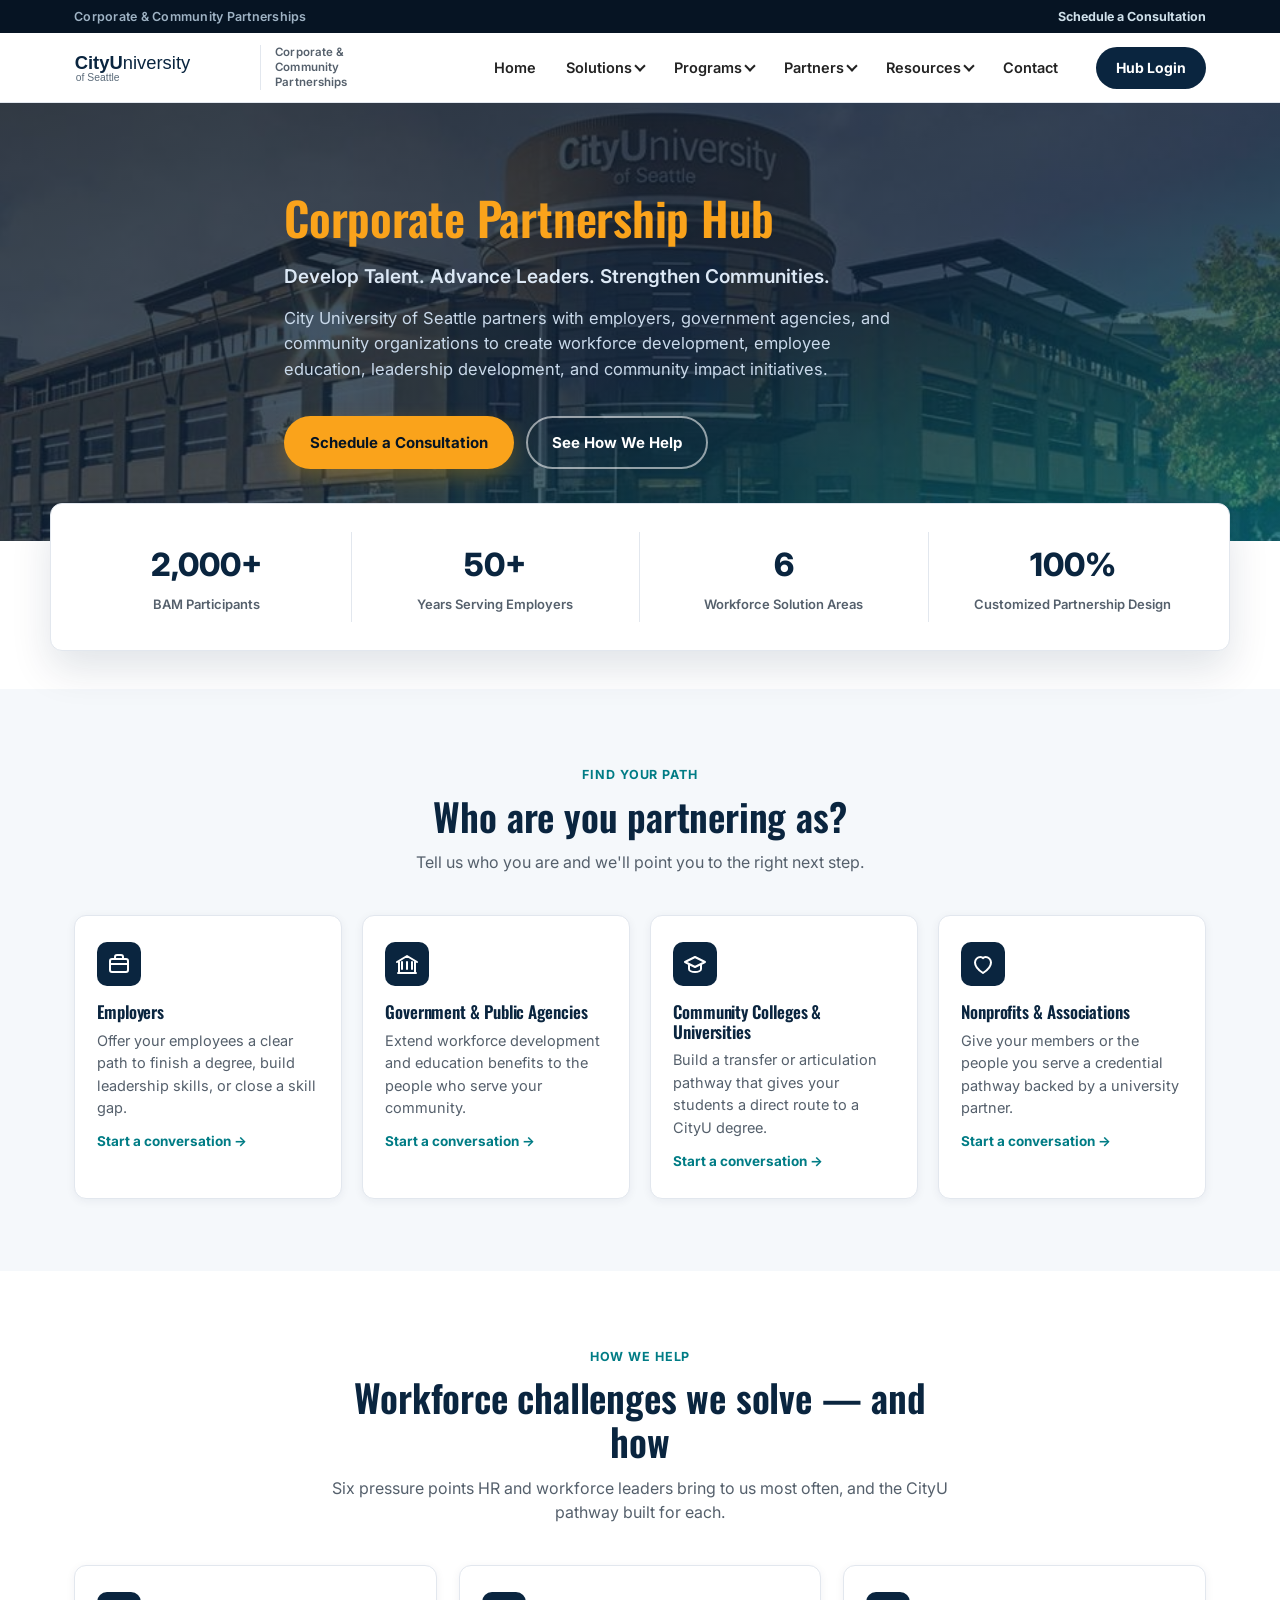
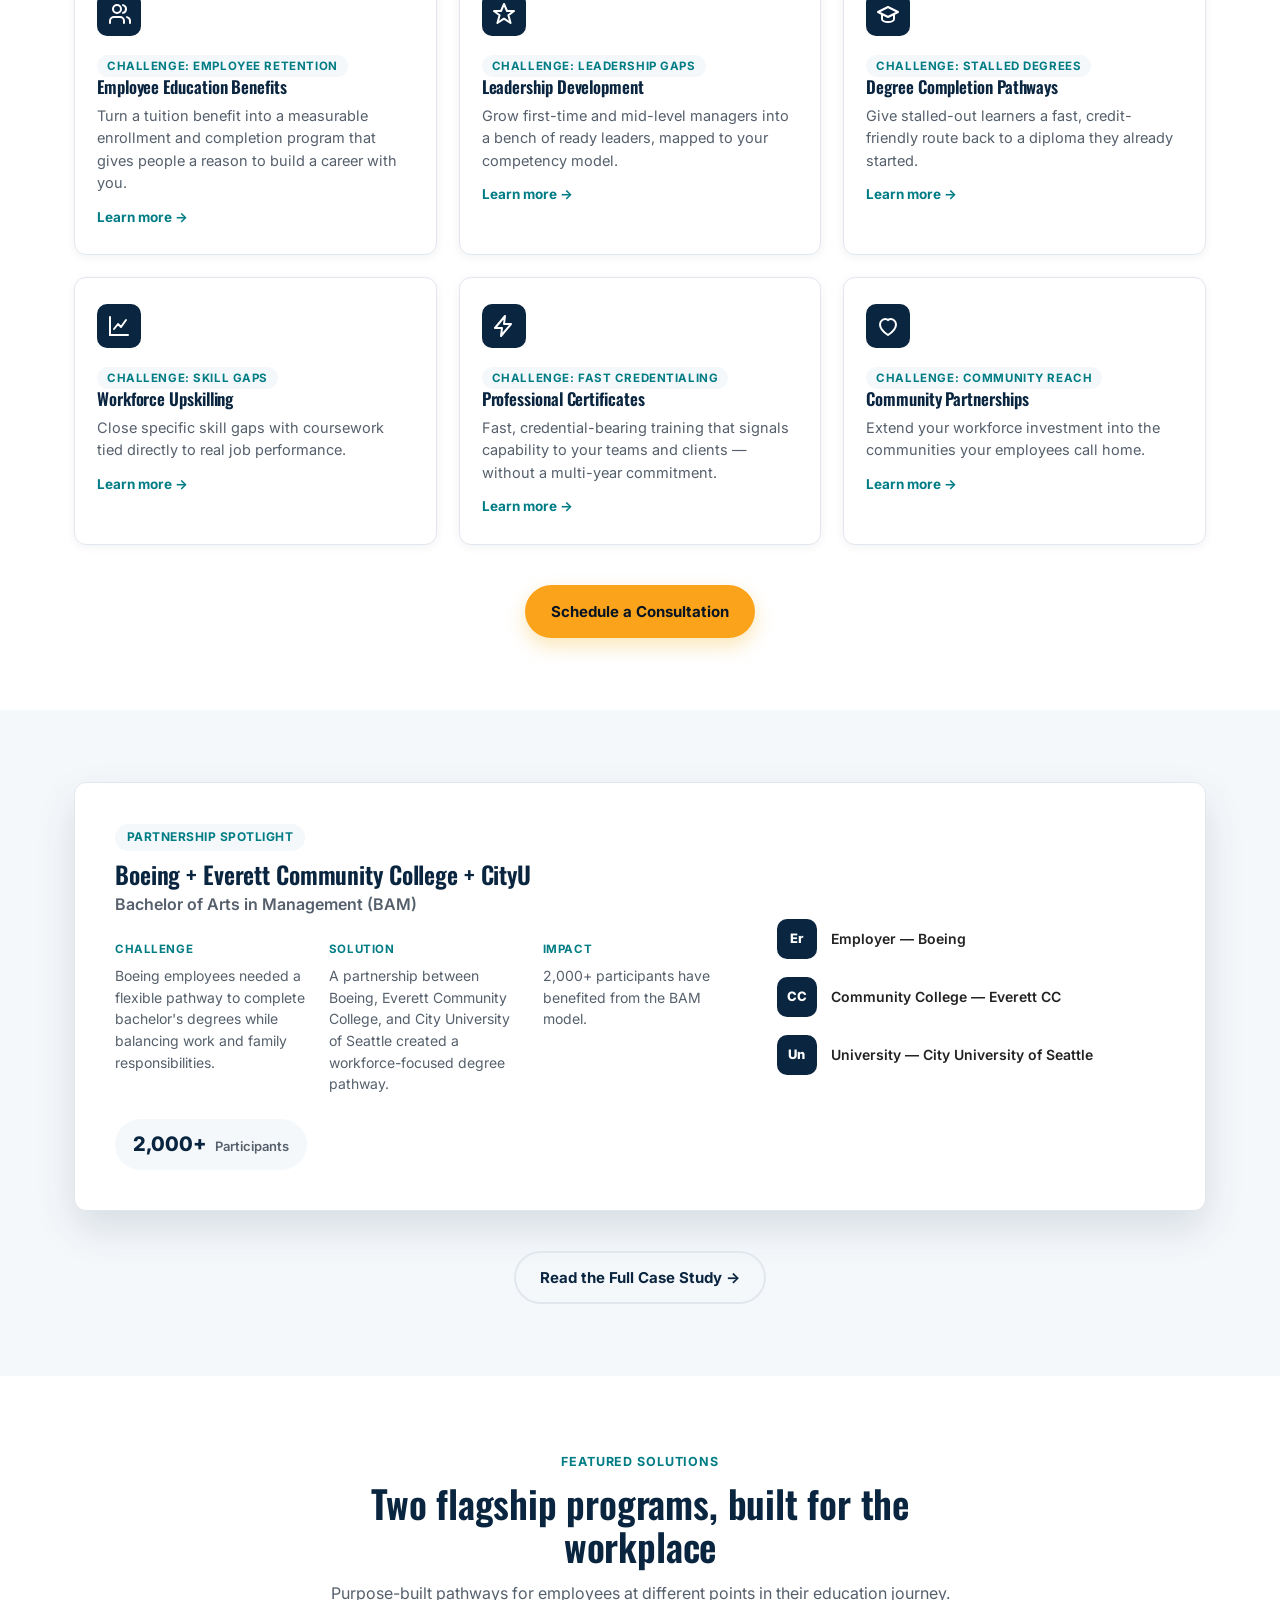
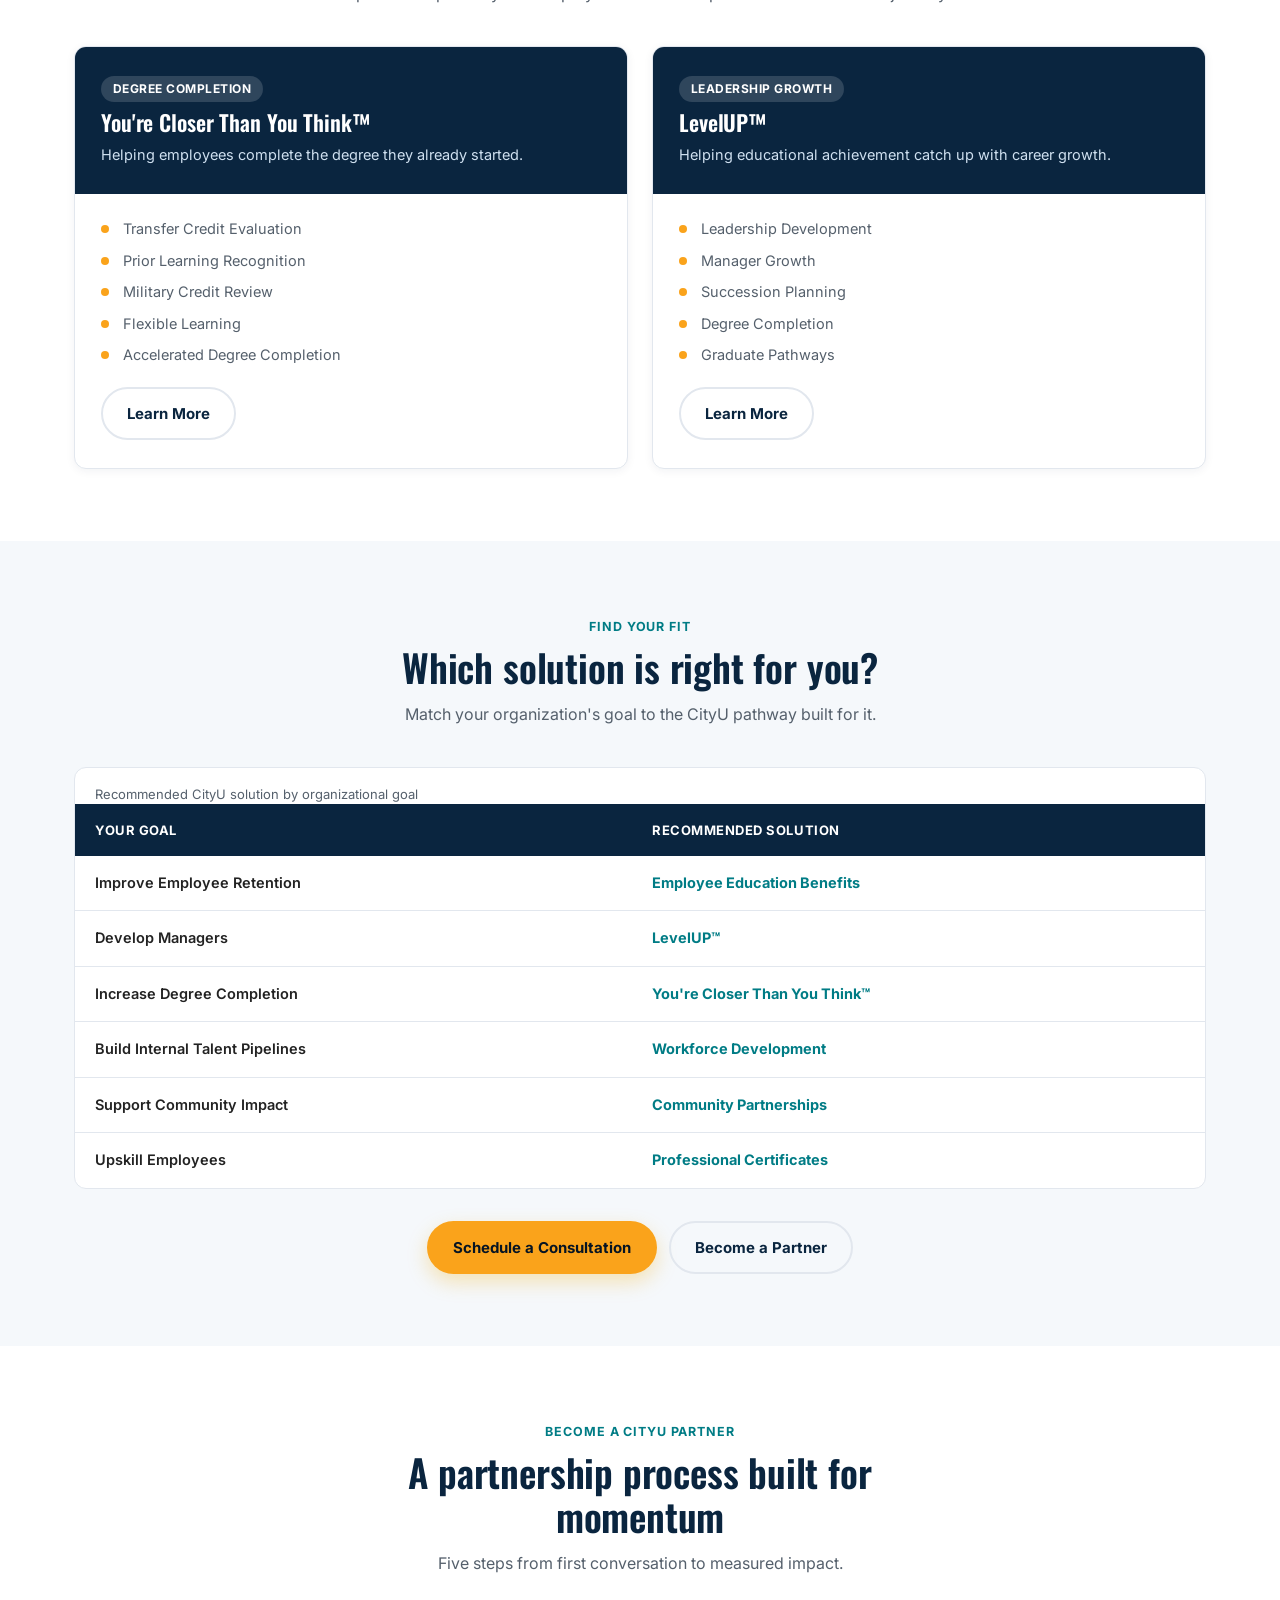
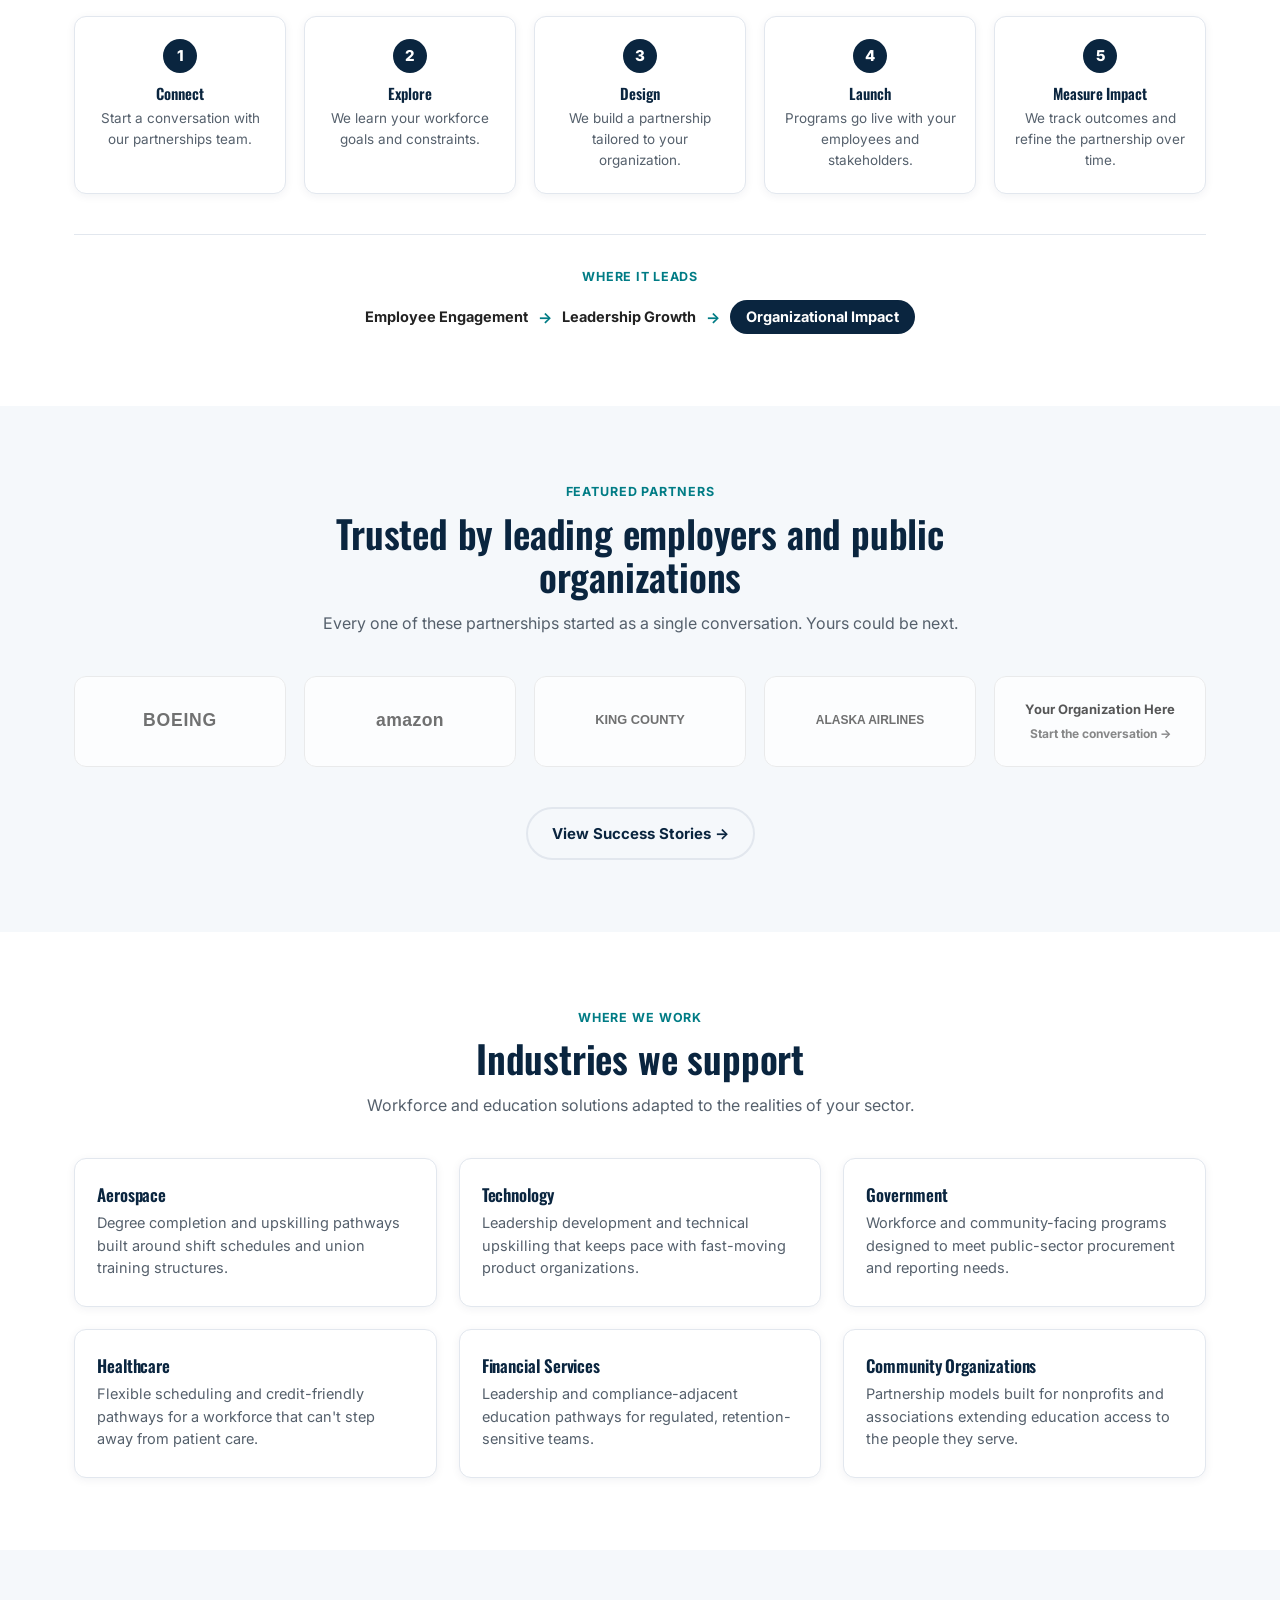
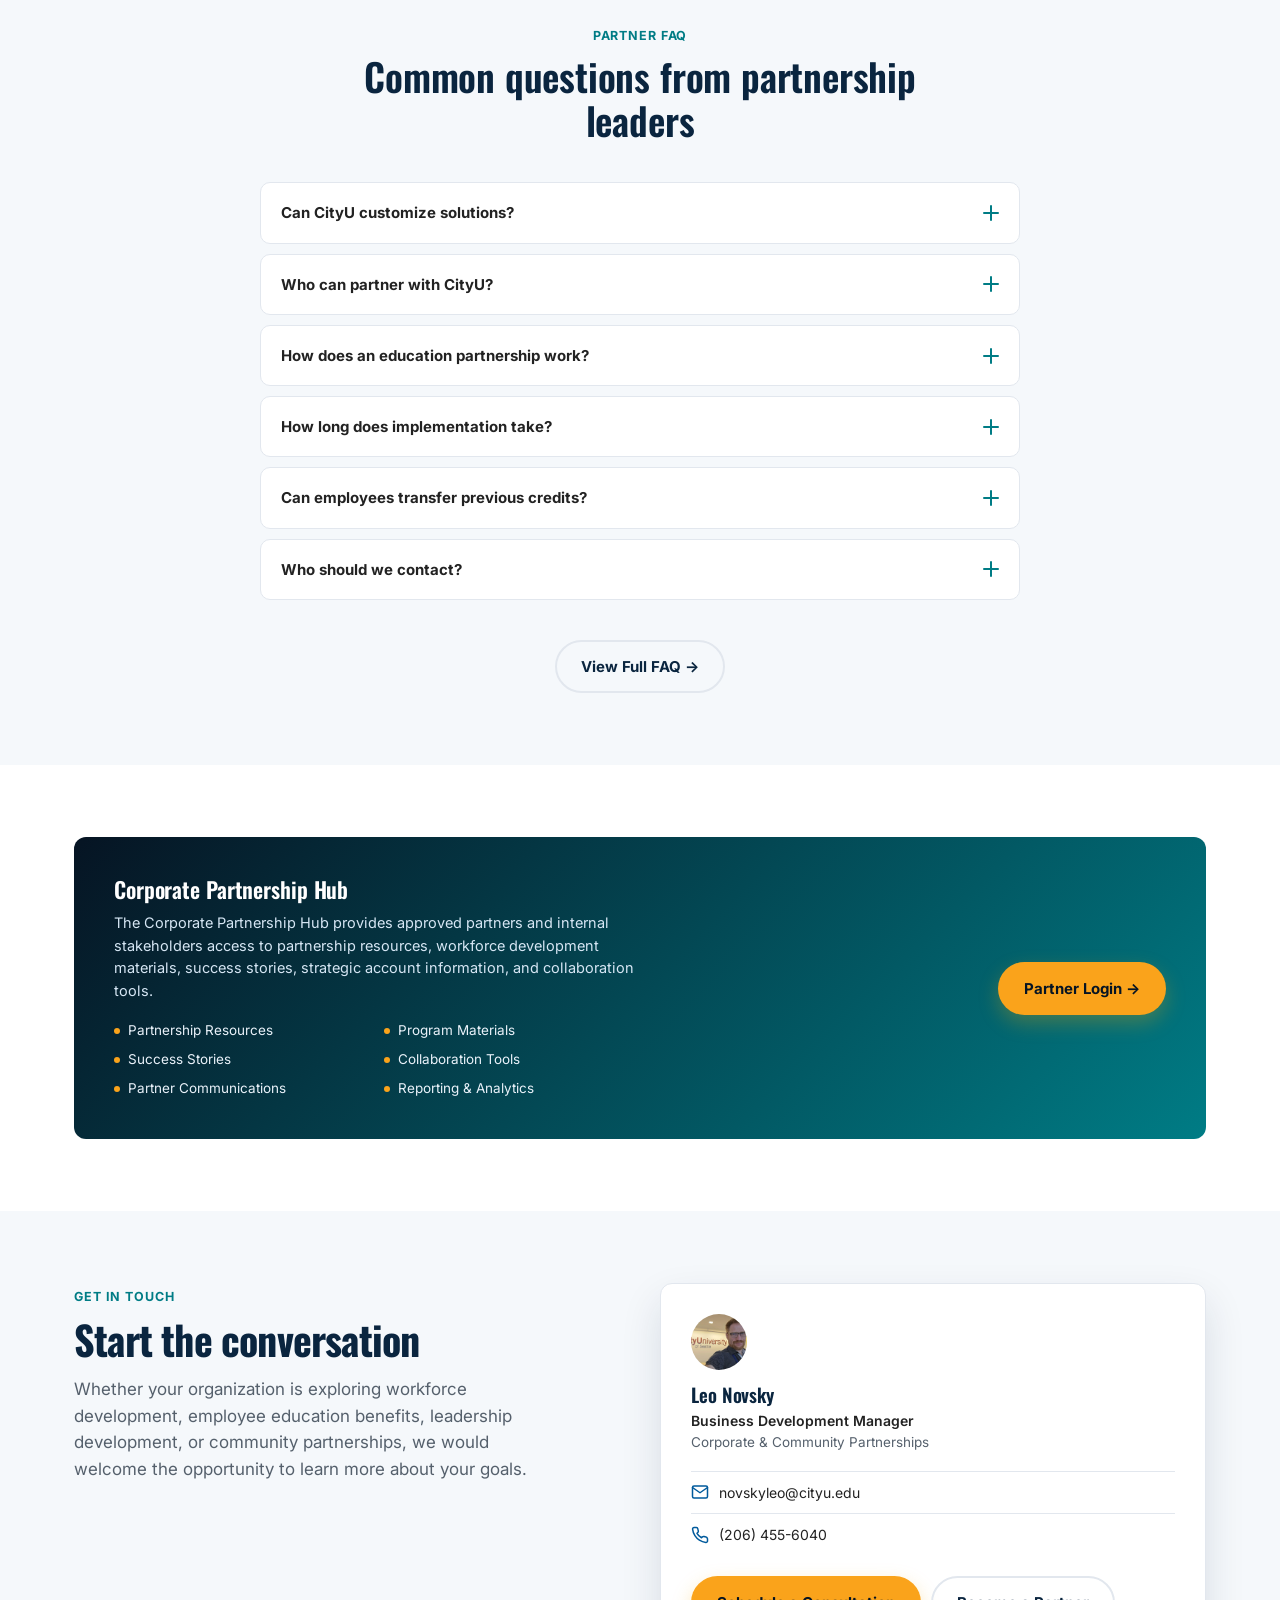
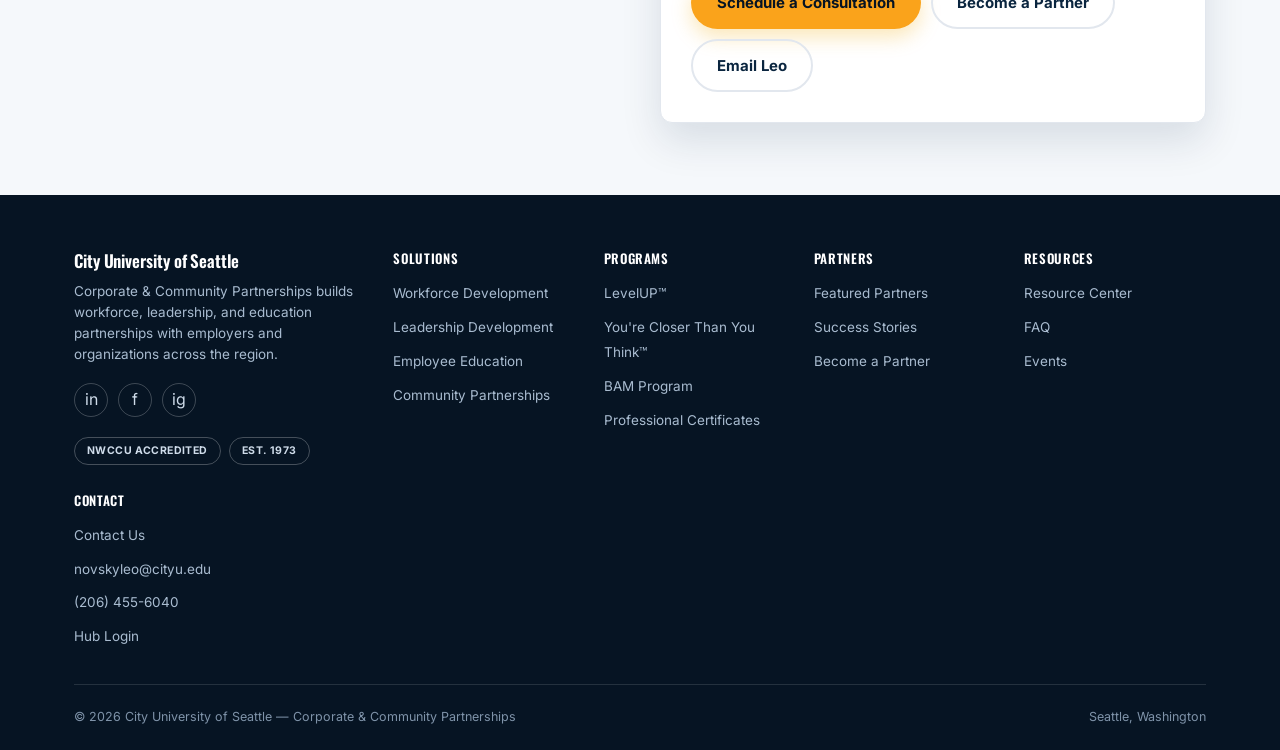
<file: index.html>
<!DOCTYPE html>
<html lang="en">
<head>
<meta charset="UTF-8">
<meta name="viewport" content="width=device-width, initial-scale=1.0">
<title>Corporate & Community Partnerships | City University of Seattle</title>
<meta name="description" content="City University of Seattle partners with employers, government agencies, and community organizations on workforce development, employee education, leadership development, and community impact.">
<link rel="preconnect" href="https://fonts.googleapis.com">
<link rel="preconnect" href="https://fonts.gstatic.com" crossorigin>
<link href="https://fonts.googleapis.com/css2?family=Inter:wght@400;500;600;700;800;900&family=Oswald:wght@400;500;600;700&display=swap" rel="stylesheet">
<link rel="stylesheet" href="assets/styles.css">
</head>
<body>

<header>
  <div class="utility-bar">
    <div class="container utility-bar-inner">
      <span class="utility-label">Corporate & Community Partnerships</span>
      <a href="contact.html" class="utility-link">Schedule a Consultation</a>
    </div>
  </div>
  <div class="nav-wrap">
    <a href="index.html" class="brand">
      <img src="assets/cityu-logo.svg" alt="City University of Seattle">
      <span class="brand-sub">Corporate &amp; Community Partnerships</span>
    </a>

    <nav class="primary-nav" id="primaryNav" aria-label="Primary">
      <ul>
        <li><a href="index.html">Home</a></li>

        <li class="has-dropdown">
          <button class="nav-top-btn" type="button" aria-expanded="false" aria-haspopup="true">Solutions <span class="caret" aria-hidden="true"></span></button>
          <div class="dropdown">
            <a href="workforce-solutions.html">Workforce Development</a>
            <a href="programs/levelup.html">Leadership Development</a>
            <a href="programs/closer-than-you-think.html">Employee Education</a>
            <a href="workforce-solutions.html#community">Community Partnerships</a>
          </div>
        </li>

        <li class="has-dropdown">
          <button class="nav-top-btn" type="button" aria-expanded="false" aria-haspopup="true">Programs <span class="caret" aria-hidden="true"></span></button>
          <div class="dropdown">
            <a href="programs/levelup.html">LevelUP&trade;</a>
            <a href="programs/closer-than-you-think.html">You're Closer Than You Think&trade;</a>
            <a href="programs/bam.html">BAM Program</a>
            <a href="programs/certificates.html">Professional Certificates</a>
          </div>
        </li>

        <li class="has-dropdown">
          <button class="nav-top-btn" type="button" aria-expanded="false" aria-haspopup="true">Partners <span class="caret" aria-hidden="true"></span></button>
          <div class="dropdown">
            <a href="partners.html">Featured Partners</a>
            <a href="success-stories.html">Success Stories</a>
            <a href="partners.html#process">Become a Partner</a>
          </div>
        </li>

        <li class="has-dropdown">
          <button class="nav-top-btn" type="button" aria-expanded="false" aria-haspopup="true">Resources <span class="caret" aria-hidden="true"></span></button>
          <div class="dropdown">
            <a href="resources.html">Resource Center</a>
            <a href="faq.html">FAQ</a>
            <a href="events.html">Events</a>
          </div>
        </li>

        <li><a href="contact.html">Contact</a></li>
      </ul>
      <a href="dashboard.html" class="btn-hub mobile-hub">Hub Login</a>
    </nav>

    <div class="nav-right">
      <a href="dashboard.html" class="btn-hub">Hub Login</a>
    </div>

    <button class="hamburger" id="hamburgerBtn" aria-label="Toggle navigation menu" aria-expanded="false">
      <span></span><span></span><span></span>
    </button>
  </div>
</header>

<a href="#main-content" class="skip-link">Skip to main content</a>

<main id="main-content">

<!-- ===== HERO ===== -->
<section class="hero" id="home">
  <div class="container hero-inner">
    <h1>
      <span class="line hero-accent">Corporate Partnership Hub</span>
    </h1>
    <p class="subhead">Develop Talent. Advance Leaders. Strengthen Communities.</p>
    <p class="body">City University of Seattle partners with employers, government agencies, and community organizations to create workforce development, employee education, leadership development, and community impact initiatives.</p>
    <div class="hero-actions">
      <a href="contact.html" class="btn btn-primary">Schedule a Consultation</a>
      <a href="#why-partner" class="btn btn-outline">See How We Help</a>
    </div>
  </div>
</section>

<!-- ===== TRUST BAND ===== -->
<div class="container trust-band">
  <div class="kpi-grid">
    <div class="kpi"><div class="num">2,000+</div><div class="label">BAM Participants</div></div>
    <div class="kpi"><div class="num">50+</div><div class="label">Years Serving Employers</div></div>
    <div class="kpi"><div class="num">6</div><div class="label">Workforce Solution Areas</div></div>
    <div class="kpi"><div class="num">100%</div><div class="label">Customized Partnership Design</div></div>
  </div>
</div>

<!-- ===== WHO WE PARTNER WITH ===== -->
<section class="section-alt" id="who-we-serve">
  <div class="container">
    <div class="section-head">
      <span class="eyebrow">Find Your Path</span>
      <h2>Who are you partnering as?</h2>
      <p>Tell us who you are and we'll point you to the right next step.</p>
    </div>
    <div class="grid-4">
      <a href="mailto:novskyleo@cityu.edu?subject=Employer%20Partnership%20Inquiry" class="value-card audience-card">
        <div class="icon-badge"><svg aria-hidden="true" focusable="false" width="24" height="24" viewBox="0 0 24 24" fill="none"><rect x="3" y="7" width="18" height="13" rx="2" stroke="white" stroke-width="2"/><path d="M8 7V5a2 2 0 0 1 2-2h4a2 2 0 0 1 2 2v2" stroke="white" stroke-width="2"/><path d="M3 12h18" stroke="white" stroke-width="2"/></svg></div>
        <h3>Employers</h3>
        <p>Offer your employees a clear path to finish a degree, build leadership skills, or close a skill gap.</p>
        <span class="audience-link">Start a conversation &rarr;</span>
      </a>
      <a href="mailto:novskyleo@cityu.edu?subject=Government%20Partnership%20Inquiry" class="value-card audience-card">
        <div class="icon-badge"><svg aria-hidden="true" focusable="false" width="24" height="24" viewBox="0 0 24 24" fill="none"><path d="M3 21h18M4 21V10M20 21V10M2 10l10-6 10 6M7 10v7M12 10v7M17 10v7" stroke="white" stroke-width="2" stroke-linecap="round" stroke-linejoin="round"/></svg></div>
        <h3>Government &amp; Public Agencies</h3>
        <p>Extend workforce development and education benefits to the people who serve your community.</p>
        <span class="audience-link">Start a conversation &rarr;</span>
      </a>
      <a href="mailto:novskyleo@cityu.edu?subject=Academic%20Partnership%20Inquiry" class="value-card audience-card">
        <div class="icon-badge"><svg aria-hidden="true" focusable="false" width="24" height="24" viewBox="0 0 24 24" fill="none"><path d="M22 10L12 5 2 10l10 5 10-5z" stroke="white" stroke-width="2" stroke-linejoin="round"/><path d="M6 12v5c0 1.7 2.7 3 6 3s6-1.3 6-3v-5" stroke="white" stroke-width="2"/></svg></div>
        <h3>Community Colleges &amp; Universities</h3>
        <p>Build a transfer or articulation pathway that gives your students a direct route to a CityU degree.</p>
        <span class="audience-link">Start a conversation &rarr;</span>
      </a>
      <a href="mailto:novskyleo@cityu.edu?subject=Community%20Partnership%20Inquiry" class="value-card audience-card">
        <div class="icon-badge"><svg aria-hidden="true" focusable="false" width="24" height="24" viewBox="0 0 24 24" fill="none"><path d="M12 21c-4.4-2.8-8-6.3-8-10.5A5.5 5.5 0 0 1 9.5 5c1 0 2 .4 2.5 1.1.5-.7 1.5-1.1 2.5-1.1A5.5 5.5 0 0 1 20 10.5c0 4.2-3.6 7.7-8 10.5z" stroke="white" stroke-width="2" stroke-linejoin="round"/></svg></div>
        <h3>Nonprofits &amp; Associations</h3>
        <p>Give your members or the people you serve a credential pathway backed by a university partner.</p>
        <span class="audience-link">Start a conversation &rarr;</span>
      </a>
    </div>
  </div>
</section>

<!-- ===== HOW WE HELP (merged: why-partner + challenges + customized) ===== -->
<section id="why-partner">
  <div class="container">
    <div class="section-head">
      <span class="eyebrow">How We Help</span>
      <h2>Workforce challenges we solve &mdash; and how</h2>
      <p>Six pressure points HR and workforce leaders bring to us most often, and the CityU pathway built for each.</p>
    </div>
    <div class="grid-3">
      <div class="value-card">
        <div class="icon-badge"><svg aria-hidden="true" focusable="false" width="24" height="24" viewBox="0 0 24 24" fill="none"><path d="M17 21v-2a4 4 0 0 0-4-4H7a4 4 0 0 0-4 4v2" stroke="white" stroke-width="2" stroke-linecap="round"/><circle cx="10" cy="7" r="4" stroke="white" stroke-width="2"/><path d="M23 21v-2a4 4 0 0 0-3-3.87M16 3.13a4 4 0 0 1 0 7.75" stroke="white" stroke-width="2" stroke-linecap="round"/></svg></div>
        <span class="res-type">Challenge: Employee Retention</span>
        <h3>Employee Education Benefits</h3>
        <p>Turn a tuition benefit into a measurable enrollment and completion program that gives people a reason to build a career with you.</p>
        <a href="workforce-solutions.html" class="audience-link">Learn more &rarr;</a>
      </div>
      <div class="value-card">
        <div class="icon-badge"><svg aria-hidden="true" focusable="false" width="24" height="24" viewBox="0 0 24 24" fill="none"><path d="M12 2l3 7h7l-5.6 4.3L18.6 21 12 16.7 5.4 21l2.2-7.7L2 9h7l3-7z" stroke="white" stroke-width="2" stroke-linejoin="round"/></svg></div>
        <span class="res-type">Challenge: Leadership Gaps</span>
        <h3>Leadership Development</h3>
        <p>Grow first-time and mid-level managers into a bench of ready leaders, mapped to your competency model.</p>
        <a href="programs/levelup.html" class="audience-link">Learn more &rarr;</a>
      </div>
      <div class="value-card">
        <div class="icon-badge"><svg aria-hidden="true" focusable="false" width="24" height="24" viewBox="0 0 24 24" fill="none"><path d="M22 10L12 5 2 10l10 5 10-5z" stroke="white" stroke-width="2" stroke-linejoin="round"/><path d="M6 12v5c0 1.7 2.7 3 6 3s6-1.3 6-3v-5" stroke="white" stroke-width="2"/></svg></div>
        <span class="res-type">Challenge: Stalled Degrees</span>
        <h3>Degree Completion Pathways</h3>
        <p>Give stalled-out learners a fast, credit-friendly route back to a diploma they already started.</p>
        <a href="programs/closer-than-you-think.html" class="audience-link">Learn more &rarr;</a>
      </div>
      <div class="value-card">
        <div class="icon-badge"><svg aria-hidden="true" focusable="false" width="24" height="24" viewBox="0 0 24 24" fill="none"><path d="M3 3v18h18" stroke="white" stroke-width="2" stroke-linecap="round"/><path d="M7 15l4-5 3 3 5-7" stroke="white" stroke-width="2" stroke-linecap="round" stroke-linejoin="round"/></svg></div>
        <span class="res-type">Challenge: Skill Gaps</span>
        <h3>Workforce Upskilling</h3>
        <p>Close specific skill gaps with coursework tied directly to real job performance.</p>
        <a href="workforce-solutions.html" class="audience-link">Learn more &rarr;</a>
      </div>
      <div class="value-card">
        <div class="icon-badge"><svg aria-hidden="true" focusable="false" width="24" height="24" viewBox="0 0 24 24" fill="none"><path d="M13 2L3 14h7l-1 8 10-12h-7l1-8z" stroke="white" stroke-width="2" stroke-linejoin="round"/></svg></div>
        <span class="res-type">Challenge: Fast Credentialing</span>
        <h3>Professional Certificates</h3>
        <p>Fast, credential-bearing training that signals capability to your teams and clients &mdash; without a multi-year commitment.</p>
        <a href="programs/certificates.html" class="audience-link">Learn more &rarr;</a>
      </div>
      <div class="value-card">
        <div class="icon-badge"><svg aria-hidden="true" focusable="false" width="24" height="24" viewBox="0 0 24 24" fill="none"><path d="M12 21c-4.4-2.8-8-6.3-8-10.5A5.5 5.5 0 0 1 9.5 5c1 0 2 .4 2.5 1.1.5-.7 1.5-1.1 2.5-1.1A5.5 5.5 0 0 1 20 10.5c0 4.2-3.6 7.7-8 10.5z" stroke="white" stroke-width="2" stroke-linejoin="round"/></svg></div>
        <span class="res-type">Challenge: Community Reach</span>
        <h3>Community Partnerships</h3>
        <p>Extend your workforce investment into the communities your employees call home.</p>
        <a href="workforce-solutions.html#community" class="audience-link">Learn more &rarr;</a>
      </div>
    </div>
    <div class="section-cta">
      <a href="contact.html" class="btn btn-primary">Schedule a Consultation</a>
    </div>
  </div>
</section>

<!-- ===== PARTNERSHIP SPOTLIGHT (promoted) ===== -->
<section class="section-alt" id="spotlight">
  <div class="container">
    <div class="spotlight">
      <div>
        <span class="tag">Partnership Spotlight</span>
        <h3>Boeing + Everett Community College + CityU</h3>
        <p class="subtitle">Bachelor of Arts in Management (BAM)</p>
        <div class="case-study-grid">
          <div class="case-block">
            <span class="case-label">Challenge</span>
            <p>Boeing employees needed a flexible pathway to complete bachelor's degrees while balancing work and family responsibilities.</p>
          </div>
          <div class="case-block">
            <span class="case-label">Solution</span>
            <p>A partnership between Boeing, Everett Community College, and City University of Seattle created a workforce-focused degree pathway.</p>
          </div>
          <div class="case-block">
            <span class="case-label">Impact</span>
            <p>2,000+ participants have benefited from the BAM model.</p>
          </div>
        </div>
        <div class="metric-pill">
          <span class="metric-num">2,000+</span>
          <span class="metric-label">Participants</span>
        </div>
      </div>
      <div class="partner-flow">
        <div class="flow-row">
          <div class="flow-badge">Er</div>
          <span class="flow-text">Employer &mdash; Boeing</span>
        </div>
        <div class="flow-row">
          <div class="flow-badge">CC</div>
          <span class="flow-text">Community College &mdash; Everett CC</span>
        </div>
        <div class="flow-row">
          <div class="flow-badge">Un</div>
          <span class="flow-text">University &mdash; City University of Seattle</span>
        </div>
      </div>
    </div>
    <div class="section-cta">
      <a href="programs/bam.html" class="btn btn-outline-dark">Read the Full Case Study &rarr;</a>
    </div>
  </div>
</section>

<!-- ===== FEATURED SOLUTIONS ===== -->
<section id="solutions">
  <div class="container">
    <div class="section-head">
      <span class="eyebrow">Featured Solutions</span>
      <h2>Two flagship programs, built for the workplace</h2>
      <p>Purpose-built pathways for employees at different points in their education journey.</p>
    </div>
    <div class="grid-2">
      <div class="solution-card">
        <div class="solution-head">
          <span class="tag">Degree Completion</span>
          <h3>You're Closer Than You Think&trade;</h3>
          <p>Helping employees complete the degree they already started.</p>
        </div>
        <div class="solution-body">
          <ul>
            <li>Transfer Credit Evaluation</li>
            <li>Prior Learning Recognition</li>
            <li>Military Credit Review</li>
            <li>Flexible Learning</li>
            <li>Accelerated Degree Completion</li>
          </ul>
          <a href="programs/closer-than-you-think.html" class="btn btn-outline-dark">Learn More</a>
        </div>
      </div>
      <div class="solution-card">
        <div class="solution-head">
          <span class="tag">Leadership Growth</span>
          <h3>LevelUP&trade;</h3>
          <p>Helping educational achievement catch up with career growth.</p>
        </div>
        <div class="solution-body">
          <ul>
            <li>Leadership Development</li>
            <li>Manager Growth</li>
            <li>Succession Planning</li>
            <li>Degree Completion</li>
            <li>Graduate Pathways</li>
          </ul>
          <a href="programs/levelup.html" class="btn btn-outline-dark">Learn More</a>
        </div>
      </div>
    </div>
  </div>
</section>

<!-- ===== SOLUTION FINDER ===== -->
<section class="section-alt" id="solution-finder">
  <div class="container">
    <div class="section-head">
      <span class="eyebrow">Find Your Fit</span>
      <h2>Which solution is right for you?</h2>
      <p>Match your organization's goal to the CityU pathway built for it.</p>
    </div>
    <div class="compare-table-wrap">
      <div class="compare-table-scroll" tabindex="0" role="region" aria-label="Recommended CityU solution by organizational goal, scrollable table">
      <table class="compare-table">
        <caption>Recommended CityU solution by organizational goal</caption>
        <thead>
          <tr>
            <th scope="col">Your Goal</th>
            <th scope="col">Recommended Solution</th>
          </tr>
        </thead>
        <tbody>
          <tr><td class="goal">Improve Employee Retention</td><td class="rec">Employee Education Benefits</td></tr>
          <tr><td class="goal">Develop Managers</td><td class="rec">LevelUP&trade;</td></tr>
          <tr><td class="goal">Increase Degree Completion</td><td class="rec">You're Closer Than You Think&trade;</td></tr>
          <tr><td class="goal">Build Internal Talent Pipelines</td><td class="rec">Workforce Development</td></tr>
          <tr><td class="goal">Support Community Impact</td><td class="rec">Community Partnerships</td></tr>
          <tr><td class="goal">Upskill Employees</td><td class="rec">Professional Certificates</td></tr>
        </tbody>
      </table>
      </div>
    </div>
    <div class="compare-actions">
      <a href="contact.html" class="btn btn-primary">Schedule a Consultation</a>
      <a href="#process" class="btn btn-outline-dark">Become a Partner</a>
    </div>
  </div>
</section>

<!-- ===== BECOME A PARTNER PROCESS ===== -->
<section id="process">
  <div class="container">
    <div class="section-head">
      <span class="eyebrow">Become a CityU Partner</span>
      <h2>A partnership process built for momentum</h2>
      <p>Five steps from first conversation to measured impact.</p>
    </div>
    <div class="process-track">
      <div class="process-step">
        <div class="process-num">1</div>
        <h4>Connect</h4>
        <p>Start a conversation with our partnerships team.</p>
      </div>
      <div class="process-step">
        <div class="process-num">2</div>
        <h4>Explore</h4>
        <p>We learn your workforce goals and constraints.</p>
      </div>
      <div class="process-step">
        <div class="process-num">3</div>
        <h4>Design</h4>
        <p>We build a partnership tailored to your organization.</p>
      </div>
      <div class="process-step">
        <div class="process-num">4</div>
        <h4>Launch</h4>
        <p>Programs go live with your employees and stakeholders.</p>
      </div>
      <div class="process-step">
        <div class="process-num">5</div>
        <h4>Measure Impact</h4>
        <p>We track outcomes and refine the partnership over time.</p>
      </div>
    </div>
    <div class="process-outcome">
      <span class="process-outcome-label">Where It Leads</span>
      <div class="process-outcome-flow">
        <span>Employee Engagement</span>
        <span class="process-outcome-arrow" aria-hidden="true">&rarr;</span>
        <span>Leadership Growth</span>
        <span class="process-outcome-arrow" aria-hidden="true">&rarr;</span>
        <span class="process-outcome-impact">Organizational Impact</span>
      </div>
    </div>
  </div>
</section>

<!-- ===== FEATURED PARTNERS ===== -->
<section class="section-alt" id="partners">
  <div class="container">
    <div class="section-head">
      <span class="eyebrow">Featured Partners</span>
      <h2>Trusted by leading employers and public organizations</h2>
      <p>Every one of these partnerships started as a single conversation. Yours could be next.</p>
    </div>
    <div class="grid-5 logo-wall">
      <div class="logo-tile"><img src="assets/logos/boeing.svg" alt="Boeing logo"></div>
      <div class="logo-tile"><img src="assets/logos/amazon.svg" alt="Amazon logo"></div>
      <div class="logo-tile"><img src="assets/logos/king-county.svg" alt="King County logo"></div>
      <div class="logo-tile"><img src="assets/logos/alaska-airlines.svg" alt="Alaska Airlines logo"></div>
      <a href="contact.html" class="logo-tile logo-tile-cta">
        <span class="logo-cta-title">Your Organization Here</span>
        <span class="logo-cta-arrow">Start the conversation &rarr;</span>
      </a>
    </div>
    <div class="section-cta">
      <a href="success-stories.html" class="btn btn-outline-dark">View Success Stories &rarr;</a>
    </div>
  </div>
</section>

<!-- ===== INDUSTRIES WE SUPPORT ===== -->
<section id="industries">
  <div class="container">
    <div class="section-head">
      <span class="eyebrow">Where We Work</span>
      <h2>Industries we support</h2>
      <p>Workforce and education solutions adapted to the realities of your sector.</p>
    </div>
    <div class="grid-3">
      <div class="industry-card">
        <h3>Aerospace</h3>
        <p>Degree completion and upskilling pathways built around shift schedules and union training structures.</p>
      </div>
      <div class="industry-card">
        <h3>Technology</h3>
        <p>Leadership development and technical upskilling that keeps pace with fast-moving product organizations.</p>
      </div>
      <div class="industry-card">
        <h3>Government</h3>
        <p>Workforce and community-facing programs designed to meet public-sector procurement and reporting needs.</p>
      </div>
      <div class="industry-card">
        <h3>Healthcare</h3>
        <p>Flexible scheduling and credit-friendly pathways for a workforce that can't step away from patient care.</p>
      </div>
      <div class="industry-card">
        <h3>Financial Services</h3>
        <p>Leadership and compliance-adjacent education pathways for regulated, retention-sensitive teams.</p>
      </div>
      <div class="industry-card">
        <h3>Community Organizations</h3>
        <p>Partnership models built for nonprofits and associations extending education access to the people they serve.</p>
      </div>
    </div>
  </div>
</section>

<!--
  TESTIMONIALS SECTION — NOT PUBLISHED.
  Do not uncomment until real, partner-approved quotes replace the sample copy below.
  The copy currently in this block is illustrative only and was never attributed to
  an actual partner. Publishing it as-is would put fabricated quotes on a live
  external-facing page.

<section class="section-alt" id="testimonials">
  <div class="container">
    <div class="section-head">
      <span class="eyebrow">Partner Perspectives</span>
      <h2>What partnership leaders say</h2>
      <p>Real, attributed feedback from CityU partners.</p>
    </div>
    <div class="grid-3">
      <div class="testimonial-card">
        <p class="testimonial-quote">CityU helped us create a workforce development strategy that aligned educational opportunities with our organizational goals.</p>
        <div class="testimonial-attribution">
          <span class="role">HR Leader</span>
          <span class="org">Regional Employer</span>
        </div>
      </div>
      <div class="testimonial-card">
        <p class="testimonial-quote">The flexibility of the partnership model allowed us to support employees at multiple stages of their careers.</p>
        <div class="testimonial-attribution">
          <span class="role">Learning &amp; Development Manager</span>
        </div>
      </div>
      <div class="testimonial-card">
        <p class="testimonial-quote">CityU worked alongside our organization to design solutions that addressed real workforce challenges.</p>
        <div class="testimonial-attribution">
          <span class="role">Workforce Development Director</span>
        </div>
      </div>
    </div>
  </div>
</section>
-->

<!-- ===== FAQ ===== -->
<section class="section-alt" id="faq">
  <div class="container">
    <div class="section-head">
      <span class="eyebrow">Partner FAQ</span>
      <h2>Common questions from partnership leaders</h2>
    </div>
    <div class="faq-list" id="faqList">
      <div class="faq-item">
        <button class="faq-question" type="button" id="faq-q-1" aria-expanded="false" aria-controls="faq-a-1">
          Can CityU customize solutions?
          <span class="plus" aria-hidden="true"></span>
        </button>
        <div class="faq-answer" id="faq-a-1" role="region" aria-labelledby="faq-q-1"><div class="faq-answer-inner">Yes. Every partnership is designed around your workforce goals, timeline, and existing benefits structure rather than a fixed program.</div></div>
      </div>
      <div class="faq-item">
        <button class="faq-question" type="button" id="faq-q-2" aria-expanded="false" aria-controls="faq-a-2">
          Who can partner with CityU?
          <span class="plus" aria-hidden="true"></span>
        </button>
        <div class="faq-answer" id="faq-a-2" role="region" aria-labelledby="faq-q-2"><div class="faq-answer-inner">Employers, government agencies, community colleges, nonprofits, and professional associations of any size can partner with CityU.</div></div>
      </div>
      <div class="faq-item">
        <button class="faq-question" type="button" id="faq-q-3" aria-expanded="false" aria-controls="faq-a-3">
          How does an education partnership work?
          <span class="plus" aria-hidden="true"></span>
        </button>
        <div class="faq-answer" id="faq-a-3" role="region" aria-labelledby="faq-q-3"><div class="faq-answer-inner">We start with a discovery conversation, design a solution around your workforce needs, then launch and measure outcomes together.</div></div>
      </div>
      <div class="faq-item">
        <button class="faq-question" type="button" id="faq-q-4" aria-expanded="false" aria-controls="faq-a-4">
          How long does implementation take?
          <span class="plus" aria-hidden="true"></span>
        </button>
        <div class="faq-answer" id="faq-a-4" role="region" aria-labelledby="faq-q-4"><div class="faq-answer-inner">Timelines vary by scope. Many partnerships move from initial conversation to program launch within a single term.</div></div>
      </div>
      <div class="faq-item">
        <button class="faq-question" type="button" id="faq-q-5" aria-expanded="false" aria-controls="faq-a-5">
          Can employees transfer previous credits?
          <span class="plus" aria-hidden="true"></span>
        </button>
        <div class="faq-answer" id="faq-a-5" role="region" aria-labelledby="faq-q-5"><div class="faq-answer-inner">Yes. CityU evaluates transfer credit, prior learning, and military credit as part of the You're Closer Than You Think&trade; pathway.</div></div>
      </div>
      <div class="faq-item">
        <button class="faq-question" type="button" id="faq-q-6" aria-expanded="false" aria-controls="faq-a-6">
          Who should we contact?
          <span class="plus" aria-hidden="true"></span>
        </button>
        <div class="faq-answer" id="faq-a-6" role="region" aria-labelledby="faq-q-6"><div class="faq-answer-inner">Reach out to Leo Novsky, Business Development Manager for Corporate &amp; Community Partnerships, to start the conversation.</div></div>
      </div>
    </div>
    <div class="section-cta">
      <a href="faq.html" class="btn btn-outline-dark">View Full FAQ &rarr;</a>
    </div>
  </div>
</section>

<!-- ===== CORPORATE PARTNERSHIP HUB ===== -->
<section id="hub">
  <div class="container">
    <div class="hub-banner">
      <div class="hub-banner-text">
        <h3>Corporate Partnership Hub</h3>
        <p>The Corporate Partnership Hub provides approved partners and internal stakeholders access to partnership resources, workforce development materials, success stories, strategic account information, and collaboration tools.</p>
        <div class="hub-feature-grid">
          <div class="hub-feature"><span class="dot"></span>Partnership Resources</div>
          <div class="hub-feature"><span class="dot"></span>Program Materials</div>
          <div class="hub-feature"><span class="dot"></span>Success Stories</div>
          <div class="hub-feature"><span class="dot"></span>Collaboration Tools</div>
          <div class="hub-feature"><span class="dot"></span>Partner Communications</div>
          <div class="hub-feature"><span class="dot"></span>Reporting &amp; Analytics</div>
        </div>
      </div>
      <a href="dashboard.html" class="btn btn-primary">Partner Login &rarr;</a>
    </div>
  </div>
</section>

<!-- ===== CONTACT ===== -->
<section class="section-alt" id="contact">
  <div class="container">
    <div class="contact-wrap">
      <div>
        <span class="eyebrow">Get In Touch</span>
        <h2 style="font-size:clamp(28px,4vw,40px);font-weight:800;color:var(--primary);margin:0 0 14px;letter-spacing:-0.02em;">Start the conversation</h2>
        <p style="color:var(--ink-soft);font-size:17px;max-width:480px;">Whether your organization is exploring workforce development, employee education benefits, leadership development, or community partnerships, we would welcome the opportunity to learn more about your goals.</p>
      </div>
      <div class="contact-card">
        <img class="contact-avatar" src="assets/photos/leo-novsky.jpg" alt="Leo Novsky">
        <h3>Leo Novsky</h3>
        <div class="role">Business Development Manager</div>
        <div class="dept">Corporate &amp; Community Partnerships</div>
        <div class="contact-detail">
          <svg aria-hidden="true" focusable="false" width="18" height="18" viewBox="0 0 24 24" fill="none"><path d="M4 4h16v16H4z" stroke="currentColor" stroke-width="0"/><path d="M2 6l10 7L22 6" stroke="#005a9c" stroke-width="2" stroke-linecap="round" stroke-linejoin="round"/><rect x="2" y="4" width="20" height="16" rx="2" stroke="#005a9c" stroke-width="2"/></svg>
          novskyleo@cityu.edu
        </div>
        <div class="contact-detail">
          <svg aria-hidden="true" focusable="false" width="18" height="18" viewBox="0 0 24 24" fill="none"><path d="M22 16.9v3a2 2 0 0 1-2.2 2 19.8 19.8 0 0 1-8.6-3.1 19.5 19.5 0 0 1-6-6A19.8 19.8 0 0 1 2.1 4.2 2 2 0 0 1 4.1 2h3a2 2 0 0 1 2 1.7c.1.9.3 1.8.6 2.7a2 2 0 0 1-.5 2.1L8 9.7a16 16 0 0 0 6 6l1.2-1.2a2 2 0 0 1 2.1-.5c.9.3 1.8.5 2.7.6a2 2 0 0 1 1.7 2z" stroke="#005a9c" stroke-width="2" stroke-linecap="round" stroke-linejoin="round"/></svg>
          (206) 455-6040
        </div>
        <div class="contact-actions">
          <a href="mailto:novskyleo@cityu.edu?subject=Schedule%20a%20Partnership%20Conversation" class="btn btn-primary">Schedule a Consultation</a>
          <a href="#process" class="btn btn-outline-dark">Become a Partner</a>
          <a href="mailto:novskyleo@cityu.edu" class="btn btn-outline-dark">Email Leo</a>
        </div>
      </div>
    </div>
  </div>
</section>

</main>

<!-- ===== FOOTER ===== -->
<footer>
  <div class="container">
    <div class="footer-grid">
      <div class="footer-brand">
        <h4>City University of Seattle</h4>
        <p>Corporate &amp; Community Partnerships builds workforce, leadership, and education partnerships with employers and organizations across the region.</p>
        <div class="footer-social">
          <a href="#" aria-label="LinkedIn">in</a>
          <a href="#" aria-label="Facebook">f</a>
          <a href="#" aria-label="Instagram">ig</a>
        </div>
        <div class="accreditation-badges">
          <span class="accreditation-badge">NWCCU Accredited</span>
          <span class="accreditation-badge">Est. 1973</span>
        </div>
      </div>
      <div class="footer-col">
        <h5>Solutions</h5>
        <ul>
          <li><a href="workforce-solutions.html">Workforce Development</a></li>
          <li><a href="programs/levelup.html">Leadership Development</a></li>
          <li><a href="programs/closer-than-you-think.html">Employee Education</a></li>
          <li><a href="workforce-solutions.html#community">Community Partnerships</a></li>
        </ul>
      </div>
      <div class="footer-col">
        <h5>Programs</h5>
        <ul>
          <li><a href="programs/levelup.html">LevelUP&trade;</a></li>
          <li><a href="programs/closer-than-you-think.html">You're Closer Than You Think&trade;</a></li>
          <li><a href="programs/bam.html">BAM Program</a></li>
          <li><a href="programs/certificates.html">Professional Certificates</a></li>
        </ul>
      </div>
      <div class="footer-col">
        <h5>Partners</h5>
        <ul>
          <li><a href="partners.html">Featured Partners</a></li>
          <li><a href="success-stories.html">Success Stories</a></li>
          <li><a href="partners.html#process">Become a Partner</a></li>
        </ul>
      </div>
      <div class="footer-col">
        <h5>Resources</h5>
        <ul>
          <li><a href="resources.html">Resource Center</a></li>
          <li><a href="faq.html">FAQ</a></li>
          <li><a href="events.html">Events</a></li>
        </ul>
      </div>
      <div class="footer-col">
        <h5>Contact</h5>
        <ul>
          <li><a href="contact.html">Contact Us</a></li>
          <li><a href="mailto:novskyleo@cityu.edu">novskyleo@cityu.edu</a></li>
          <li><a href="tel:2064556040">(206) 455-6040</a></li>
          <li><a href="dashboard.html">Hub Login</a></li>
        </ul>
      </div>
    </div>
    <div class="footer-bottom">
      <span>&copy; <span id="year"></span> City University of Seattle &mdash; Corporate &amp; Community Partnerships</span>
      <span>Seattle, Washington</span>
    </div>
  </div>
</footer>

<script src="assets/main.js"></script>

</body>
</html>
</file>
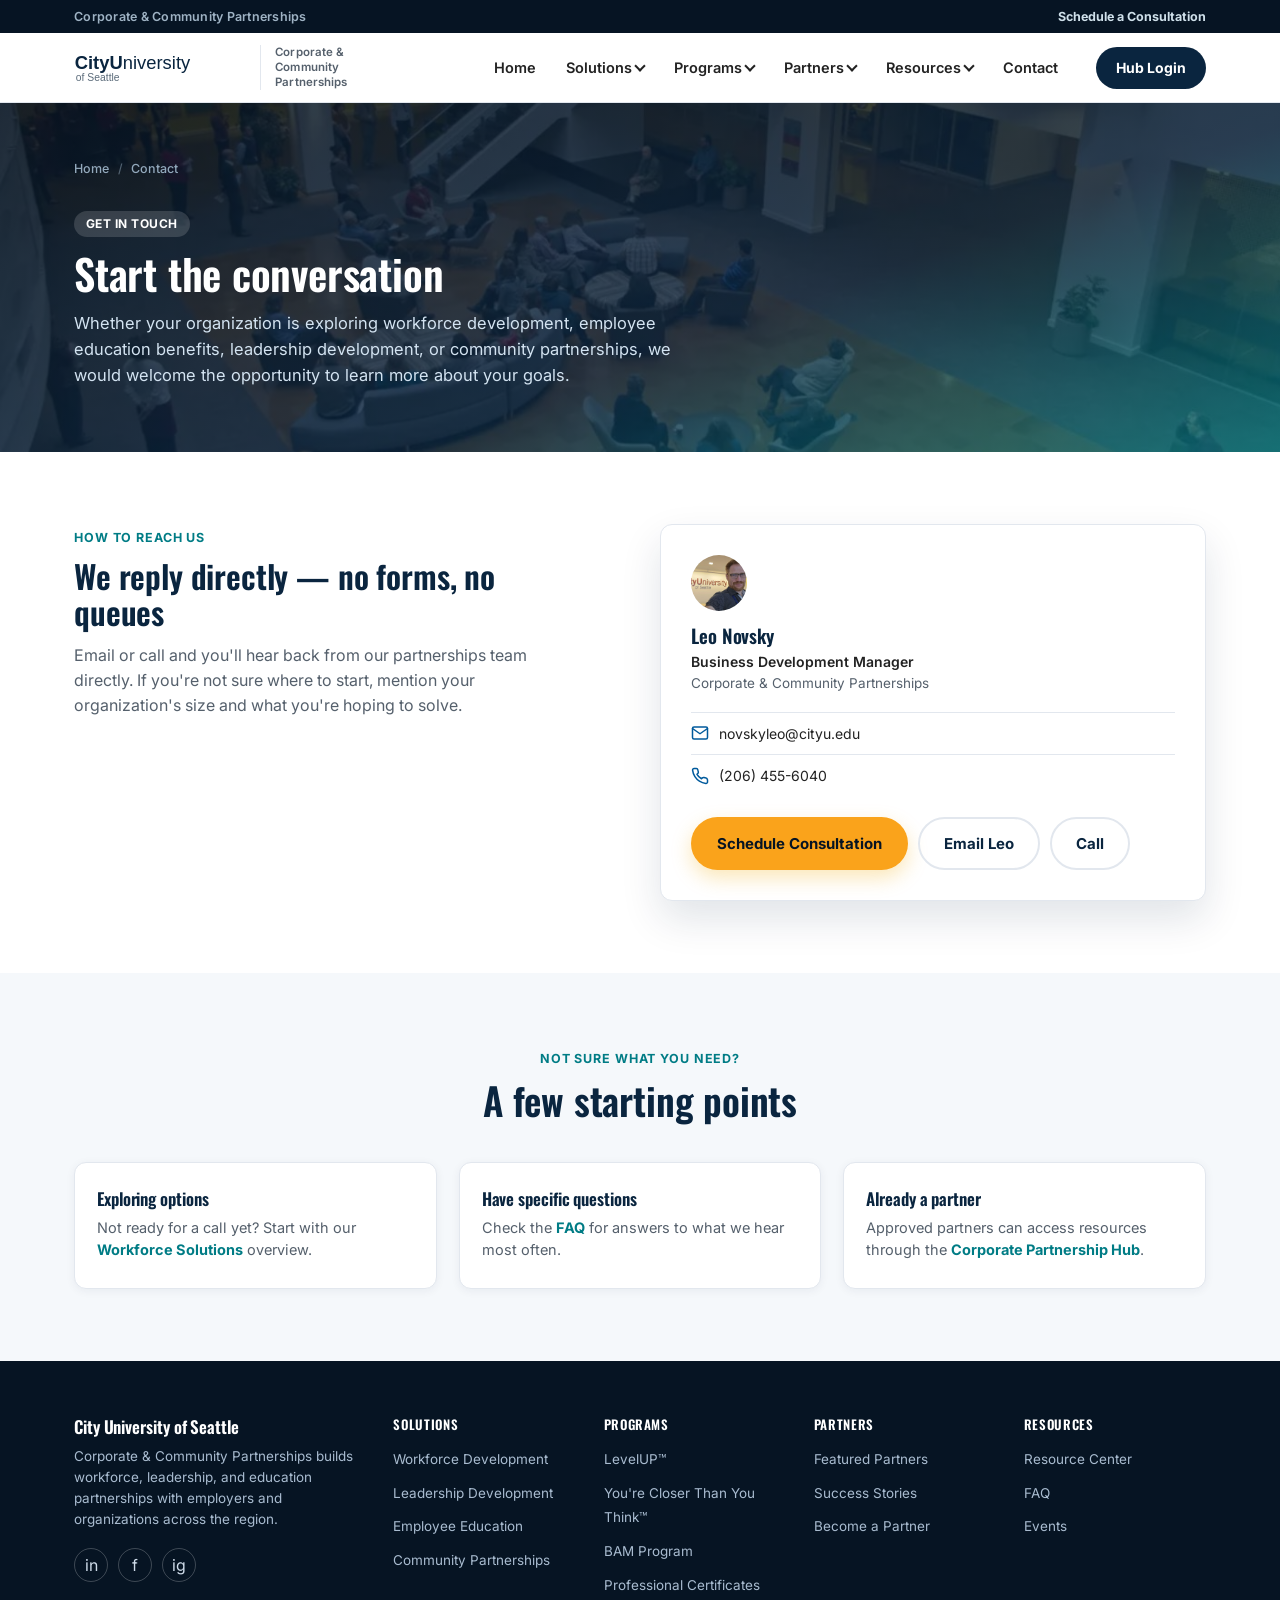
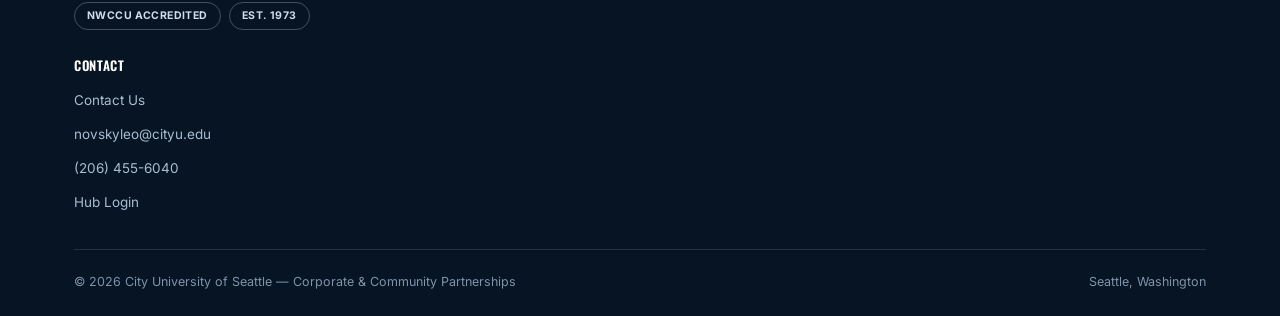
<file: contact.html>
<!DOCTYPE html>
<html lang="en">
<head>
<meta charset="UTF-8">
<meta name="viewport" content="width=device-width, initial-scale=1.0">
<title>Contact | City University of Seattle Corporate & Community Partnerships</title>
<meta name="description" content="Contact City University of Seattle's Corporate & Community Partnerships team to start a conversation about workforce development.">
<link rel="preconnect" href="https://fonts.googleapis.com">
<link rel="preconnect" href="https://fonts.gstatic.com" crossorigin>
<link href="https://fonts.googleapis.com/css2?family=Inter:wght@400;500;600;700;800;900&family=Oswald:wght@400;500;600;700&display=swap" rel="stylesheet">
<link rel="stylesheet" href="assets/styles.css">
</head>
<body>
<header>
  <div class="utility-bar">
    <div class="container utility-bar-inner">
      <span class="utility-label">Corporate & Community Partnerships</span>
      <a href="contact.html" class="utility-link">Schedule a Consultation</a>
    </div>
  </div>
  <div class="nav-wrap">
    <a href="index.html" class="brand">
      <img src="assets/cityu-logo.svg" alt="City University of Seattle">
      <span class="brand-sub">Corporate &amp; Community Partnerships</span>
    </a>

    <nav class="primary-nav" id="primaryNav" aria-label="Primary">
      <ul>
        <li><a href="index.html">Home</a></li>

        <li class="has-dropdown">
          <button class="nav-top-btn" type="button" aria-expanded="false" aria-haspopup="true">Solutions <span class="caret" aria-hidden="true"></span></button>
          <div class="dropdown">
            <a href="workforce-solutions.html">Workforce Development</a>
            <a href="programs/levelup.html">Leadership Development</a>
            <a href="programs/closer-than-you-think.html">Employee Education</a>
            <a href="workforce-solutions.html#community">Community Partnerships</a>
          </div>
        </li>

        <li class="has-dropdown">
          <button class="nav-top-btn" type="button" aria-expanded="false" aria-haspopup="true">Programs <span class="caret" aria-hidden="true"></span></button>
          <div class="dropdown">
            <a href="programs/levelup.html">LevelUP&trade;</a>
            <a href="programs/closer-than-you-think.html">You're Closer Than You Think&trade;</a>
            <a href="programs/bam.html">BAM Program</a>
            <a href="programs/certificates.html">Professional Certificates</a>
          </div>
        </li>

        <li class="has-dropdown">
          <button class="nav-top-btn" type="button" aria-expanded="false" aria-haspopup="true">Partners <span class="caret" aria-hidden="true"></span></button>
          <div class="dropdown">
            <a href="partners.html">Featured Partners</a>
            <a href="success-stories.html">Success Stories</a>
            <a href="partners.html#process">Become a Partner</a>
          </div>
        </li>

        <li class="has-dropdown">
          <button class="nav-top-btn" type="button" aria-expanded="false" aria-haspopup="true">Resources <span class="caret" aria-hidden="true"></span></button>
          <div class="dropdown">
            <a href="resources.html">Resource Center</a>
            <a href="faq.html">FAQ</a>
            <a href="events.html">Events</a>
          </div>
        </li>

        <li><a href="contact.html">Contact</a></li>
      </ul>
      <a href="dashboard.html" class="btn-hub mobile-hub">Hub Login</a>
    </nav>

    <div class="nav-right">
      <a href="dashboard.html" class="btn-hub">Hub Login</a>
    </div>

    <button class="hamburger" id="hamburgerBtn" aria-label="Toggle navigation menu" aria-expanded="false">
      <span></span><span></span><span></span>
    </button>
  </div>
</header>
<a href="#main-content" class="skip-link">Skip to main content</a>

<main id="main-content">

<section class="page-hero">
  <div class="container">
    <div class="breadcrumb"><a href="index.html">Home</a><span class="sep">/</span>Contact</div>
    <span class="tag">Get In Touch</span>
    <h1>Start the conversation</h1>
    <p class="lede">Whether your organization is exploring workforce development, employee education benefits, leadership development, or community partnerships, we would welcome the opportunity to learn more about your goals.</p>
  </div>
</section>

<section>
  <div class="container">
    <div class="contact-wrap">
      <div>
        <div class="section-head" style="text-align:left;margin:0;max-width:480px;">
          <span class="eyebrow">How to Reach Us</span>
          <h2 style="font-size:clamp(24px,3.4vw,32px);">We reply directly &mdash; no forms, no queues</h2>
          <p>Email or call and you'll hear back from our partnerships team directly. If you're not sure where to start, mention your organization's size and what you're hoping to solve.</p>
        </div>
      </div>
      <div class="contact-card">
        <img class="contact-avatar" src="assets/photos/leo-novsky.jpg" alt="Leo Novsky">
        <h3>Leo Novsky</h3>
        <div class="role">Business Development Manager</div>
        <div class="dept">Corporate &amp; Community Partnerships</div>
        <div class="contact-detail">
          <svg aria-hidden="true" focusable="false" width="18" height="18" viewBox="0 0 24 24" fill="none"><path d="M2 6l10 7L22 6" stroke="#005a9c" stroke-width="2" stroke-linecap="round" stroke-linejoin="round"/><rect x="2" y="4" width="20" height="16" rx="2" stroke="#005a9c" stroke-width="2"/></svg>
          novskyleo@cityu.edu
        </div>
        <div class="contact-detail">
          <svg aria-hidden="true" focusable="false" width="18" height="18" viewBox="0 0 24 24" fill="none"><path d="M22 16.9v3a2 2 0 0 1-2.2 2 19.8 19.8 0 0 1-8.6-3.1 19.5 19.5 0 0 1-6-6A19.8 19.8 0 0 1 2.1 4.2 2 2 0 0 1 4.1 2h3a2 2 0 0 1 2 1.7c.1.9.3 1.8.6 2.7a2 2 0 0 1-.5 2.1L8 9.7a16 16 0 0 0 6 6l1.2-1.2a2 2 0 0 1 2.1-.5c.9.3 1.8.5 2.7.6a2 2 0 0 1 1.7 2z" stroke="#005a9c" stroke-width="2" stroke-linecap="round" stroke-linejoin="round"/></svg>
          (206) 455-6040
        </div>
        <div class="contact-actions">
          <a href="mailto:novskyleo@cityu.edu?subject=Schedule%20a%20Partnership%20Conversation" class="btn btn-primary">Schedule Consultation</a>
          <a href="mailto:novskyleo@cityu.edu" class="btn btn-outline-dark">Email Leo</a>
          <a href="tel:2064556040" class="btn btn-outline-dark">Call</a>
        </div>
      </div>
    </div>
  </div>
</section>

<section class="section-alt">
  <div class="container">
    <div class="section-head">
      <span class="eyebrow">Not Sure What You Need?</span>
      <h2>A few starting points</h2>
    </div>
    <div class="grid-3">
      <div class="value-card"><h3>Exploring options</h3><p>Not ready for a call yet? Start with our <a href="workforce-solutions.html" style="color:var(--secondary);font-weight:700;">Workforce Solutions</a> overview.</p></div>
      <div class="value-card"><h3>Have specific questions</h3><p>Check the <a href="faq.html" style="color:var(--secondary);font-weight:700;">FAQ</a> for answers to what we hear most often.</p></div>
      <div class="value-card"><h3>Already a partner</h3><p>Approved partners can access resources through the <a href="dashboard.html" style="color:var(--secondary);font-weight:700;">Corporate Partnership Hub</a>.</p></div>
    </div>
  </div>
</section>

</main>

<footer>
  <div class="container">
    <div class="footer-grid">
      <div class="footer-brand">
        <h4>City University of Seattle</h4>
        <p>Corporate &amp; Community Partnerships builds workforce, leadership, and education partnerships with employers and organizations across the region.</p>
        <div class="footer-social">
          <a href="#" aria-label="LinkedIn">in</a>
          <a href="#" aria-label="Facebook">f</a>
          <a href="#" aria-label="Instagram">ig</a>
        </div>
        <div class="accreditation-badges">
          <span class="accreditation-badge">NWCCU Accredited</span>
          <span class="accreditation-badge">Est. 1973</span>
        </div>
      </div>
      <div class="footer-col">
        <h5>Solutions</h5>
        <ul>
          <li><a href="workforce-solutions.html">Workforce Development</a></li>
          <li><a href="programs/levelup.html">Leadership Development</a></li>
          <li><a href="programs/closer-than-you-think.html">Employee Education</a></li>
          <li><a href="workforce-solutions.html#community">Community Partnerships</a></li>
        </ul>
      </div>
      <div class="footer-col">
        <h5>Programs</h5>
        <ul>
          <li><a href="programs/levelup.html">LevelUP&trade;</a></li>
          <li><a href="programs/closer-than-you-think.html">You're Closer Than You Think&trade;</a></li>
          <li><a href="programs/bam.html">BAM Program</a></li>
          <li><a href="programs/certificates.html">Professional Certificates</a></li>
        </ul>
      </div>
      <div class="footer-col">
        <h5>Partners</h5>
        <ul>
          <li><a href="partners.html">Featured Partners</a></li>
          <li><a href="success-stories.html">Success Stories</a></li>
          <li><a href="partners.html#process">Become a Partner</a></li>
        </ul>
      </div>
      <div class="footer-col">
        <h5>Resources</h5>
        <ul>
          <li><a href="resources.html">Resource Center</a></li>
          <li><a href="faq.html">FAQ</a></li>
          <li><a href="events.html">Events</a></li>
        </ul>
      </div>
      <div class="footer-col">
        <h5>Contact</h5>
        <ul>
          <li><a href="contact.html">Contact Us</a></li>
          <li><a href="mailto:novskyleo@cityu.edu">novskyleo@cityu.edu</a></li>
          <li><a href="tel:2064556040">(206) 455-6040</a></li>
          <li><a href="dashboard.html">Hub Login</a></li>
        </ul>
      </div>
    </div>
    <div class="footer-bottom">
      <span>&copy; <span id="year"></span> City University of Seattle &mdash; Corporate &amp; Community Partnerships</span>
      <span>Seattle, Washington</span>
    </div>
  </div>
</footer>
<script src="assets/main.js"></script>

</body>
</html>
</file>
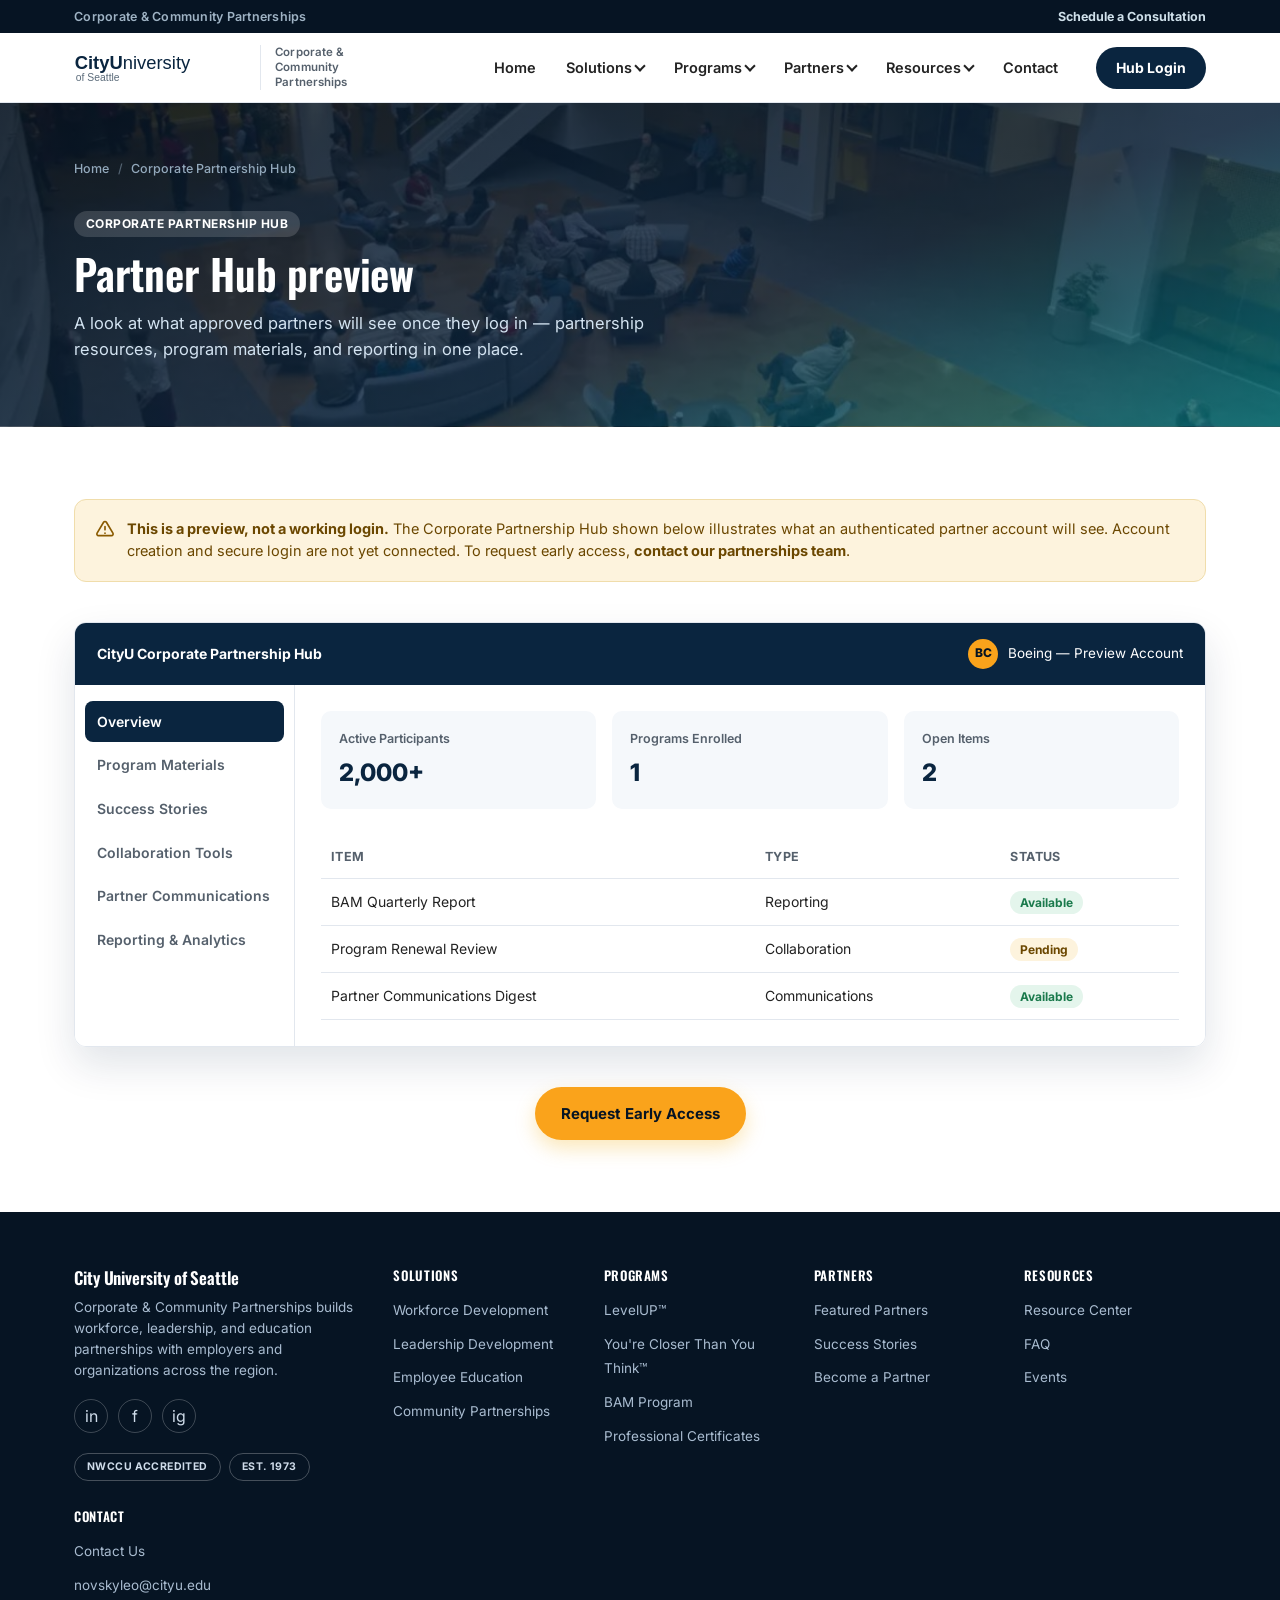
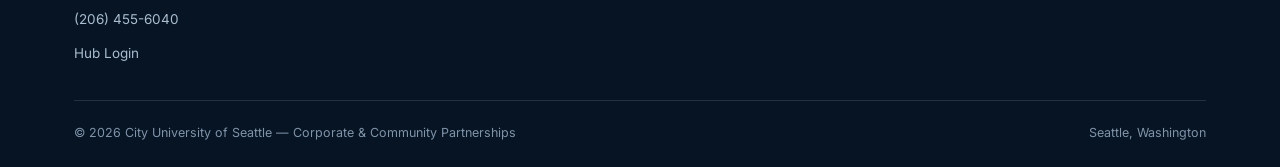
<file: dashboard.html>
<!DOCTYPE html>
<html lang="en">
<head>
<meta charset="UTF-8">
<meta name="viewport" content="width=device-width, initial-scale=1.0">
<title>Corporate Partnership Hub (Preview) | City University of Seattle</title>
<meta name="description" content="A preview of the City University of Seattle Corporate Partnership Hub. Account login is not yet available; contact our team for early access.">
<link rel="preconnect" href="https://fonts.googleapis.com">
<link rel="preconnect" href="https://fonts.gstatic.com" crossorigin>
<link href="https://fonts.googleapis.com/css2?family=Inter:wght@400;500;600;700;800;900&family=Oswald:wght@400;500;600;700&display=swap" rel="stylesheet">
<link rel="stylesheet" href="assets/styles.css">
</head>
<body>
<header>
  <div class="utility-bar">
    <div class="container utility-bar-inner">
      <span class="utility-label">Corporate & Community Partnerships</span>
      <a href="contact.html" class="utility-link">Schedule a Consultation</a>
    </div>
  </div>
  <div class="nav-wrap">
    <a href="index.html" class="brand">
      <img src="assets/cityu-logo.svg" alt="City University of Seattle">
      <span class="brand-sub">Corporate &amp; Community Partnerships</span>
    </a>

    <nav class="primary-nav" id="primaryNav" aria-label="Primary">
      <ul>
        <li><a href="index.html">Home</a></li>

        <li class="has-dropdown">
          <button class="nav-top-btn" type="button" aria-expanded="false" aria-haspopup="true">Solutions <span class="caret" aria-hidden="true"></span></button>
          <div class="dropdown">
            <a href="workforce-solutions.html">Workforce Development</a>
            <a href="programs/levelup.html">Leadership Development</a>
            <a href="programs/closer-than-you-think.html">Employee Education</a>
            <a href="workforce-solutions.html#community">Community Partnerships</a>
          </div>
        </li>

        <li class="has-dropdown">
          <button class="nav-top-btn" type="button" aria-expanded="false" aria-haspopup="true">Programs <span class="caret" aria-hidden="true"></span></button>
          <div class="dropdown">
            <a href="programs/levelup.html">LevelUP&trade;</a>
            <a href="programs/closer-than-you-think.html">You're Closer Than You Think&trade;</a>
            <a href="programs/bam.html">BAM Program</a>
            <a href="programs/certificates.html">Professional Certificates</a>
          </div>
        </li>

        <li class="has-dropdown">
          <button class="nav-top-btn" type="button" aria-expanded="false" aria-haspopup="true">Partners <span class="caret" aria-hidden="true"></span></button>
          <div class="dropdown">
            <a href="partners.html">Featured Partners</a>
            <a href="success-stories.html">Success Stories</a>
            <a href="partners.html#process">Become a Partner</a>
          </div>
        </li>

        <li class="has-dropdown">
          <button class="nav-top-btn" type="button" aria-expanded="false" aria-haspopup="true">Resources <span class="caret" aria-hidden="true"></span></button>
          <div class="dropdown">
            <a href="resources.html">Resource Center</a>
            <a href="faq.html">FAQ</a>
            <a href="events.html">Events</a>
          </div>
        </li>

        <li><a href="contact.html">Contact</a></li>
      </ul>
      <a href="dashboard.html" class="btn-hub mobile-hub">Hub Login</a>
    </nav>

    <div class="nav-right">
      <a href="dashboard.html" class="btn-hub">Hub Login</a>
    </div>

    <button class="hamburger" id="hamburgerBtn" aria-label="Toggle navigation menu" aria-expanded="false">
      <span></span><span></span><span></span>
    </button>
  </div>
</header>
<a href="#main-content" class="skip-link">Skip to main content</a>

<main id="main-content">

<section class="page-hero">
  <div class="container">
    <div class="breadcrumb"><a href="index.html">Home</a><span class="sep">/</span>Corporate Partnership Hub</div>
    <span class="tag">Corporate Partnership Hub</span>
    <h1>Partner Hub preview</h1>
    <p class="lede">A look at what approved partners will see once they log in &mdash; partnership resources, program materials, and reporting in one place.</p>
  </div>
</section>

<section>
  <div class="container">
    <div class="notice-banner">
      <svg width="20" height="20" viewBox="0 0 24 24" fill="none" aria-hidden="true" focusable="false"><path d="M12 9v4M12 17h.01M10.3 3.9L2.5 17a2 2 0 0 0 1.7 3h15.6a2 2 0 0 0 1.7-3L13.7 3.9a2 2 0 0 0-3.4 0z" stroke="#8a5a00" stroke-width="2" stroke-linecap="round" stroke-linejoin="round"/></svg>
      <p><strong>This is a preview, not a working login.</strong> The Corporate Partnership Hub shown below illustrates what an authenticated partner account will see. Account creation and secure login are not yet connected. To request early access, <a href="contact.html" style="color:#6b4700;font-weight:700;">contact our partnerships team</a>.</p>
    </div>

    <div class="dash-shell">
      <div class="dash-topbar">
        <strong>CityU Corporate Partnership Hub</strong>
        <div class="dash-user">
          <div class="dash-avatar">BC</div>
          Boeing &mdash; Preview Account
        </div>
      </div>
      <div class="dash-body">
        <nav class="dash-sidebar" aria-label="Hub sections (preview)">
          <a href="#" class="active">Overview</a>
          <a href="#">Program Materials</a>
          <a href="#">Success Stories</a>
          <a href="#">Collaboration Tools</a>
          <a href="#">Partner Communications</a>
          <a href="#">Reporting &amp; Analytics</a>
        </nav>
        <div class="dash-main">
          <div class="dash-widget-grid">
            <div class="dash-widget"><div class="w-label">Active Participants</div><div class="w-value">2,000+</div></div>
            <div class="dash-widget"><div class="w-label">Programs Enrolled</div><div class="w-value">1</div></div>
            <div class="dash-widget"><div class="w-label">Open Items</div><div class="w-value">2</div></div>
          </div>
          <table class="dash-table">
            <thead>
              <tr><th scope="col">Item</th><th scope="col">Type</th><th scope="col">Status</th></tr>
            </thead>
            <tbody>
              <tr><td>BAM Quarterly Report</td><td>Reporting</td><td><span class="dash-status active">Available</span></td></tr>
              <tr><td>Program Renewal Review</td><td>Collaboration</td><td><span class="dash-status pending">Pending</span></td></tr>
              <tr><td>Partner Communications Digest</td><td>Communications</td><td><span class="dash-status active">Available</span></td></tr>
            </tbody>
          </table>
        </div>
      </div>
    </div>

    <div class="section-cta">
      <a href="contact.html" class="btn btn-primary">Request Early Access</a>
    </div>
  </div>
</section>

</main>

<footer>
  <div class="container">
    <div class="footer-grid">
      <div class="footer-brand">
        <h4>City University of Seattle</h4>
        <p>Corporate &amp; Community Partnerships builds workforce, leadership, and education partnerships with employers and organizations across the region.</p>
        <div class="footer-social">
          <a href="#" aria-label="LinkedIn">in</a>
          <a href="#" aria-label="Facebook">f</a>
          <a href="#" aria-label="Instagram">ig</a>
        </div>
        <div class="accreditation-badges">
          <span class="accreditation-badge">NWCCU Accredited</span>
          <span class="accreditation-badge">Est. 1973</span>
        </div>
      </div>
      <div class="footer-col">
        <h5>Solutions</h5>
        <ul>
          <li><a href="workforce-solutions.html">Workforce Development</a></li>
          <li><a href="programs/levelup.html">Leadership Development</a></li>
          <li><a href="programs/closer-than-you-think.html">Employee Education</a></li>
          <li><a href="workforce-solutions.html#community">Community Partnerships</a></li>
        </ul>
      </div>
      <div class="footer-col">
        <h5>Programs</h5>
        <ul>
          <li><a href="programs/levelup.html">LevelUP&trade;</a></li>
          <li><a href="programs/closer-than-you-think.html">You're Closer Than You Think&trade;</a></li>
          <li><a href="programs/bam.html">BAM Program</a></li>
          <li><a href="programs/certificates.html">Professional Certificates</a></li>
        </ul>
      </div>
      <div class="footer-col">
        <h5>Partners</h5>
        <ul>
          <li><a href="partners.html">Featured Partners</a></li>
          <li><a href="success-stories.html">Success Stories</a></li>
          <li><a href="partners.html#process">Become a Partner</a></li>
        </ul>
      </div>
      <div class="footer-col">
        <h5>Resources</h5>
        <ul>
          <li><a href="resources.html">Resource Center</a></li>
          <li><a href="faq.html">FAQ</a></li>
          <li><a href="events.html">Events</a></li>
        </ul>
      </div>
      <div class="footer-col">
        <h5>Contact</h5>
        <ul>
          <li><a href="contact.html">Contact Us</a></li>
          <li><a href="mailto:novskyleo@cityu.edu">novskyleo@cityu.edu</a></li>
          <li><a href="tel:2064556040">(206) 455-6040</a></li>
          <li><a href="dashboard.html">Hub Login</a></li>
        </ul>
      </div>
    </div>
    <div class="footer-bottom">
      <span>&copy; <span id="year"></span> City University of Seattle &mdash; Corporate &amp; Community Partnerships</span>
      <span>Seattle, Washington</span>
    </div>
  </div>
</footer>
<script src="assets/main.js"></script>

</body>
</html>
</file>
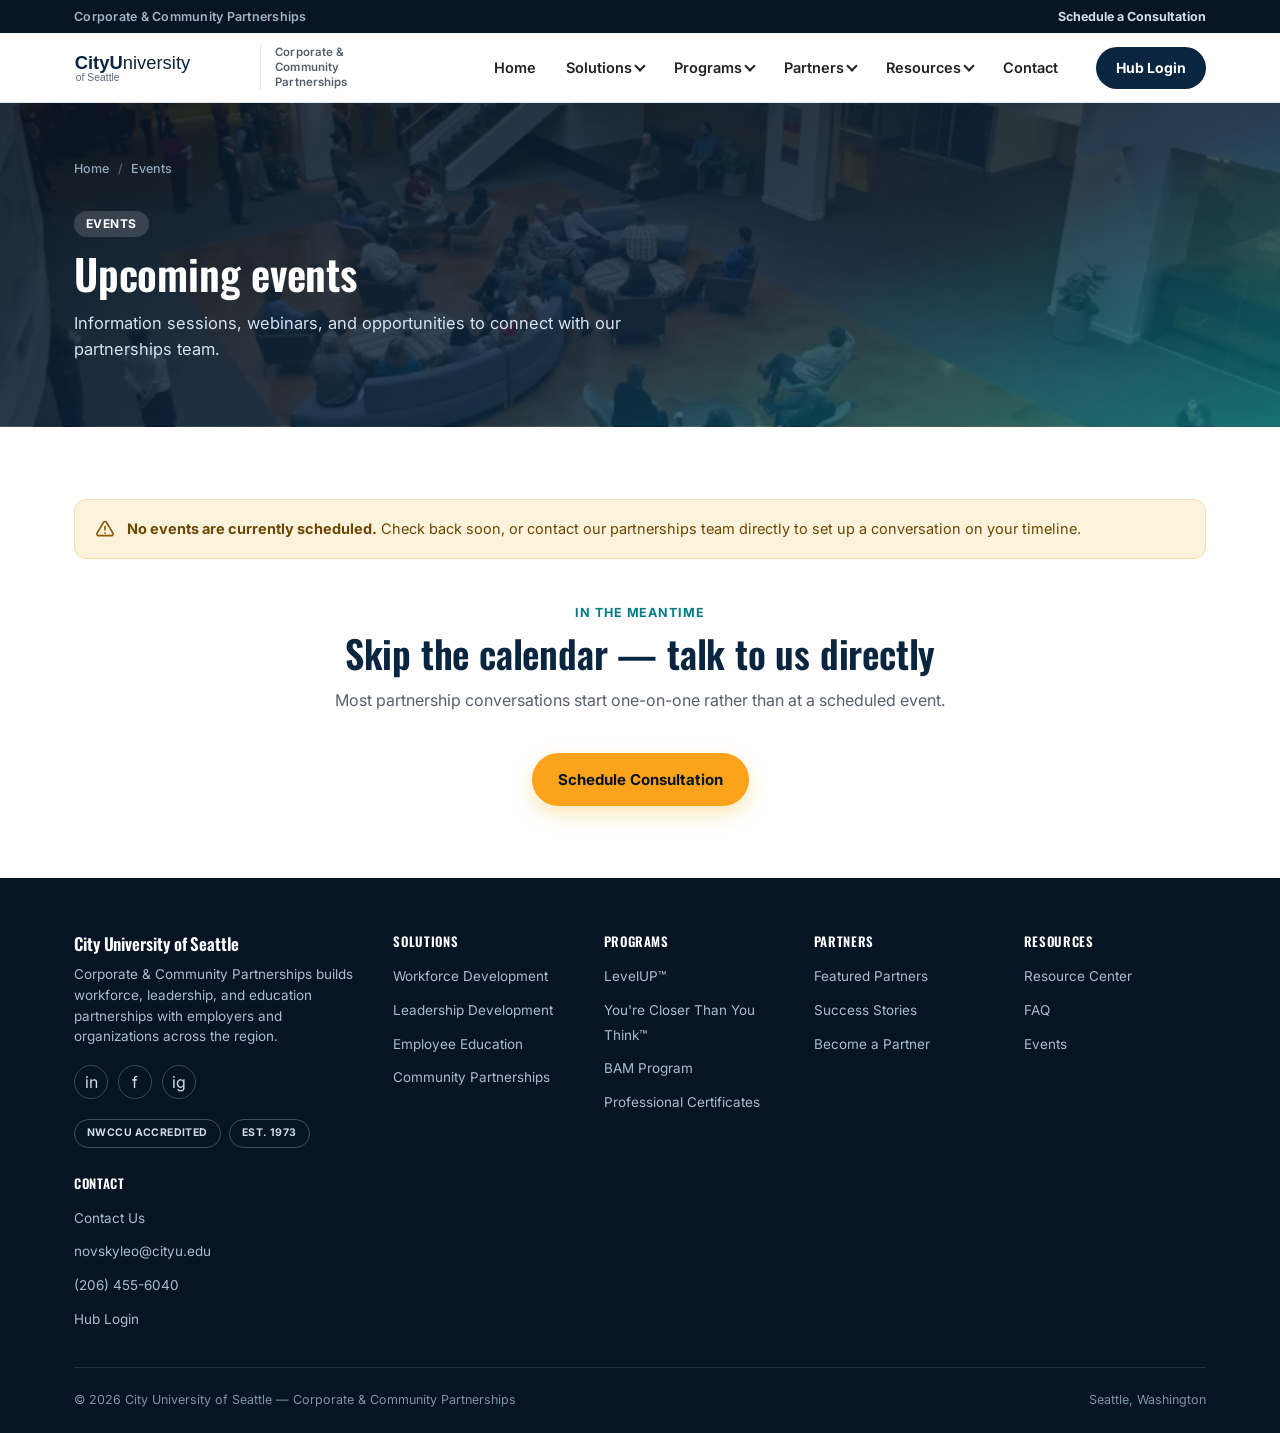
<file: events.html>
<!DOCTYPE html>
<html lang="en">
<head>
<meta charset="UTF-8">
<meta name="viewport" content="width=device-width, initial-scale=1.0">
<title>Events | City University of Seattle Corporate & Community Partnerships</title>
<meta name="description" content="Upcoming events and information sessions from City University of Seattle Corporate & Community Partnerships.">
<link rel="preconnect" href="https://fonts.googleapis.com">
<link rel="preconnect" href="https://fonts.gstatic.com" crossorigin>
<link href="https://fonts.googleapis.com/css2?family=Inter:wght@400;500;600;700;800;900&family=Oswald:wght@400;500;600;700&display=swap" rel="stylesheet">
<link rel="stylesheet" href="assets/styles.css">
</head>
<body>
<header>
  <div class="utility-bar">
    <div class="container utility-bar-inner">
      <span class="utility-label">Corporate & Community Partnerships</span>
      <a href="contact.html" class="utility-link">Schedule a Consultation</a>
    </div>
  </div>
  <div class="nav-wrap">
    <a href="index.html" class="brand">
      <img src="assets/cityu-logo.svg" alt="City University of Seattle">
      <span class="brand-sub">Corporate &amp; Community Partnerships</span>
    </a>

    <nav class="primary-nav" id="primaryNav" aria-label="Primary">
      <ul>
        <li><a href="index.html">Home</a></li>

        <li class="has-dropdown">
          <button class="nav-top-btn" type="button" aria-expanded="false" aria-haspopup="true">Solutions <span class="caret" aria-hidden="true"></span></button>
          <div class="dropdown">
            <a href="workforce-solutions.html">Workforce Development</a>
            <a href="programs/levelup.html">Leadership Development</a>
            <a href="programs/closer-than-you-think.html">Employee Education</a>
            <a href="workforce-solutions.html#community">Community Partnerships</a>
          </div>
        </li>

        <li class="has-dropdown">
          <button class="nav-top-btn" type="button" aria-expanded="false" aria-haspopup="true">Programs <span class="caret" aria-hidden="true"></span></button>
          <div class="dropdown">
            <a href="programs/levelup.html">LevelUP&trade;</a>
            <a href="programs/closer-than-you-think.html">You're Closer Than You Think&trade;</a>
            <a href="programs/bam.html">BAM Program</a>
            <a href="programs/certificates.html">Professional Certificates</a>
          </div>
        </li>

        <li class="has-dropdown">
          <button class="nav-top-btn" type="button" aria-expanded="false" aria-haspopup="true">Partners <span class="caret" aria-hidden="true"></span></button>
          <div class="dropdown">
            <a href="partners.html">Featured Partners</a>
            <a href="success-stories.html">Success Stories</a>
            <a href="partners.html#process">Become a Partner</a>
          </div>
        </li>

        <li class="has-dropdown">
          <button class="nav-top-btn" type="button" aria-expanded="false" aria-haspopup="true">Resources <span class="caret" aria-hidden="true"></span></button>
          <div class="dropdown">
            <a href="resources.html">Resource Center</a>
            <a href="faq.html">FAQ</a>
            <a href="events.html">Events</a>
          </div>
        </li>

        <li><a href="contact.html">Contact</a></li>
      </ul>
      <a href="dashboard.html" class="btn-hub mobile-hub">Hub Login</a>
    </nav>

    <div class="nav-right">
      <a href="dashboard.html" class="btn-hub">Hub Login</a>
    </div>

    <button class="hamburger" id="hamburgerBtn" aria-label="Toggle navigation menu" aria-expanded="false">
      <span></span><span></span><span></span>
    </button>
  </div>
</header>
<a href="#main-content" class="skip-link">Skip to main content</a>

<main id="main-content">

<section class="page-hero">
  <div class="container">
    <div class="breadcrumb"><a href="index.html">Home</a><span class="sep">/</span>Events</div>
    <span class="tag">Events</span>
    <h1>Upcoming events</h1>
    <p class="lede">Information sessions, webinars, and opportunities to connect with our partnerships team.</p>
  </div>
</section>

<section>
  <div class="container">
    <div class="notice-banner">
      <svg width="20" height="20" viewBox="0 0 24 24" fill="none" aria-hidden="true" focusable="false"><path d="M12 9v4M12 17h.01M10.3 3.9L2.5 17a2 2 0 0 0 1.7 3h15.6a2 2 0 0 0 1.7-3L13.7 3.9a2 2 0 0 0-3.4 0z" stroke="#8a5a00" stroke-width="2" stroke-linecap="round" stroke-linejoin="round"/></svg>
      <p><strong>No events are currently scheduled.</strong> Check back soon, or contact our partnerships team directly to set up a conversation on your timeline.</p>
    </div>
    <div class="section-head">
      <span class="eyebrow">In the Meantime</span>
      <h2>Skip the calendar &mdash; talk to us directly</h2>
      <p>Most partnership conversations start one-on-one rather than at a scheduled event.</p>
    </div>
    <div class="section-cta">
      <a href="contact.html" class="btn btn-primary">Schedule Consultation</a>
    </div>
  </div>
</section>

</main>

<footer>
  <div class="container">
    <div class="footer-grid">
      <div class="footer-brand">
        <h4>City University of Seattle</h4>
        <p>Corporate &amp; Community Partnerships builds workforce, leadership, and education partnerships with employers and organizations across the region.</p>
        <div class="footer-social">
          <a href="#" aria-label="LinkedIn">in</a>
          <a href="#" aria-label="Facebook">f</a>
          <a href="#" aria-label="Instagram">ig</a>
        </div>
        <div class="accreditation-badges">
          <span class="accreditation-badge">NWCCU Accredited</span>
          <span class="accreditation-badge">Est. 1973</span>
        </div>
      </div>
      <div class="footer-col">
        <h5>Solutions</h5>
        <ul>
          <li><a href="workforce-solutions.html">Workforce Development</a></li>
          <li><a href="programs/levelup.html">Leadership Development</a></li>
          <li><a href="programs/closer-than-you-think.html">Employee Education</a></li>
          <li><a href="workforce-solutions.html#community">Community Partnerships</a></li>
        </ul>
      </div>
      <div class="footer-col">
        <h5>Programs</h5>
        <ul>
          <li><a href="programs/levelup.html">LevelUP&trade;</a></li>
          <li><a href="programs/closer-than-you-think.html">You're Closer Than You Think&trade;</a></li>
          <li><a href="programs/bam.html">BAM Program</a></li>
          <li><a href="programs/certificates.html">Professional Certificates</a></li>
        </ul>
      </div>
      <div class="footer-col">
        <h5>Partners</h5>
        <ul>
          <li><a href="partners.html">Featured Partners</a></li>
          <li><a href="success-stories.html">Success Stories</a></li>
          <li><a href="partners.html#process">Become a Partner</a></li>
        </ul>
      </div>
      <div class="footer-col">
        <h5>Resources</h5>
        <ul>
          <li><a href="resources.html">Resource Center</a></li>
          <li><a href="faq.html">FAQ</a></li>
          <li><a href="events.html">Events</a></li>
        </ul>
      </div>
      <div class="footer-col">
        <h5>Contact</h5>
        <ul>
          <li><a href="contact.html">Contact Us</a></li>
          <li><a href="mailto:novskyleo@cityu.edu">novskyleo@cityu.edu</a></li>
          <li><a href="tel:2064556040">(206) 455-6040</a></li>
          <li><a href="dashboard.html">Hub Login</a></li>
        </ul>
      </div>
    </div>
    <div class="footer-bottom">
      <span>&copy; <span id="year"></span> City University of Seattle &mdash; Corporate &amp; Community Partnerships</span>
      <span>Seattle, Washington</span>
    </div>
  </div>
</footer>
<script src="assets/main.js"></script>

</body>
</html>
</file>
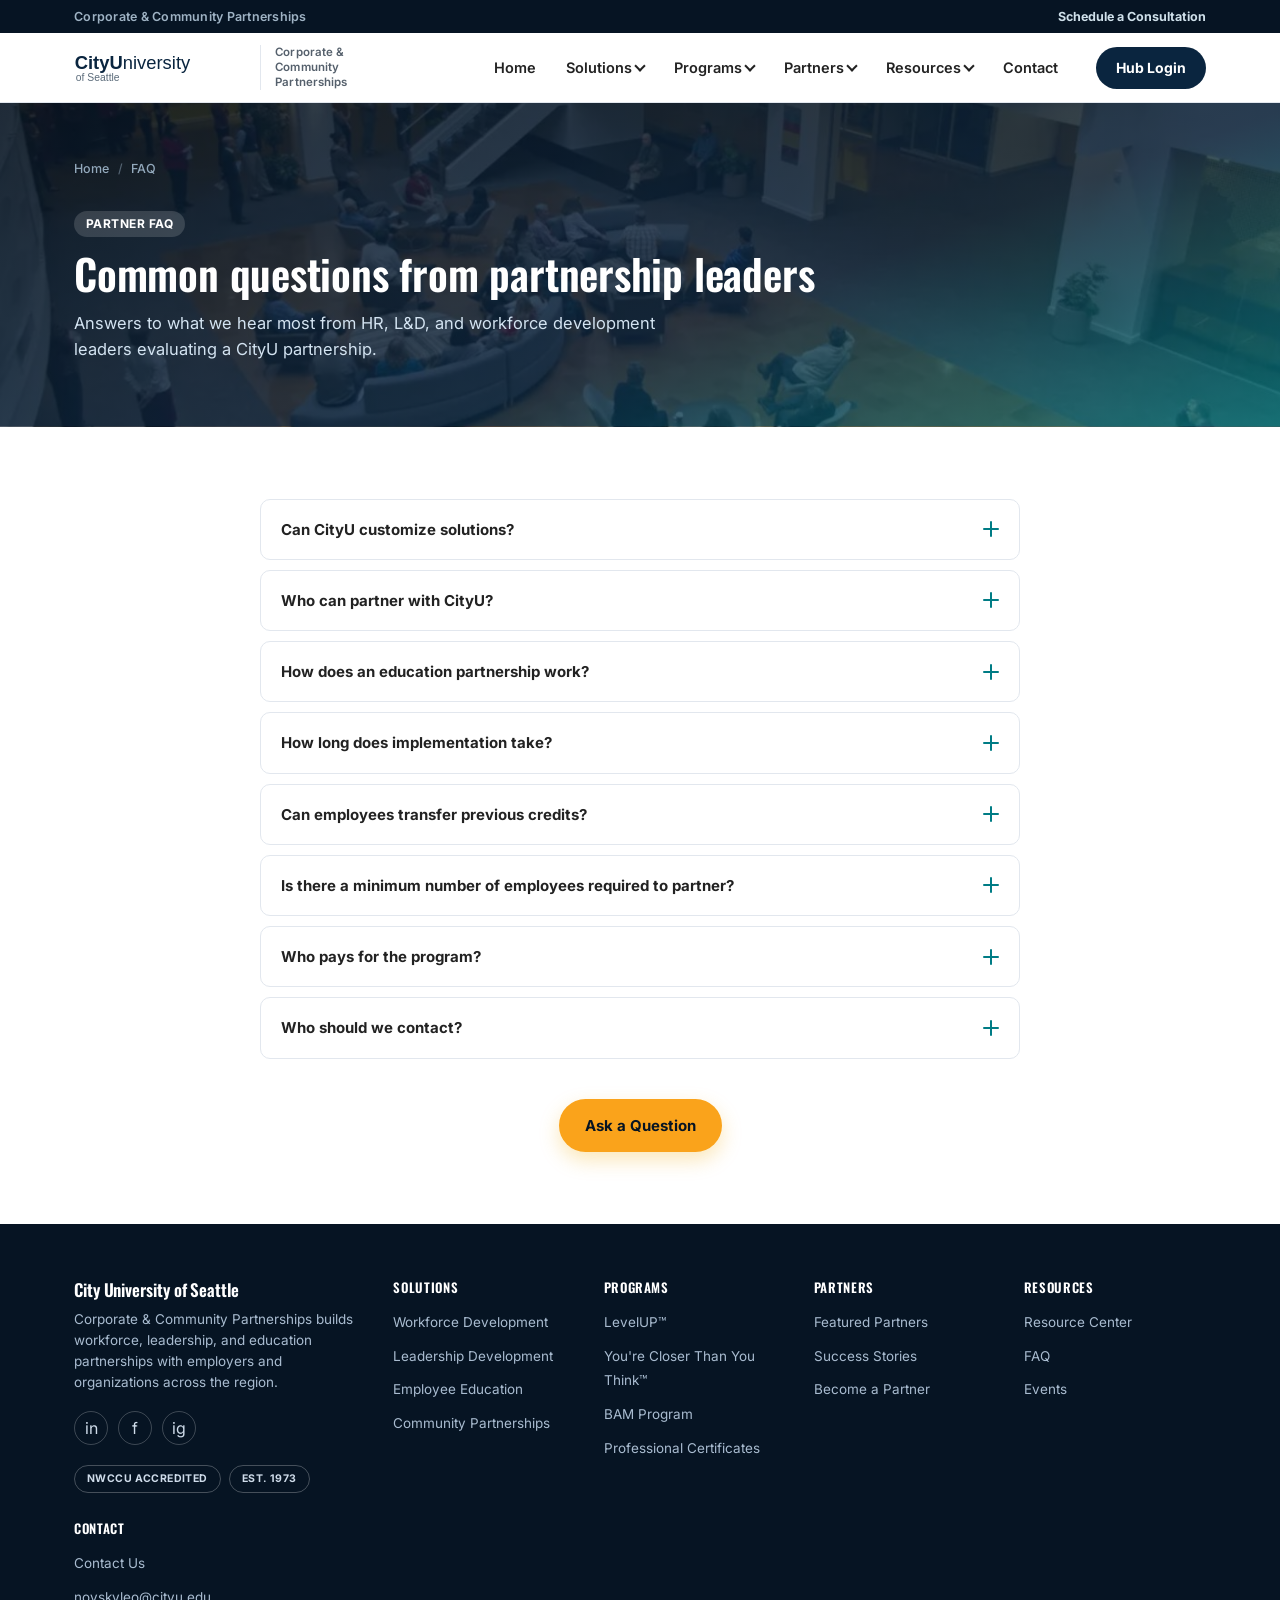
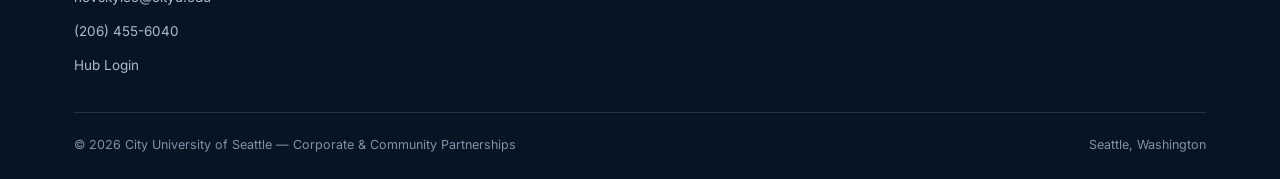
<file: faq.html>
<!DOCTYPE html>
<html lang="en">
<head>
<meta charset="UTF-8">
<meta name="viewport" content="width=device-width, initial-scale=1.0">
<title>FAQ | City University of Seattle Corporate & Community Partnerships</title>
<meta name="description" content="Frequently asked questions about City University of Seattle corporate and community partnerships: customization, eligibility, timelines, and funding.">
<link rel="preconnect" href="https://fonts.googleapis.com">
<link rel="preconnect" href="https://fonts.gstatic.com" crossorigin>
<link href="https://fonts.googleapis.com/css2?family=Inter:wght@400;500;600;700;800;900&family=Oswald:wght@400;500;600;700&display=swap" rel="stylesheet">
<link rel="stylesheet" href="assets/styles.css">
</head>
<body>
<header>
  <div class="utility-bar">
    <div class="container utility-bar-inner">
      <span class="utility-label">Corporate & Community Partnerships</span>
      <a href="contact.html" class="utility-link">Schedule a Consultation</a>
    </div>
  </div>
  <div class="nav-wrap">
    <a href="index.html" class="brand">
      <img src="assets/cityu-logo.svg" alt="City University of Seattle">
      <span class="brand-sub">Corporate &amp; Community Partnerships</span>
    </a>

    <nav class="primary-nav" id="primaryNav" aria-label="Primary">
      <ul>
        <li><a href="index.html">Home</a></li>

        <li class="has-dropdown">
          <button class="nav-top-btn" type="button" aria-expanded="false" aria-haspopup="true">Solutions <span class="caret" aria-hidden="true"></span></button>
          <div class="dropdown">
            <a href="workforce-solutions.html">Workforce Development</a>
            <a href="programs/levelup.html">Leadership Development</a>
            <a href="programs/closer-than-you-think.html">Employee Education</a>
            <a href="workforce-solutions.html#community">Community Partnerships</a>
          </div>
        </li>

        <li class="has-dropdown">
          <button class="nav-top-btn" type="button" aria-expanded="false" aria-haspopup="true">Programs <span class="caret" aria-hidden="true"></span></button>
          <div class="dropdown">
            <a href="programs/levelup.html">LevelUP&trade;</a>
            <a href="programs/closer-than-you-think.html">You're Closer Than You Think&trade;</a>
            <a href="programs/bam.html">BAM Program</a>
            <a href="programs/certificates.html">Professional Certificates</a>
          </div>
        </li>

        <li class="has-dropdown">
          <button class="nav-top-btn" type="button" aria-expanded="false" aria-haspopup="true">Partners <span class="caret" aria-hidden="true"></span></button>
          <div class="dropdown">
            <a href="partners.html">Featured Partners</a>
            <a href="success-stories.html">Success Stories</a>
            <a href="partners.html#process">Become a Partner</a>
          </div>
        </li>

        <li class="has-dropdown">
          <button class="nav-top-btn" type="button" aria-expanded="false" aria-haspopup="true">Resources <span class="caret" aria-hidden="true"></span></button>
          <div class="dropdown">
            <a href="resources.html">Resource Center</a>
            <a href="faq.html">FAQ</a>
            <a href="events.html">Events</a>
          </div>
        </li>

        <li><a href="contact.html">Contact</a></li>
      </ul>
      <a href="dashboard.html" class="btn-hub mobile-hub">Hub Login</a>
    </nav>

    <div class="nav-right">
      <a href="dashboard.html" class="btn-hub">Hub Login</a>
    </div>

    <button class="hamburger" id="hamburgerBtn" aria-label="Toggle navigation menu" aria-expanded="false">
      <span></span><span></span><span></span>
    </button>
  </div>
</header>
<a href="#main-content" class="skip-link">Skip to main content</a>

<main id="main-content">

<section class="page-hero">
  <div class="container">
    <div class="breadcrumb"><a href="index.html">Home</a><span class="sep">/</span>FAQ</div>
    <span class="tag">Partner FAQ</span>
    <h1>Common questions from partnership leaders</h1>
    <p class="lede">Answers to what we hear most from HR, L&amp;D, and workforce development leaders evaluating a CityU partnership.</p>
  </div>
</section>

<section>
  <div class="container">
    <div class="faq-list" id="faqList">
      <div class="faq-item">
        <button class="faq-question" type="button" id="faq-q-1" aria-expanded="false" aria-controls="faq-a-1">
          Can CityU customize solutions?
          <span class="plus" aria-hidden="true"></span>
        </button>
        <div class="faq-answer" id="faq-a-1" role="region" aria-labelledby="faq-q-1"><div class="faq-answer-inner">Yes. Every partnership is designed around your workforce goals, timeline, and existing benefits structure rather than a fixed program.</div></div>
      </div>
      <div class="faq-item">
        <button class="faq-question" type="button" id="faq-q-2" aria-expanded="false" aria-controls="faq-a-2">
          Who can partner with CityU?
          <span class="plus" aria-hidden="true"></span>
        </button>
        <div class="faq-answer" id="faq-a-2" role="region" aria-labelledby="faq-q-2"><div class="faq-answer-inner">Employers, government agencies, community colleges, nonprofits, and professional associations of any size can partner with CityU.</div></div>
      </div>
      <div class="faq-item">
        <button class="faq-question" type="button" id="faq-q-3" aria-expanded="false" aria-controls="faq-a-3">
          How does an education partnership work?
          <span class="plus" aria-hidden="true"></span>
        </button>
        <div class="faq-answer" id="faq-a-3" role="region" aria-labelledby="faq-q-3"><div class="faq-answer-inner">We start with a discovery conversation, design a solution around your workforce needs, then launch and measure outcomes together.</div></div>
      </div>
      <div class="faq-item">
        <button class="faq-question" type="button" id="faq-q-4" aria-expanded="false" aria-controls="faq-a-4">
          How long does implementation take?
          <span class="plus" aria-hidden="true"></span>
        </button>
        <div class="faq-answer" id="faq-a-4" role="region" aria-labelledby="faq-q-4"><div class="faq-answer-inner">Timelines vary by scope. Many partnerships move from initial conversation to program launch within a single term.</div></div>
      </div>
      <div class="faq-item">
        <button class="faq-question" type="button" id="faq-q-5" aria-expanded="false" aria-controls="faq-a-5">
          Can employees transfer previous credits?
          <span class="plus" aria-hidden="true"></span>
        </button>
        <div class="faq-answer" id="faq-a-5" role="region" aria-labelledby="faq-q-5"><div class="faq-answer-inner">Yes. CityU evaluates transfer credit, prior learning, and military credit as part of the You're Closer Than You Think&trade; pathway.</div></div>
      </div>
      <div class="faq-item">
        <button class="faq-question" type="button" id="faq-q-6" aria-expanded="false" aria-controls="faq-a-6">
          Is there a minimum number of employees required to partner?
          <span class="plus" aria-hidden="true"></span>
        </button>
        <div class="faq-answer" id="faq-a-6" role="region" aria-labelledby="faq-q-6"><div class="faq-answer-inner">No fixed minimum. Partnerships are scoped to fit organizations of different sizes, from small nonprofits to large employers.</div></div>
      </div>
      <div class="faq-item">
        <button class="faq-question" type="button" id="faq-q-7" aria-expanded="false" aria-controls="faq-a-7">
          Who pays for the program?
          <span class="plus" aria-hidden="true"></span>
        </button>
        <div class="faq-answer" id="faq-a-7" role="region" aria-labelledby="faq-q-7"><div class="faq-answer-inner">Funding models vary by partnership, from employer tuition benefits to shared-cost structures. This is worked out during the design phase.</div></div>
      </div>
      <div class="faq-item">
        <button class="faq-question" type="button" id="faq-q-8" aria-expanded="false" aria-controls="faq-a-8">
          Who should we contact?
          <span class="plus" aria-hidden="true"></span>
        </button>
        <div class="faq-answer" id="faq-a-8" role="region" aria-labelledby="faq-q-8"><div class="faq-answer-inner">Reach out to Leo Novsky, Business Development Manager for Corporate &amp; Community Partnerships, to start the conversation.</div></div>
      </div>
    </div>
    <div class="section-cta">
      <a href="contact.html" class="btn btn-primary">Ask a Question</a>
    </div>
  </div>
</section>

</main>

<footer>
  <div class="container">
    <div class="footer-grid">
      <div class="footer-brand">
        <h4>City University of Seattle</h4>
        <p>Corporate &amp; Community Partnerships builds workforce, leadership, and education partnerships with employers and organizations across the region.</p>
        <div class="footer-social">
          <a href="#" aria-label="LinkedIn">in</a>
          <a href="#" aria-label="Facebook">f</a>
          <a href="#" aria-label="Instagram">ig</a>
        </div>
        <div class="accreditation-badges">
          <span class="accreditation-badge">NWCCU Accredited</span>
          <span class="accreditation-badge">Est. 1973</span>
        </div>
      </div>
      <div class="footer-col">
        <h5>Solutions</h5>
        <ul>
          <li><a href="workforce-solutions.html">Workforce Development</a></li>
          <li><a href="programs/levelup.html">Leadership Development</a></li>
          <li><a href="programs/closer-than-you-think.html">Employee Education</a></li>
          <li><a href="workforce-solutions.html#community">Community Partnerships</a></li>
        </ul>
      </div>
      <div class="footer-col">
        <h5>Programs</h5>
        <ul>
          <li><a href="programs/levelup.html">LevelUP&trade;</a></li>
          <li><a href="programs/closer-than-you-think.html">You're Closer Than You Think&trade;</a></li>
          <li><a href="programs/bam.html">BAM Program</a></li>
          <li><a href="programs/certificates.html">Professional Certificates</a></li>
        </ul>
      </div>
      <div class="footer-col">
        <h5>Partners</h5>
        <ul>
          <li><a href="partners.html">Featured Partners</a></li>
          <li><a href="success-stories.html">Success Stories</a></li>
          <li><a href="partners.html#process">Become a Partner</a></li>
        </ul>
      </div>
      <div class="footer-col">
        <h5>Resources</h5>
        <ul>
          <li><a href="resources.html">Resource Center</a></li>
          <li><a href="faq.html">FAQ</a></li>
          <li><a href="events.html">Events</a></li>
        </ul>
      </div>
      <div class="footer-col">
        <h5>Contact</h5>
        <ul>
          <li><a href="contact.html">Contact Us</a></li>
          <li><a href="mailto:novskyleo@cityu.edu">novskyleo@cityu.edu</a></li>
          <li><a href="tel:2064556040">(206) 455-6040</a></li>
          <li><a href="dashboard.html">Hub Login</a></li>
        </ul>
      </div>
    </div>
    <div class="footer-bottom">
      <span>&copy; <span id="year"></span> City University of Seattle &mdash; Corporate &amp; Community Partnerships</span>
      <span>Seattle, Washington</span>
    </div>
  </div>
</footer>
<script src="assets/main.js"></script>

</body>
</html>
</file>
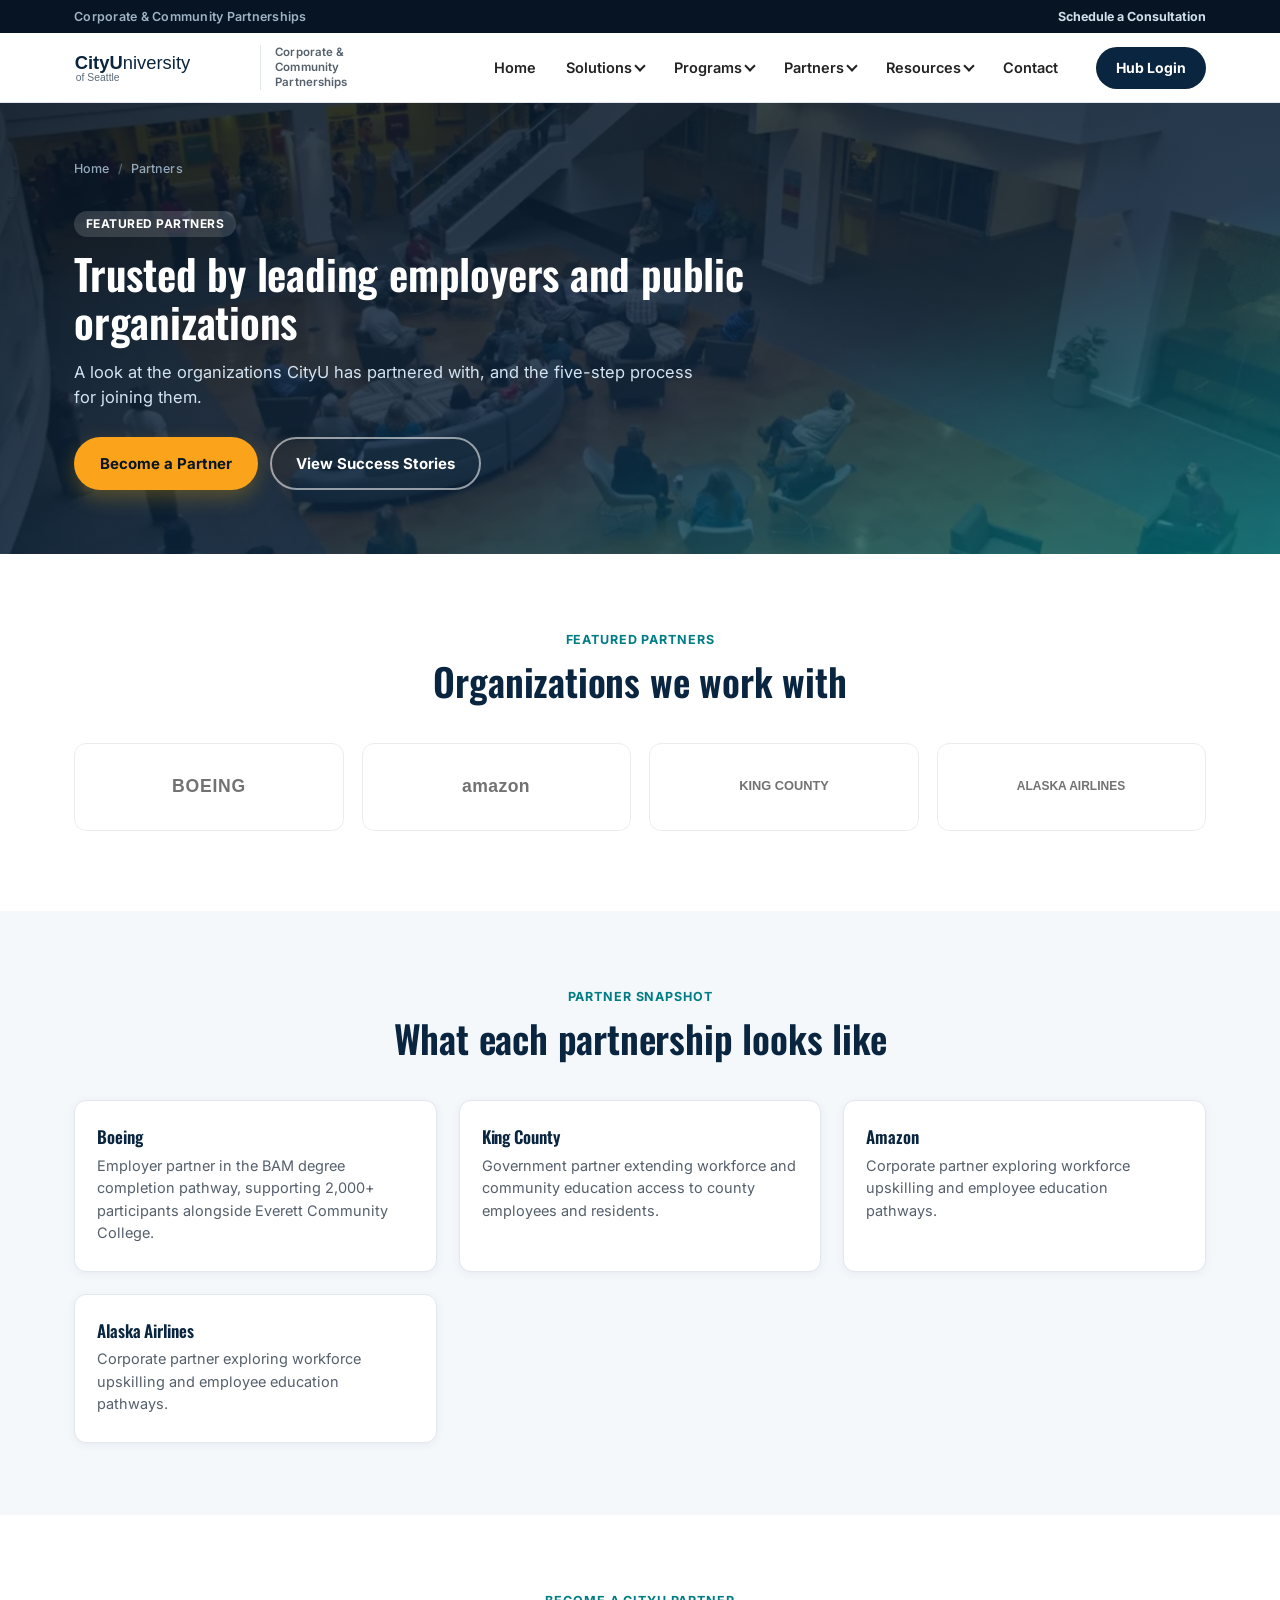
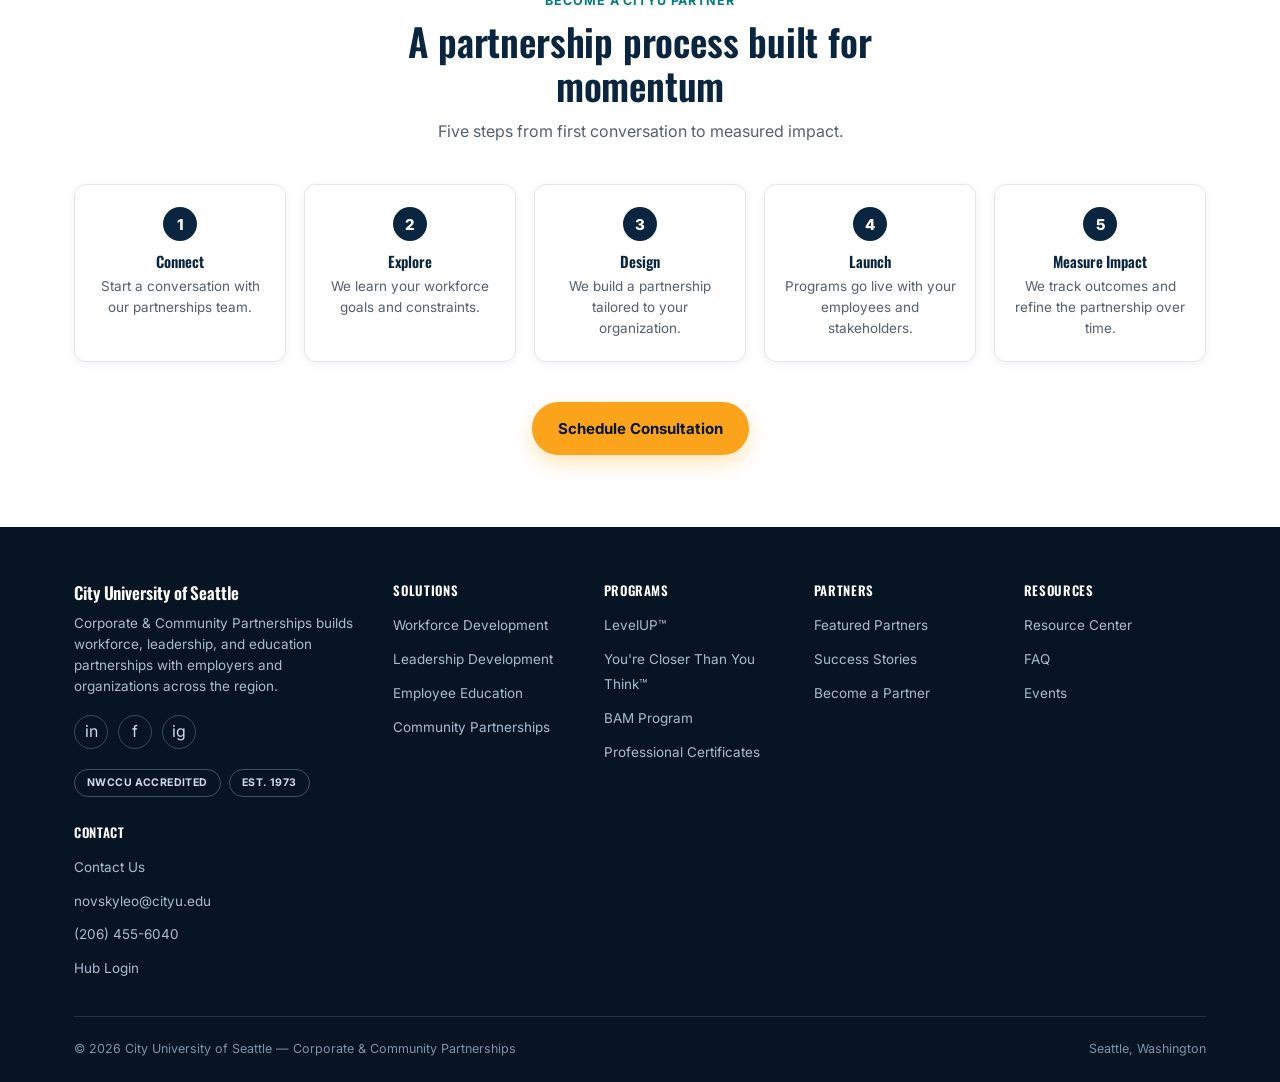
<file: partners.html>
<!DOCTYPE html>
<html lang="en">
<head>
<meta charset="UTF-8">
<meta name="viewport" content="width=device-width, initial-scale=1.0">
<title>Partners | City University of Seattle Corporate & Community Partnerships</title>
<meta name="description" content="City University of Seattle's featured partners including Boeing, King County, Amazon, and Alaska Airlines, and the five-step process for becoming a partner.">
<link rel="preconnect" href="https://fonts.googleapis.com">
<link rel="preconnect" href="https://fonts.gstatic.com" crossorigin>
<link href="https://fonts.googleapis.com/css2?family=Inter:wght@400;500;600;700;800;900&family=Oswald:wght@400;500;600;700&display=swap" rel="stylesheet">
<link rel="stylesheet" href="assets/styles.css">
</head>
<body>
<header>
  <div class="utility-bar">
    <div class="container utility-bar-inner">
      <span class="utility-label">Corporate & Community Partnerships</span>
      <a href="contact.html" class="utility-link">Schedule a Consultation</a>
    </div>
  </div>
  <div class="nav-wrap">
    <a href="index.html" class="brand">
      <img src="assets/cityu-logo.svg" alt="City University of Seattle">
      <span class="brand-sub">Corporate &amp; Community Partnerships</span>
    </a>

    <nav class="primary-nav" id="primaryNav" aria-label="Primary">
      <ul>
        <li><a href="index.html">Home</a></li>

        <li class="has-dropdown">
          <button class="nav-top-btn" type="button" aria-expanded="false" aria-haspopup="true">Solutions <span class="caret" aria-hidden="true"></span></button>
          <div class="dropdown">
            <a href="workforce-solutions.html">Workforce Development</a>
            <a href="programs/levelup.html">Leadership Development</a>
            <a href="programs/closer-than-you-think.html">Employee Education</a>
            <a href="workforce-solutions.html#community">Community Partnerships</a>
          </div>
        </li>

        <li class="has-dropdown">
          <button class="nav-top-btn" type="button" aria-expanded="false" aria-haspopup="true">Programs <span class="caret" aria-hidden="true"></span></button>
          <div class="dropdown">
            <a href="programs/levelup.html">LevelUP&trade;</a>
            <a href="programs/closer-than-you-think.html">You're Closer Than You Think&trade;</a>
            <a href="programs/bam.html">BAM Program</a>
            <a href="programs/certificates.html">Professional Certificates</a>
          </div>
        </li>

        <li class="has-dropdown">
          <button class="nav-top-btn" type="button" aria-expanded="false" aria-haspopup="true">Partners <span class="caret" aria-hidden="true"></span></button>
          <div class="dropdown">
            <a href="partners.html">Featured Partners</a>
            <a href="success-stories.html">Success Stories</a>
            <a href="partners.html#process">Become a Partner</a>
          </div>
        </li>

        <li class="has-dropdown">
          <button class="nav-top-btn" type="button" aria-expanded="false" aria-haspopup="true">Resources <span class="caret" aria-hidden="true"></span></button>
          <div class="dropdown">
            <a href="resources.html">Resource Center</a>
            <a href="faq.html">FAQ</a>
            <a href="events.html">Events</a>
          </div>
        </li>

        <li><a href="contact.html">Contact</a></li>
      </ul>
      <a href="dashboard.html" class="btn-hub mobile-hub">Hub Login</a>
    </nav>

    <div class="nav-right">
      <a href="dashboard.html" class="btn-hub">Hub Login</a>
    </div>

    <button class="hamburger" id="hamburgerBtn" aria-label="Toggle navigation menu" aria-expanded="false">
      <span></span><span></span><span></span>
    </button>
  </div>
</header>
<a href="#main-content" class="skip-link">Skip to main content</a>

<main id="main-content">

<section class="page-hero">
  <div class="container">
    <div class="breadcrumb"><a href="index.html">Home</a><span class="sep">/</span>Partners</div>
    <span class="tag">Featured Partners</span>
    <h1>Trusted by leading employers and public organizations</h1>
    <p class="lede">A look at the organizations CityU has partnered with, and the five-step process for joining them.</p>
    <div class="page-hero-actions">
      <a href="#process" class="btn btn-primary">Become a Partner</a>
      <a href="success-stories.html" class="btn btn-outline">View Success Stories</a>
    </div>
  </div>
</section>

<section id="logos">
  <div class="container">
    <div class="section-head">
      <span class="eyebrow">Featured Partners</span>
      <h2>Organizations we work with</h2>
    </div>
    <div class="logo-wall">
      <div class="logo-tile"><img src="assets/logos/boeing.svg" alt="Boeing logo"></div>
      <div class="logo-tile"><img src="assets/logos/amazon.svg" alt="Amazon logo"></div>
      <div class="logo-tile"><img src="assets/logos/king-county.svg" alt="King County logo"></div>
      <div class="logo-tile"><img src="assets/logos/alaska-airlines.svg" alt="Alaska Airlines logo"></div>
    </div>
  </div>
</section>

<section class="section-alt">
  <div class="container">
    <div class="section-head">
      <span class="eyebrow">Partner Snapshot</span>
      <h2>What each partnership looks like</h2>
    </div>
    <div class="grid-3">
      <div class="value-card"><h3>Boeing</h3><p>Employer partner in the BAM degree completion pathway, supporting 2,000+ participants alongside Everett Community College.</p></div>
      <div class="value-card"><h3>King County</h3><p>Government partner extending workforce and community education access to county employees and residents.</p></div>
      <div class="value-card"><h3>Amazon</h3><p>Corporate partner exploring workforce upskilling and employee education pathways.</p></div>
      <div class="value-card"><h3>Alaska Airlines</h3><p>Corporate partner exploring workforce upskilling and employee education pathways.</p></div>
    </div>
  </div>
</section>

<section id="process">
  <div class="container">
    <div class="section-head">
      <span class="eyebrow">Become a CityU Partner</span>
      <h2>A partnership process built for momentum</h2>
      <p>Five steps from first conversation to measured impact.</p>
    </div>
    <div class="process-track">
      <div class="process-step"><div class="process-num">1</div><h4>Connect</h4><p>Start a conversation with our partnerships team.</p></div>
      <div class="process-step"><div class="process-num">2</div><h4>Explore</h4><p>We learn your workforce goals and constraints.</p></div>
      <div class="process-step"><div class="process-num">3</div><h4>Design</h4><p>We build a partnership tailored to your organization.</p></div>
      <div class="process-step"><div class="process-num">4</div><h4>Launch</h4><p>Programs go live with your employees and stakeholders.</p></div>
      <div class="process-step"><div class="process-num">5</div><h4>Measure Impact</h4><p>We track outcomes and refine the partnership over time.</p></div>
    </div>
    <div class="section-cta">
      <a href="contact.html" class="btn btn-primary">Schedule Consultation</a>
    </div>
  </div>
</section>

</main>

<footer>
  <div class="container">
    <div class="footer-grid">
      <div class="footer-brand">
        <h4>City University of Seattle</h4>
        <p>Corporate &amp; Community Partnerships builds workforce, leadership, and education partnerships with employers and organizations across the region.</p>
        <div class="footer-social">
          <a href="#" aria-label="LinkedIn">in</a>
          <a href="#" aria-label="Facebook">f</a>
          <a href="#" aria-label="Instagram">ig</a>
        </div>
        <div class="accreditation-badges">
          <span class="accreditation-badge">NWCCU Accredited</span>
          <span class="accreditation-badge">Est. 1973</span>
        </div>
      </div>
      <div class="footer-col">
        <h5>Solutions</h5>
        <ul>
          <li><a href="workforce-solutions.html">Workforce Development</a></li>
          <li><a href="programs/levelup.html">Leadership Development</a></li>
          <li><a href="programs/closer-than-you-think.html">Employee Education</a></li>
          <li><a href="workforce-solutions.html#community">Community Partnerships</a></li>
        </ul>
      </div>
      <div class="footer-col">
        <h5>Programs</h5>
        <ul>
          <li><a href="programs/levelup.html">LevelUP&trade;</a></li>
          <li><a href="programs/closer-than-you-think.html">You're Closer Than You Think&trade;</a></li>
          <li><a href="programs/bam.html">BAM Program</a></li>
          <li><a href="programs/certificates.html">Professional Certificates</a></li>
        </ul>
      </div>
      <div class="footer-col">
        <h5>Partners</h5>
        <ul>
          <li><a href="partners.html">Featured Partners</a></li>
          <li><a href="success-stories.html">Success Stories</a></li>
          <li><a href="partners.html#process">Become a Partner</a></li>
        </ul>
      </div>
      <div class="footer-col">
        <h5>Resources</h5>
        <ul>
          <li><a href="resources.html">Resource Center</a></li>
          <li><a href="faq.html">FAQ</a></li>
          <li><a href="events.html">Events</a></li>
        </ul>
      </div>
      <div class="footer-col">
        <h5>Contact</h5>
        <ul>
          <li><a href="contact.html">Contact Us</a></li>
          <li><a href="mailto:novskyleo@cityu.edu">novskyleo@cityu.edu</a></li>
          <li><a href="tel:2064556040">(206) 455-6040</a></li>
          <li><a href="dashboard.html">Hub Login</a></li>
        </ul>
      </div>
    </div>
    <div class="footer-bottom">
      <span>&copy; <span id="year"></span> City University of Seattle &mdash; Corporate &amp; Community Partnerships</span>
      <span>Seattle, Washington</span>
    </div>
  </div>
</footer>
<script src="assets/main.js"></script>

</body>
</html>
</file>
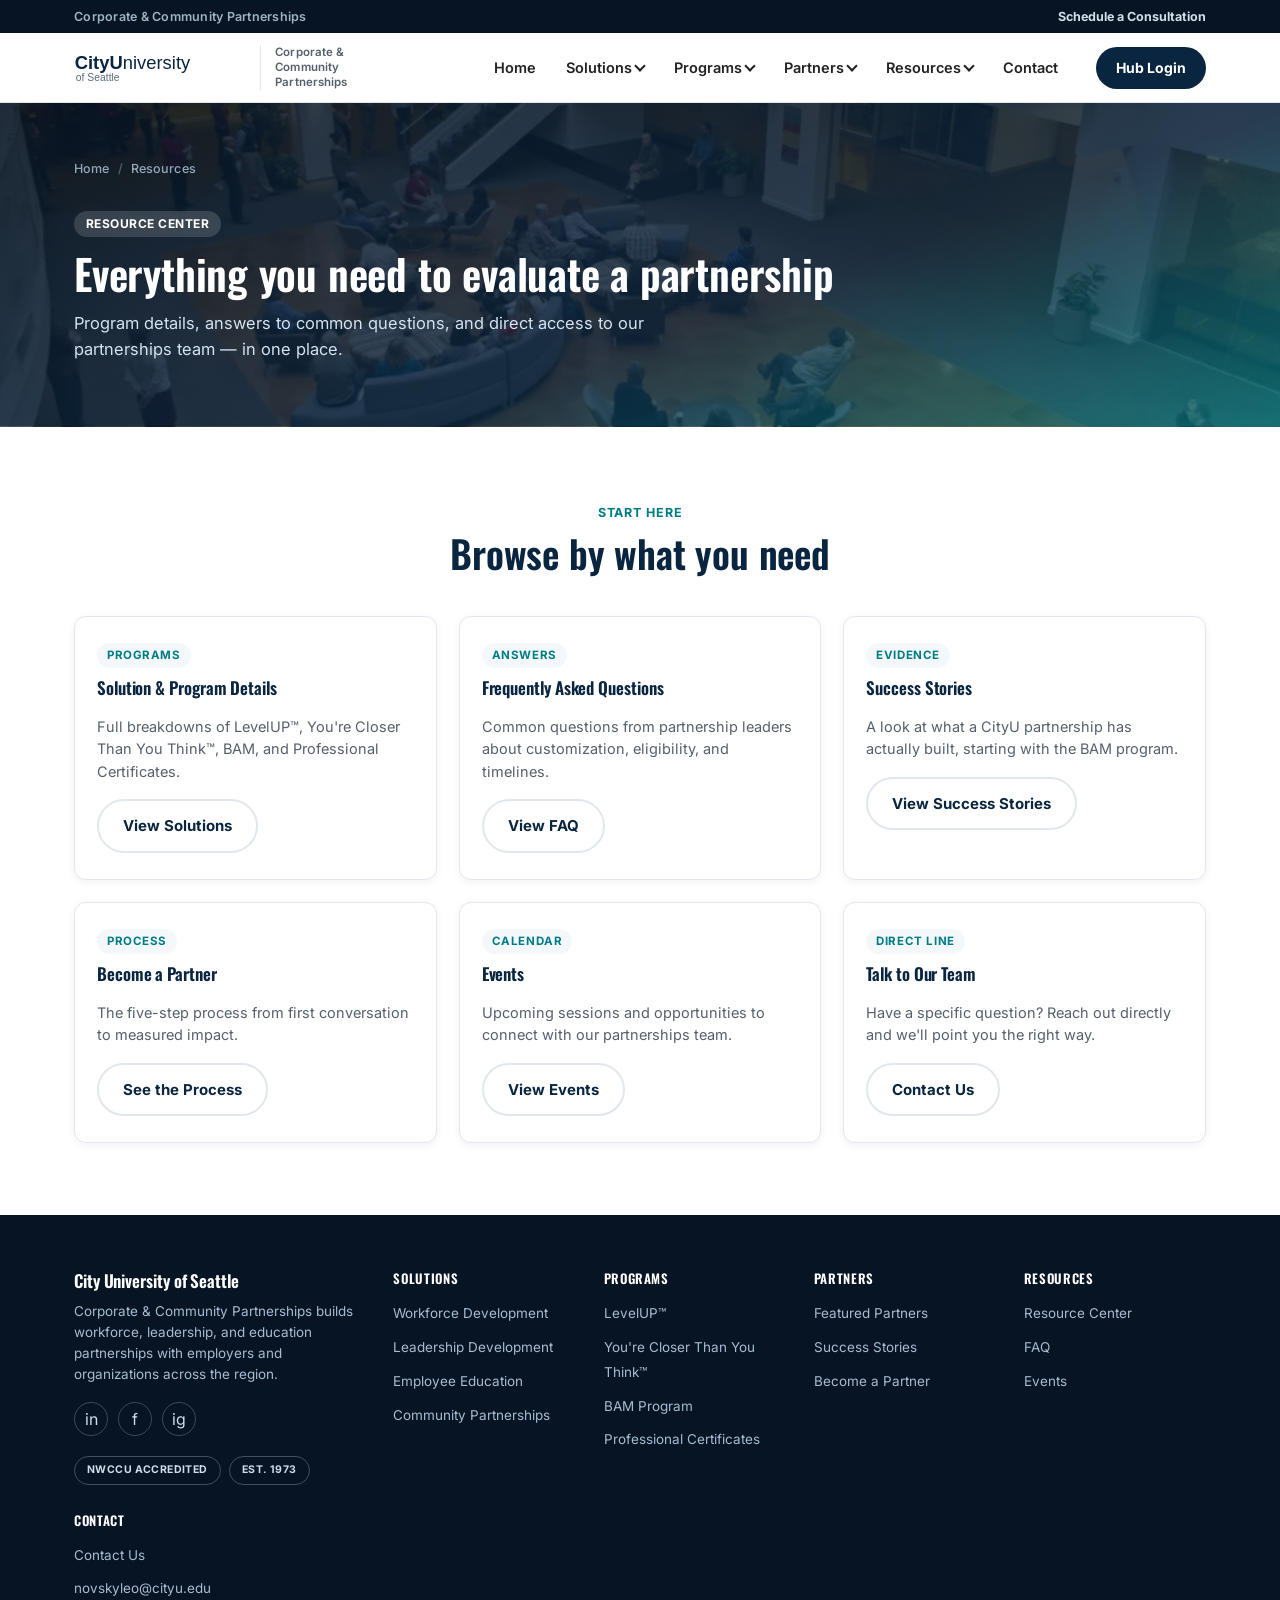
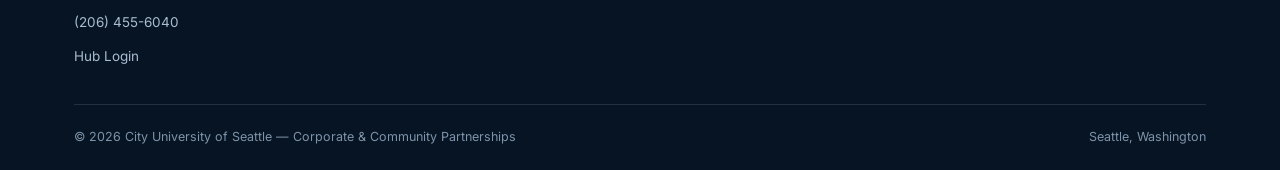
<file: resources.html>
<!DOCTYPE html>
<html lang="en">
<head>
<meta charset="UTF-8">
<meta name="viewport" content="width=device-width, initial-scale=1.0">
<title>Resource Center | City University of Seattle Corporate & Community Partnerships</title>
<meta name="description" content="The City University of Seattle Corporate & Community Partnerships resource center: program details, FAQ, success stories, and how to become a partner.">
<link rel="preconnect" href="https://fonts.googleapis.com">
<link rel="preconnect" href="https://fonts.gstatic.com" crossorigin>
<link href="https://fonts.googleapis.com/css2?family=Inter:wght@400;500;600;700;800;900&family=Oswald:wght@400;500;600;700&display=swap" rel="stylesheet">
<link rel="stylesheet" href="assets/styles.css">
</head>
<body>
<header>
  <div class="utility-bar">
    <div class="container utility-bar-inner">
      <span class="utility-label">Corporate & Community Partnerships</span>
      <a href="contact.html" class="utility-link">Schedule a Consultation</a>
    </div>
  </div>
  <div class="nav-wrap">
    <a href="index.html" class="brand">
      <img src="assets/cityu-logo.svg" alt="City University of Seattle">
      <span class="brand-sub">Corporate &amp; Community Partnerships</span>
    </a>

    <nav class="primary-nav" id="primaryNav" aria-label="Primary">
      <ul>
        <li><a href="index.html">Home</a></li>

        <li class="has-dropdown">
          <button class="nav-top-btn" type="button" aria-expanded="false" aria-haspopup="true">Solutions <span class="caret" aria-hidden="true"></span></button>
          <div class="dropdown">
            <a href="workforce-solutions.html">Workforce Development</a>
            <a href="programs/levelup.html">Leadership Development</a>
            <a href="programs/closer-than-you-think.html">Employee Education</a>
            <a href="workforce-solutions.html#community">Community Partnerships</a>
          </div>
        </li>

        <li class="has-dropdown">
          <button class="nav-top-btn" type="button" aria-expanded="false" aria-haspopup="true">Programs <span class="caret" aria-hidden="true"></span></button>
          <div class="dropdown">
            <a href="programs/levelup.html">LevelUP&trade;</a>
            <a href="programs/closer-than-you-think.html">You're Closer Than You Think&trade;</a>
            <a href="programs/bam.html">BAM Program</a>
            <a href="programs/certificates.html">Professional Certificates</a>
          </div>
        </li>

        <li class="has-dropdown">
          <button class="nav-top-btn" type="button" aria-expanded="false" aria-haspopup="true">Partners <span class="caret" aria-hidden="true"></span></button>
          <div class="dropdown">
            <a href="partners.html">Featured Partners</a>
            <a href="success-stories.html">Success Stories</a>
            <a href="partners.html#process">Become a Partner</a>
          </div>
        </li>

        <li class="has-dropdown">
          <button class="nav-top-btn" type="button" aria-expanded="false" aria-haspopup="true">Resources <span class="caret" aria-hidden="true"></span></button>
          <div class="dropdown">
            <a href="resources.html">Resource Center</a>
            <a href="faq.html">FAQ</a>
            <a href="events.html">Events</a>
          </div>
        </li>

        <li><a href="contact.html">Contact</a></li>
      </ul>
      <a href="dashboard.html" class="btn-hub mobile-hub">Hub Login</a>
    </nav>

    <div class="nav-right">
      <a href="dashboard.html" class="btn-hub">Hub Login</a>
    </div>

    <button class="hamburger" id="hamburgerBtn" aria-label="Toggle navigation menu" aria-expanded="false">
      <span></span><span></span><span></span>
    </button>
  </div>
</header>
<a href="#main-content" class="skip-link">Skip to main content</a>

<main id="main-content">

<section class="page-hero">
  <div class="container">
    <div class="breadcrumb"><a href="index.html">Home</a><span class="sep">/</span>Resources</div>
    <span class="tag">Resource Center</span>
    <h1>Everything you need to evaluate a partnership</h1>
    <p class="lede">Program details, answers to common questions, and direct access to our partnerships team &mdash; in one place.</p>
  </div>
</section>

<section>
  <div class="container">
    <div class="section-head">
      <span class="eyebrow">Start Here</span>
      <h2>Browse by what you need</h2>
    </div>
    <div class="grid-3">
      <div class="resource-card">
        <span class="res-type">Programs</span>
        <h3>Solution &amp; Program Details</h3>
        <p>Full breakdowns of LevelUP&trade;, You're Closer Than You Think&trade;, BAM, and Professional Certificates.</p>
        <a href="workforce-solutions.html" class="btn btn-outline-dark">View Solutions</a>
      </div>
      <div class="resource-card">
        <span class="res-type">Answers</span>
        <h3>Frequently Asked Questions</h3>
        <p>Common questions from partnership leaders about customization, eligibility, and timelines.</p>
        <a href="faq.html" class="btn btn-outline-dark">View FAQ</a>
      </div>
      <div class="resource-card">
        <span class="res-type">Evidence</span>
        <h3>Success Stories</h3>
        <p>A look at what a CityU partnership has actually built, starting with the BAM program.</p>
        <a href="success-stories.html" class="btn btn-outline-dark">View Success Stories</a>
      </div>
      <div class="resource-card">
        <span class="res-type">Process</span>
        <h3>Become a Partner</h3>
        <p>The five-step process from first conversation to measured impact.</p>
        <a href="partners.html#process" class="btn btn-outline-dark">See the Process</a>
      </div>
      <div class="resource-card">
        <span class="res-type">Calendar</span>
        <h3>Events</h3>
        <p>Upcoming sessions and opportunities to connect with our partnerships team.</p>
        <a href="events.html" class="btn btn-outline-dark">View Events</a>
      </div>
      <div class="resource-card">
        <span class="res-type">Direct Line</span>
        <h3>Talk to Our Team</h3>
        <p>Have a specific question? Reach out directly and we'll point you the right way.</p>
        <a href="contact.html" class="btn btn-outline-dark">Contact Us</a>
      </div>
    </div>
  </div>
</section>

</main>

<footer>
  <div class="container">
    <div class="footer-grid">
      <div class="footer-brand">
        <h4>City University of Seattle</h4>
        <p>Corporate &amp; Community Partnerships builds workforce, leadership, and education partnerships with employers and organizations across the region.</p>
        <div class="footer-social">
          <a href="#" aria-label="LinkedIn">in</a>
          <a href="#" aria-label="Facebook">f</a>
          <a href="#" aria-label="Instagram">ig</a>
        </div>
        <div class="accreditation-badges">
          <span class="accreditation-badge">NWCCU Accredited</span>
          <span class="accreditation-badge">Est. 1973</span>
        </div>
      </div>
      <div class="footer-col">
        <h5>Solutions</h5>
        <ul>
          <li><a href="workforce-solutions.html">Workforce Development</a></li>
          <li><a href="programs/levelup.html">Leadership Development</a></li>
          <li><a href="programs/closer-than-you-think.html">Employee Education</a></li>
          <li><a href="workforce-solutions.html#community">Community Partnerships</a></li>
        </ul>
      </div>
      <div class="footer-col">
        <h5>Programs</h5>
        <ul>
          <li><a href="programs/levelup.html">LevelUP&trade;</a></li>
          <li><a href="programs/closer-than-you-think.html">You're Closer Than You Think&trade;</a></li>
          <li><a href="programs/bam.html">BAM Program</a></li>
          <li><a href="programs/certificates.html">Professional Certificates</a></li>
        </ul>
      </div>
      <div class="footer-col">
        <h5>Partners</h5>
        <ul>
          <li><a href="partners.html">Featured Partners</a></li>
          <li><a href="success-stories.html">Success Stories</a></li>
          <li><a href="partners.html#process">Become a Partner</a></li>
        </ul>
      </div>
      <div class="footer-col">
        <h5>Resources</h5>
        <ul>
          <li><a href="resources.html">Resource Center</a></li>
          <li><a href="faq.html">FAQ</a></li>
          <li><a href="events.html">Events</a></li>
        </ul>
      </div>
      <div class="footer-col">
        <h5>Contact</h5>
        <ul>
          <li><a href="contact.html">Contact Us</a></li>
          <li><a href="mailto:novskyleo@cityu.edu">novskyleo@cityu.edu</a></li>
          <li><a href="tel:2064556040">(206) 455-6040</a></li>
          <li><a href="dashboard.html">Hub Login</a></li>
        </ul>
      </div>
    </div>
    <div class="footer-bottom">
      <span>&copy; <span id="year"></span> City University of Seattle &mdash; Corporate &amp; Community Partnerships</span>
      <span>Seattle, Washington</span>
    </div>
  </div>
</footer>
<script src="assets/main.js"></script>

</body>
</html>
</file>
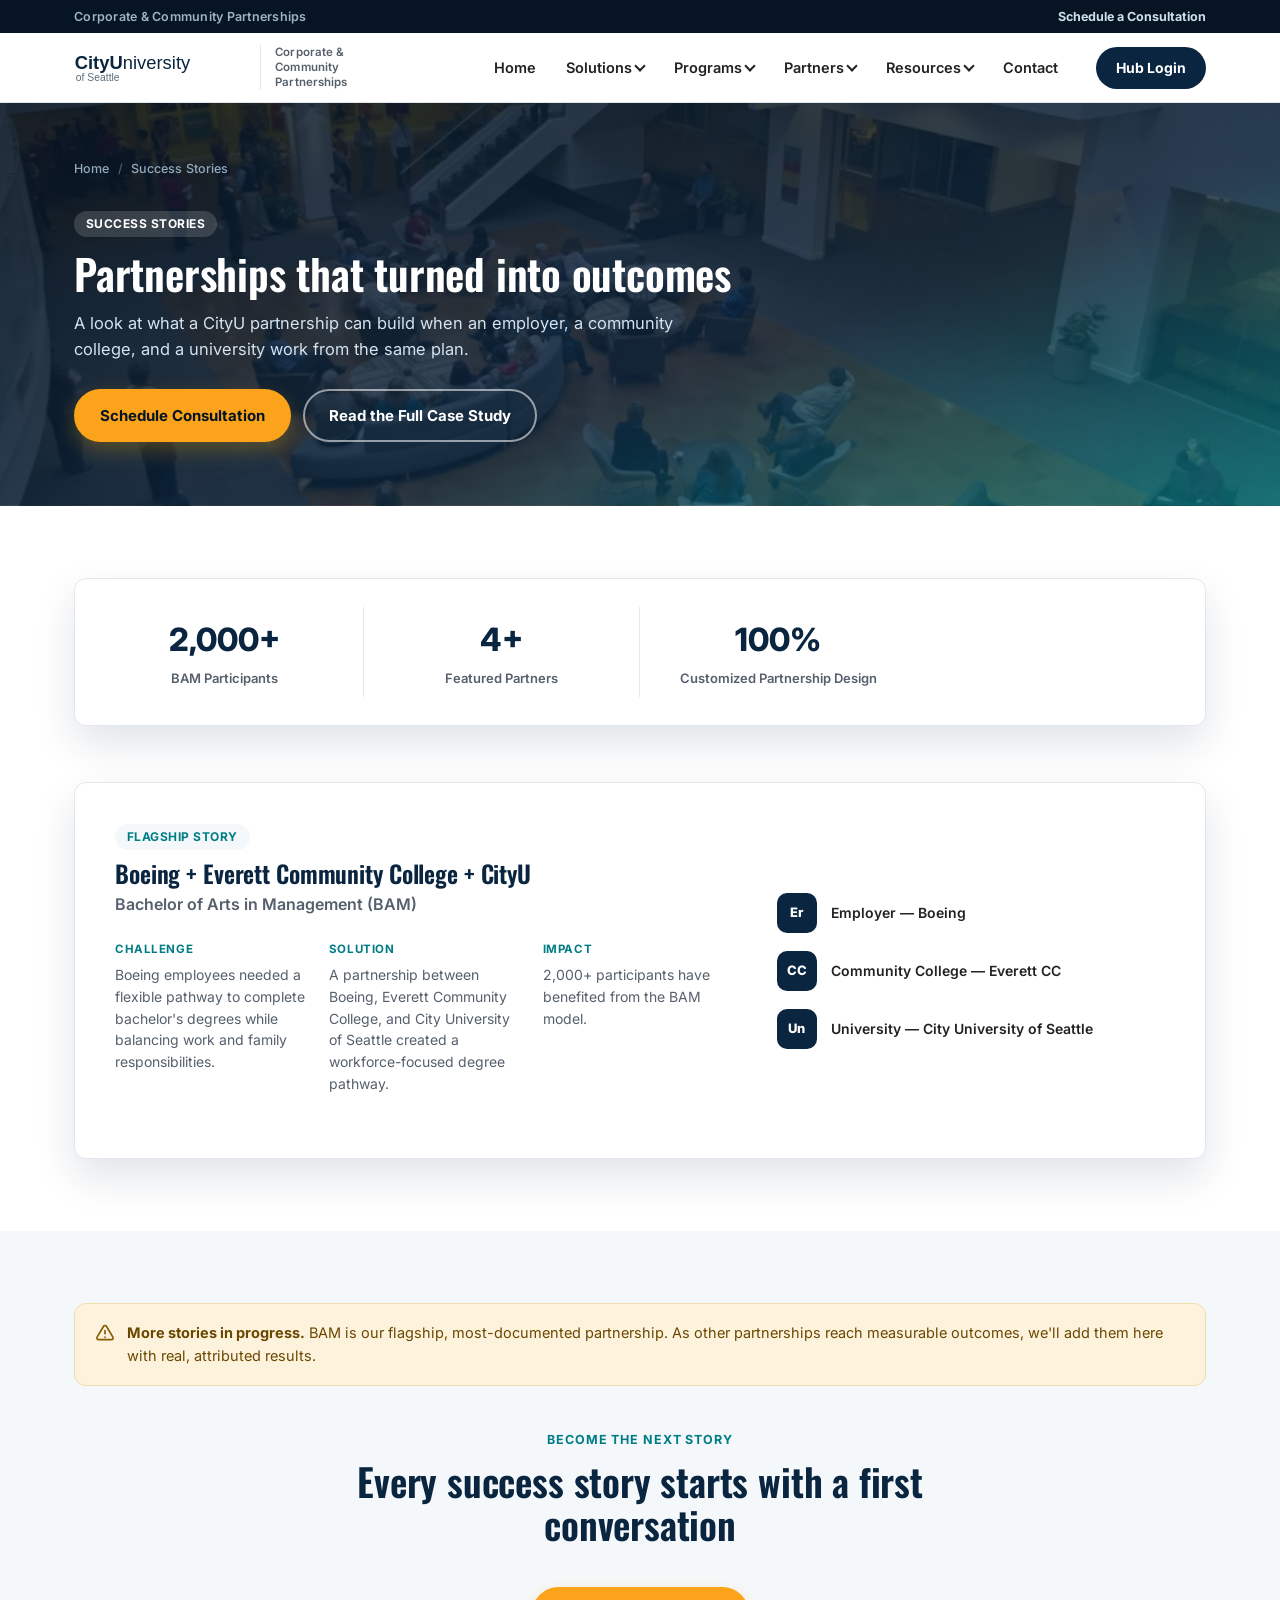
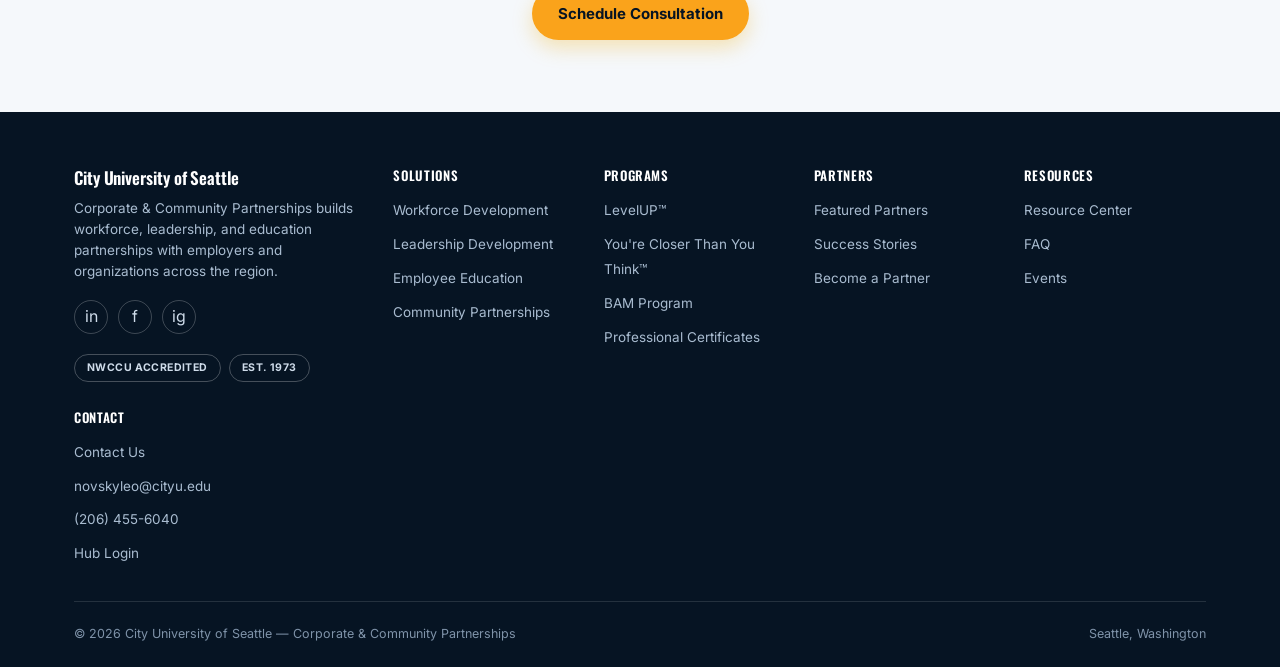
<file: success-stories.html>
<!DOCTYPE html>
<html lang="en">
<head>
<meta charset="UTF-8">
<meta name="viewport" content="width=device-width, initial-scale=1.0">
<title>Success Stories | City University of Seattle Corporate & Community Partnerships</title>
<meta name="description" content="Real outcomes from City University of Seattle partnerships, including the BAM program with Boeing and Everett Community College.">
<link rel="preconnect" href="https://fonts.googleapis.com">
<link rel="preconnect" href="https://fonts.gstatic.com" crossorigin>
<link href="https://fonts.googleapis.com/css2?family=Inter:wght@400;500;600;700;800;900&family=Oswald:wght@400;500;600;700&display=swap" rel="stylesheet">
<link rel="stylesheet" href="assets/styles.css">
</head>
<body>
<header>
  <div class="utility-bar">
    <div class="container utility-bar-inner">
      <span class="utility-label">Corporate & Community Partnerships</span>
      <a href="contact.html" class="utility-link">Schedule a Consultation</a>
    </div>
  </div>
  <div class="nav-wrap">
    <a href="index.html" class="brand">
      <img src="assets/cityu-logo.svg" alt="City University of Seattle">
      <span class="brand-sub">Corporate &amp; Community Partnerships</span>
    </a>

    <nav class="primary-nav" id="primaryNav" aria-label="Primary">
      <ul>
        <li><a href="index.html">Home</a></li>

        <li class="has-dropdown">
          <button class="nav-top-btn" type="button" aria-expanded="false" aria-haspopup="true">Solutions <span class="caret" aria-hidden="true"></span></button>
          <div class="dropdown">
            <a href="workforce-solutions.html">Workforce Development</a>
            <a href="programs/levelup.html">Leadership Development</a>
            <a href="programs/closer-than-you-think.html">Employee Education</a>
            <a href="workforce-solutions.html#community">Community Partnerships</a>
          </div>
        </li>

        <li class="has-dropdown">
          <button class="nav-top-btn" type="button" aria-expanded="false" aria-haspopup="true">Programs <span class="caret" aria-hidden="true"></span></button>
          <div class="dropdown">
            <a href="programs/levelup.html">LevelUP&trade;</a>
            <a href="programs/closer-than-you-think.html">You're Closer Than You Think&trade;</a>
            <a href="programs/bam.html">BAM Program</a>
            <a href="programs/certificates.html">Professional Certificates</a>
          </div>
        </li>

        <li class="has-dropdown">
          <button class="nav-top-btn" type="button" aria-expanded="false" aria-haspopup="true">Partners <span class="caret" aria-hidden="true"></span></button>
          <div class="dropdown">
            <a href="partners.html">Featured Partners</a>
            <a href="success-stories.html">Success Stories</a>
            <a href="partners.html#process">Become a Partner</a>
          </div>
        </li>

        <li class="has-dropdown">
          <button class="nav-top-btn" type="button" aria-expanded="false" aria-haspopup="true">Resources <span class="caret" aria-hidden="true"></span></button>
          <div class="dropdown">
            <a href="resources.html">Resource Center</a>
            <a href="faq.html">FAQ</a>
            <a href="events.html">Events</a>
          </div>
        </li>

        <li><a href="contact.html">Contact</a></li>
      </ul>
      <a href="dashboard.html" class="btn-hub mobile-hub">Hub Login</a>
    </nav>

    <div class="nav-right">
      <a href="dashboard.html" class="btn-hub">Hub Login</a>
    </div>

    <button class="hamburger" id="hamburgerBtn" aria-label="Toggle navigation menu" aria-expanded="false">
      <span></span><span></span><span></span>
    </button>
  </div>
</header>
<a href="#main-content" class="skip-link">Skip to main content</a>

<main id="main-content">

<section class="page-hero">
  <div class="container">
    <div class="breadcrumb"><a href="index.html">Home</a><span class="sep">/</span>Success Stories</div>
    <span class="tag">Success Stories</span>
    <h1>Partnerships that turned into outcomes</h1>
    <p class="lede">A look at what a CityU partnership can build when an employer, a community college, and a university work from the same plan.</p>
    <div class="page-hero-actions">
      <a href="contact.html" class="btn btn-primary">Schedule Consultation</a>
      <a href="programs/bam.html" class="btn btn-outline">Read the Full Case Study</a>
    </div>
  </div>
</section>

<section>
  <div class="container">
    <div class="container trust-band" style="transform:none;margin-bottom:56px;">
      <div class="kpi-grid">
        <div class="kpi"><div class="num">2,000+</div><div class="label">BAM Participants</div></div>
        <div class="kpi"><div class="num">4+</div><div class="label">Featured Partners</div></div>
        <div class="kpi"><div class="num">100%</div><div class="label">Customized Partnership Design</div></div>
      </div>
    </div>
    <div class="spotlight">
      <div>
        <span class="tag">Flagship Story</span>
        <h3>Boeing + Everett Community College + CityU</h3>
        <p class="subtitle">Bachelor of Arts in Management (BAM)</p>
        <div class="case-study-grid">
          <div class="case-block">
            <span class="case-label">Challenge</span>
            <p>Boeing employees needed a flexible pathway to complete bachelor's degrees while balancing work and family responsibilities.</p>
          </div>
          <div class="case-block">
            <span class="case-label">Solution</span>
            <p>A partnership between Boeing, Everett Community College, and City University of Seattle created a workforce-focused degree pathway.</p>
          </div>
          <div class="case-block">
            <span class="case-label">Impact</span>
            <p>2,000+ participants have benefited from the BAM model.</p>
          </div>
        </div>
      </div>
      <div class="partner-flow">
        <div class="flow-row"><div class="flow-badge">Er</div><span class="flow-text">Employer &mdash; Boeing</span></div>
        <div class="flow-row"><div class="flow-badge">CC</div><span class="flow-text">Community College &mdash; Everett CC</span></div>
        <div class="flow-row"><div class="flow-badge">Un</div><span class="flow-text">University &mdash; City University of Seattle</span></div>
      </div>
    </div>
  </div>
</section>

<section class="section-alt">
  <div class="container">
    <div class="notice-banner">
      <svg width="20" height="20" viewBox="0 0 24 24" fill="none" aria-hidden="true" focusable="false"><path d="M12 9v4M12 17h.01M10.3 3.9L2.5 17a2 2 0 0 0 1.7 3h15.6a2 2 0 0 0 1.7-3L13.7 3.9a2 2 0 0 0-3.4 0z" stroke="#8a5a00" stroke-width="2" stroke-linecap="round" stroke-linejoin="round"/></svg>
      <p><strong>More stories in progress.</strong> BAM is our flagship, most-documented partnership. As other partnerships reach measurable outcomes, we'll add them here with real, attributed results.</p>
    </div>
    <div class="section-head">
      <span class="eyebrow">Become the Next Story</span>
      <h2>Every success story starts with a first conversation</h2>
    </div>
    <div class="section-cta">
      <a href="contact.html" class="btn btn-primary">Schedule Consultation</a>
    </div>
  </div>
</section>

</main>

<footer>
  <div class="container">
    <div class="footer-grid">
      <div class="footer-brand">
        <h4>City University of Seattle</h4>
        <p>Corporate &amp; Community Partnerships builds workforce, leadership, and education partnerships with employers and organizations across the region.</p>
        <div class="footer-social">
          <a href="#" aria-label="LinkedIn">in</a>
          <a href="#" aria-label="Facebook">f</a>
          <a href="#" aria-label="Instagram">ig</a>
        </div>
        <div class="accreditation-badges">
          <span class="accreditation-badge">NWCCU Accredited</span>
          <span class="accreditation-badge">Est. 1973</span>
        </div>
      </div>
      <div class="footer-col">
        <h5>Solutions</h5>
        <ul>
          <li><a href="workforce-solutions.html">Workforce Development</a></li>
          <li><a href="programs/levelup.html">Leadership Development</a></li>
          <li><a href="programs/closer-than-you-think.html">Employee Education</a></li>
          <li><a href="workforce-solutions.html#community">Community Partnerships</a></li>
        </ul>
      </div>
      <div class="footer-col">
        <h5>Programs</h5>
        <ul>
          <li><a href="programs/levelup.html">LevelUP&trade;</a></li>
          <li><a href="programs/closer-than-you-think.html">You're Closer Than You Think&trade;</a></li>
          <li><a href="programs/bam.html">BAM Program</a></li>
          <li><a href="programs/certificates.html">Professional Certificates</a></li>
        </ul>
      </div>
      <div class="footer-col">
        <h5>Partners</h5>
        <ul>
          <li><a href="partners.html">Featured Partners</a></li>
          <li><a href="success-stories.html">Success Stories</a></li>
          <li><a href="partners.html#process">Become a Partner</a></li>
        </ul>
      </div>
      <div class="footer-col">
        <h5>Resources</h5>
        <ul>
          <li><a href="resources.html">Resource Center</a></li>
          <li><a href="faq.html">FAQ</a></li>
          <li><a href="events.html">Events</a></li>
        </ul>
      </div>
      <div class="footer-col">
        <h5>Contact</h5>
        <ul>
          <li><a href="contact.html">Contact Us</a></li>
          <li><a href="mailto:novskyleo@cityu.edu">novskyleo@cityu.edu</a></li>
          <li><a href="tel:2064556040">(206) 455-6040</a></li>
          <li><a href="dashboard.html">Hub Login</a></li>
        </ul>
      </div>
    </div>
    <div class="footer-bottom">
      <span>&copy; <span id="year"></span> City University of Seattle &mdash; Corporate &amp; Community Partnerships</span>
      <span>Seattle, Washington</span>
    </div>
  </div>
</footer>
<script src="assets/main.js"></script>

</body>
</html>
</file>
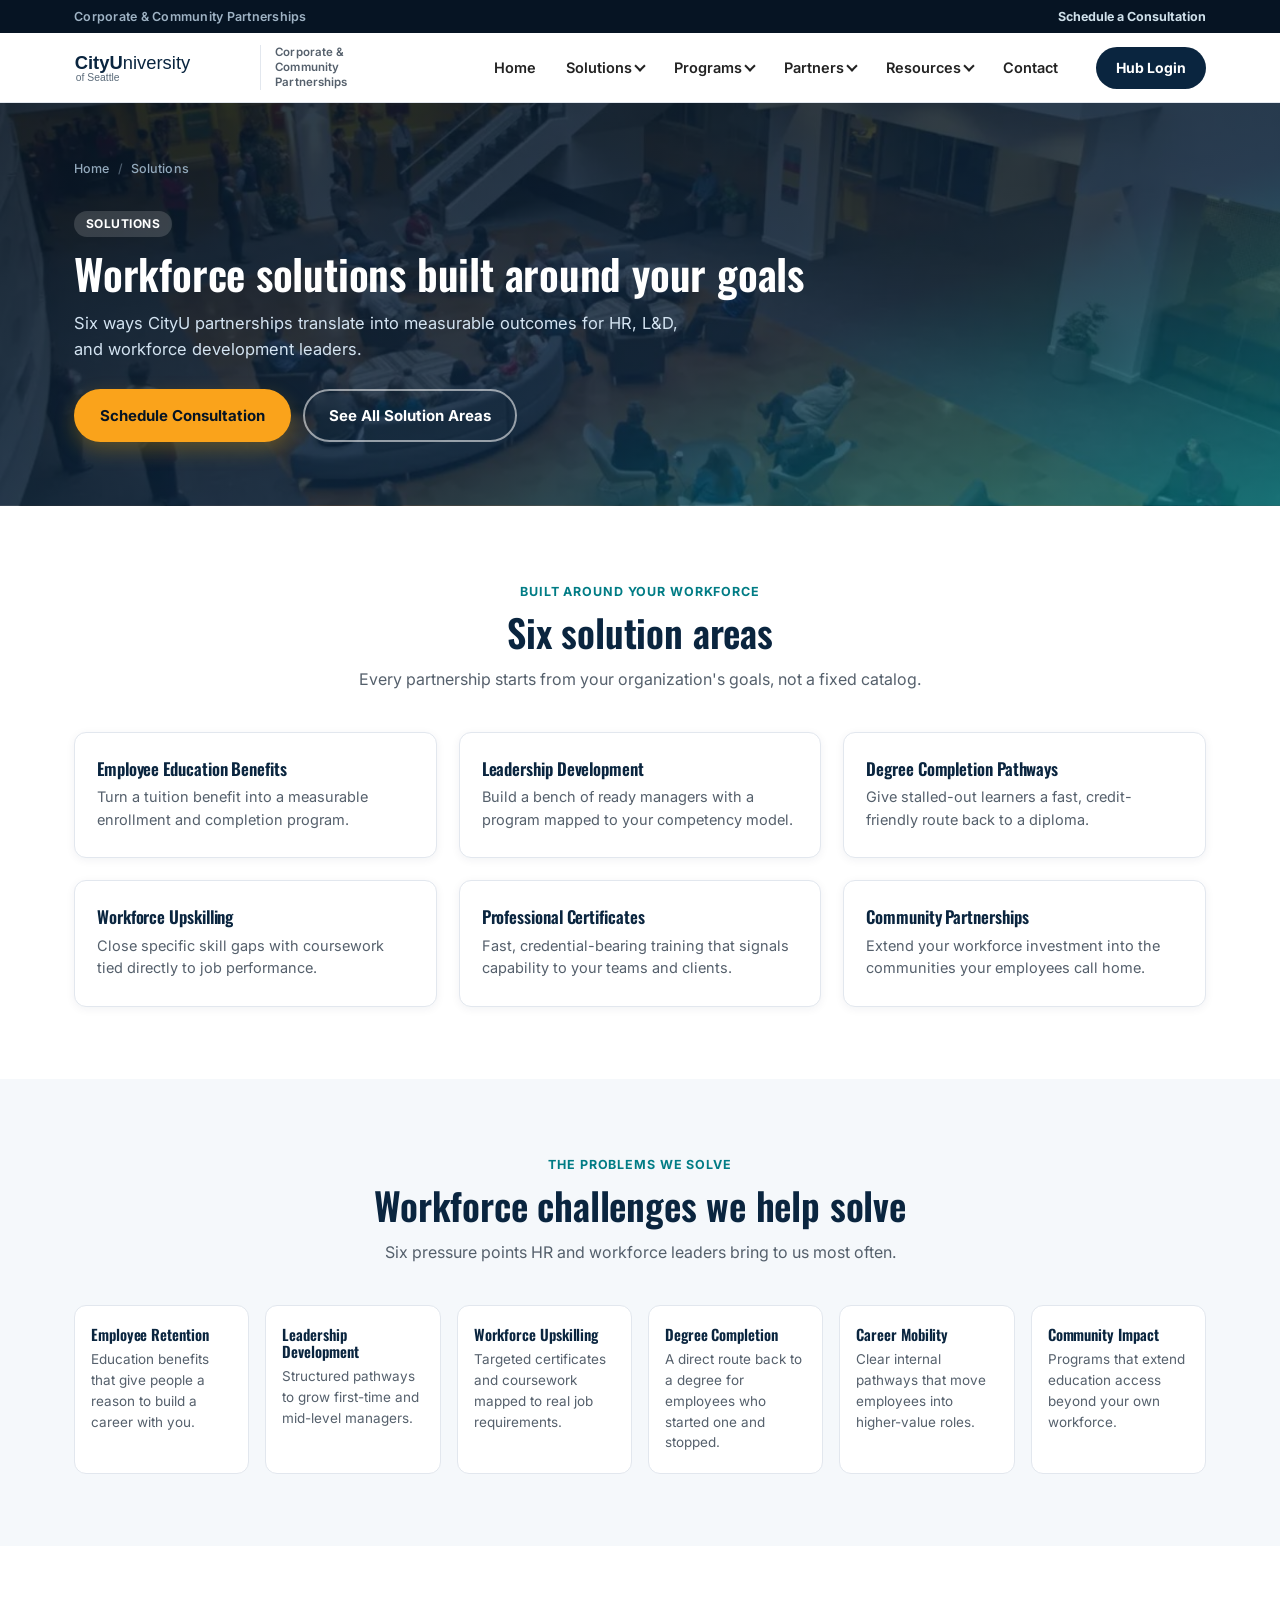
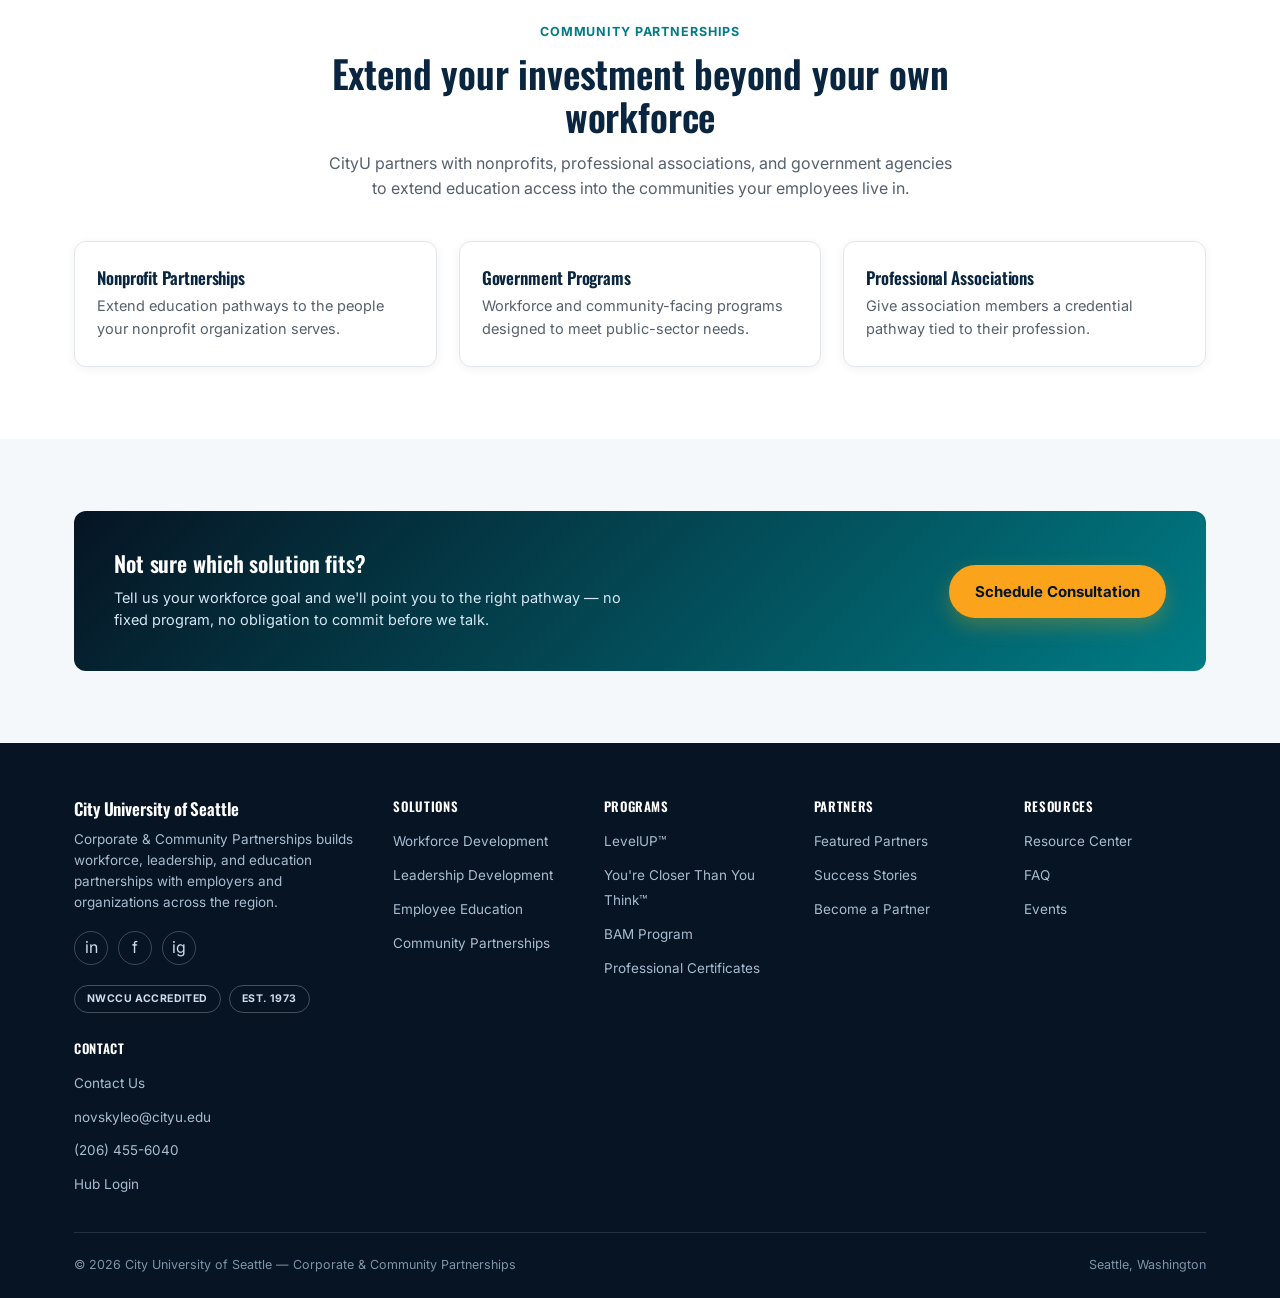
<file: workforce-solutions.html>
<!DOCTYPE html>
<html lang="en">
<head>
<meta charset="UTF-8">
<meta name="viewport" content="width=device-width, initial-scale=1.0">
<title>Workforce Solutions | City University of Seattle Corporate & Community Partnerships</title>
<meta name="description" content="Six workforce solution areas from City University of Seattle: employee education benefits, leadership development, degree completion, upskilling, certificates, and community partnerships.">
<link rel="preconnect" href="https://fonts.googleapis.com">
<link rel="preconnect" href="https://fonts.gstatic.com" crossorigin>
<link href="https://fonts.googleapis.com/css2?family=Inter:wght@400;500;600;700;800;900&family=Oswald:wght@400;500;600;700&display=swap" rel="stylesheet">
<link rel="stylesheet" href="assets/styles.css">
</head>
<body>
<header>
  <div class="utility-bar">
    <div class="container utility-bar-inner">
      <span class="utility-label">Corporate & Community Partnerships</span>
      <a href="contact.html" class="utility-link">Schedule a Consultation</a>
    </div>
  </div>
  <div class="nav-wrap">
    <a href="index.html" class="brand">
      <img src="assets/cityu-logo.svg" alt="City University of Seattle">
      <span class="brand-sub">Corporate &amp; Community Partnerships</span>
    </a>

    <nav class="primary-nav" id="primaryNav" aria-label="Primary">
      <ul>
        <li><a href="index.html">Home</a></li>

        <li class="has-dropdown">
          <button class="nav-top-btn" type="button" aria-expanded="false" aria-haspopup="true">Solutions <span class="caret" aria-hidden="true"></span></button>
          <div class="dropdown">
            <a href="workforce-solutions.html">Workforce Development</a>
            <a href="programs/levelup.html">Leadership Development</a>
            <a href="programs/closer-than-you-think.html">Employee Education</a>
            <a href="workforce-solutions.html#community">Community Partnerships</a>
          </div>
        </li>

        <li class="has-dropdown">
          <button class="nav-top-btn" type="button" aria-expanded="false" aria-haspopup="true">Programs <span class="caret" aria-hidden="true"></span></button>
          <div class="dropdown">
            <a href="programs/levelup.html">LevelUP&trade;</a>
            <a href="programs/closer-than-you-think.html">You're Closer Than You Think&trade;</a>
            <a href="programs/bam.html">BAM Program</a>
            <a href="programs/certificates.html">Professional Certificates</a>
          </div>
        </li>

        <li class="has-dropdown">
          <button class="nav-top-btn" type="button" aria-expanded="false" aria-haspopup="true">Partners <span class="caret" aria-hidden="true"></span></button>
          <div class="dropdown">
            <a href="partners.html">Featured Partners</a>
            <a href="success-stories.html">Success Stories</a>
            <a href="partners.html#process">Become a Partner</a>
          </div>
        </li>

        <li class="has-dropdown">
          <button class="nav-top-btn" type="button" aria-expanded="false" aria-haspopup="true">Resources <span class="caret" aria-hidden="true"></span></button>
          <div class="dropdown">
            <a href="resources.html">Resource Center</a>
            <a href="faq.html">FAQ</a>
            <a href="events.html">Events</a>
          </div>
        </li>

        <li><a href="contact.html">Contact</a></li>
      </ul>
      <a href="dashboard.html" class="btn-hub mobile-hub">Hub Login</a>
    </nav>

    <div class="nav-right">
      <a href="dashboard.html" class="btn-hub">Hub Login</a>
    </div>

    <button class="hamburger" id="hamburgerBtn" aria-label="Toggle navigation menu" aria-expanded="false">
      <span></span><span></span><span></span>
    </button>
  </div>
</header>
<a href="#main-content" class="skip-link">Skip to main content</a>

<main id="main-content">

<section class="page-hero">
  <div class="container">
    <div class="breadcrumb"><a href="index.html">Home</a><span class="sep">/</span>Solutions</div>
    <span class="tag">Solutions</span>
    <h1>Workforce solutions built around your goals</h1>
    <p class="lede">Six ways CityU partnerships translate into measurable outcomes for HR, L&amp;D, and workforce development leaders.</p>
    <div class="page-hero-actions">
      <a href="contact.html" class="btn btn-primary">Schedule Consultation</a>
      <a href="#solution-areas" class="btn btn-outline">See All Solution Areas</a>
    </div>
  </div>
</section>

<section id="solution-areas">
  <div class="container">
    <div class="section-head">
      <span class="eyebrow">Built Around Your Workforce</span>
      <h2>Six solution areas</h2>
      <p>Every partnership starts from your organization's goals, not a fixed catalog.</p>
    </div>
    <div class="grid-3">
      <div class="value-card">
        <h3>Employee Education Benefits</h3>
        <p>Turn a tuition benefit into a measurable enrollment and completion program.</p>
      </div>
      <div class="value-card">
        <h3>Leadership Development</h3>
        <p>Build a bench of ready managers with a program mapped to your competency model.</p>
      </div>
      <div class="value-card">
        <h3>Degree Completion Pathways</h3>
        <p>Give stalled-out learners a fast, credit-friendly route back to a diploma.</p>
      </div>
      <div class="value-card">
        <h3>Workforce Upskilling</h3>
        <p>Close specific skill gaps with coursework tied directly to job performance.</p>
      </div>
      <div class="value-card">
        <h3>Professional Certificates</h3>
        <p>Fast, credential-bearing training that signals capability to your teams and clients.</p>
      </div>
      <div class="value-card">
        <h3>Community Partnerships</h3>
        <p>Extend your workforce investment into the communities your employees call home.</p>
      </div>
    </div>
  </div>
</section>

<section class="section-alt" id="challenges">
  <div class="container">
    <div class="section-head">
      <span class="eyebrow">The Problems We Solve</span>
      <h2>Workforce challenges we help solve</h2>
      <p>Six pressure points HR and workforce leaders bring to us most often.</p>
    </div>
    <div class="grid-6">
      <div class="challenge-card">
        <div><h3>Employee Retention</h3><p>Education benefits that give people a reason to build a career with you.</p></div>
      </div>
      <div class="challenge-card">
        <div><h3>Leadership Development</h3><p>Structured pathways to grow first-time and mid-level managers.</p></div>
      </div>
      <div class="challenge-card">
        <div><h3>Workforce Upskilling</h3><p>Targeted certificates and coursework mapped to real job requirements.</p></div>
      </div>
      <div class="challenge-card">
        <div><h3>Degree Completion</h3><p>A direct route back to a degree for employees who started one and stopped.</p></div>
      </div>
      <div class="challenge-card">
        <div><h3>Career Mobility</h3><p>Clear internal pathways that move employees into higher-value roles.</p></div>
      </div>
      <div class="challenge-card">
        <div><h3>Community Impact</h3><p>Programs that extend education access beyond your own workforce.</p></div>
      </div>
    </div>
  </div>
</section>

<section id="community">
  <div class="container">
    <div class="section-head">
      <span class="eyebrow">Community Partnerships</span>
      <h2>Extend your investment beyond your own workforce</h2>
      <p>CityU partners with nonprofits, professional associations, and government agencies to extend education access into the communities your employees live in.</p>
    </div>
    <div class="grid-3">
      <div class="value-card">
        <h3>Nonprofit Partnerships</h3>
        <p>Extend education pathways to the people your nonprofit organization serves.</p>
      </div>
      <div class="value-card">
        <h3>Government Programs</h3>
        <p>Workforce and community-facing programs designed to meet public-sector needs.</p>
      </div>
      <div class="value-card">
        <h3>Professional Associations</h3>
        <p>Give association members a credential pathway tied to their profession.</p>
      </div>
    </div>
  </div>
</section>

<section class="section-alt">
  <div class="container">
    <div class="hub-banner">
      <div class="hub-banner-text">
        <h3>Not sure which solution fits?</h3>
        <p>Tell us your workforce goal and we'll point you to the right pathway &mdash; no fixed program, no obligation to commit before we talk.</p>
      </div>
      <a href="contact.html" class="btn btn-primary">Schedule Consultation</a>
    </div>
  </div>
</section>

</main>

<footer>
  <div class="container">
    <div class="footer-grid">
      <div class="footer-brand">
        <h4>City University of Seattle</h4>
        <p>Corporate &amp; Community Partnerships builds workforce, leadership, and education partnerships with employers and organizations across the region.</p>
        <div class="footer-social">
          <a href="#" aria-label="LinkedIn">in</a>
          <a href="#" aria-label="Facebook">f</a>
          <a href="#" aria-label="Instagram">ig</a>
        </div>
        <div class="accreditation-badges">
          <span class="accreditation-badge">NWCCU Accredited</span>
          <span class="accreditation-badge">Est. 1973</span>
        </div>
      </div>
      <div class="footer-col">
        <h5>Solutions</h5>
        <ul>
          <li><a href="workforce-solutions.html">Workforce Development</a></li>
          <li><a href="programs/levelup.html">Leadership Development</a></li>
          <li><a href="programs/closer-than-you-think.html">Employee Education</a></li>
          <li><a href="workforce-solutions.html#community">Community Partnerships</a></li>
        </ul>
      </div>
      <div class="footer-col">
        <h5>Programs</h5>
        <ul>
          <li><a href="programs/levelup.html">LevelUP&trade;</a></li>
          <li><a href="programs/closer-than-you-think.html">You're Closer Than You Think&trade;</a></li>
          <li><a href="programs/bam.html">BAM Program</a></li>
          <li><a href="programs/certificates.html">Professional Certificates</a></li>
        </ul>
      </div>
      <div class="footer-col">
        <h5>Partners</h5>
        <ul>
          <li><a href="partners.html">Featured Partners</a></li>
          <li><a href="success-stories.html">Success Stories</a></li>
          <li><a href="partners.html#process">Become a Partner</a></li>
        </ul>
      </div>
      <div class="footer-col">
        <h5>Resources</h5>
        <ul>
          <li><a href="resources.html">Resource Center</a></li>
          <li><a href="faq.html">FAQ</a></li>
          <li><a href="events.html">Events</a></li>
        </ul>
      </div>
      <div class="footer-col">
        <h5>Contact</h5>
        <ul>
          <li><a href="contact.html">Contact Us</a></li>
          <li><a href="mailto:novskyleo@cityu.edu">novskyleo@cityu.edu</a></li>
          <li><a href="tel:2064556040">(206) 455-6040</a></li>
          <li><a href="dashboard.html">Hub Login</a></li>
        </ul>
      </div>
    </div>
    <div class="footer-bottom">
      <span>&copy; <span id="year"></span> City University of Seattle &mdash; Corporate &amp; Community Partnerships</span>
      <span>Seattle, Washington</span>
    </div>
  </div>
</footer>
<script src="assets/main.js"></script>

</body>
</html>
</file>
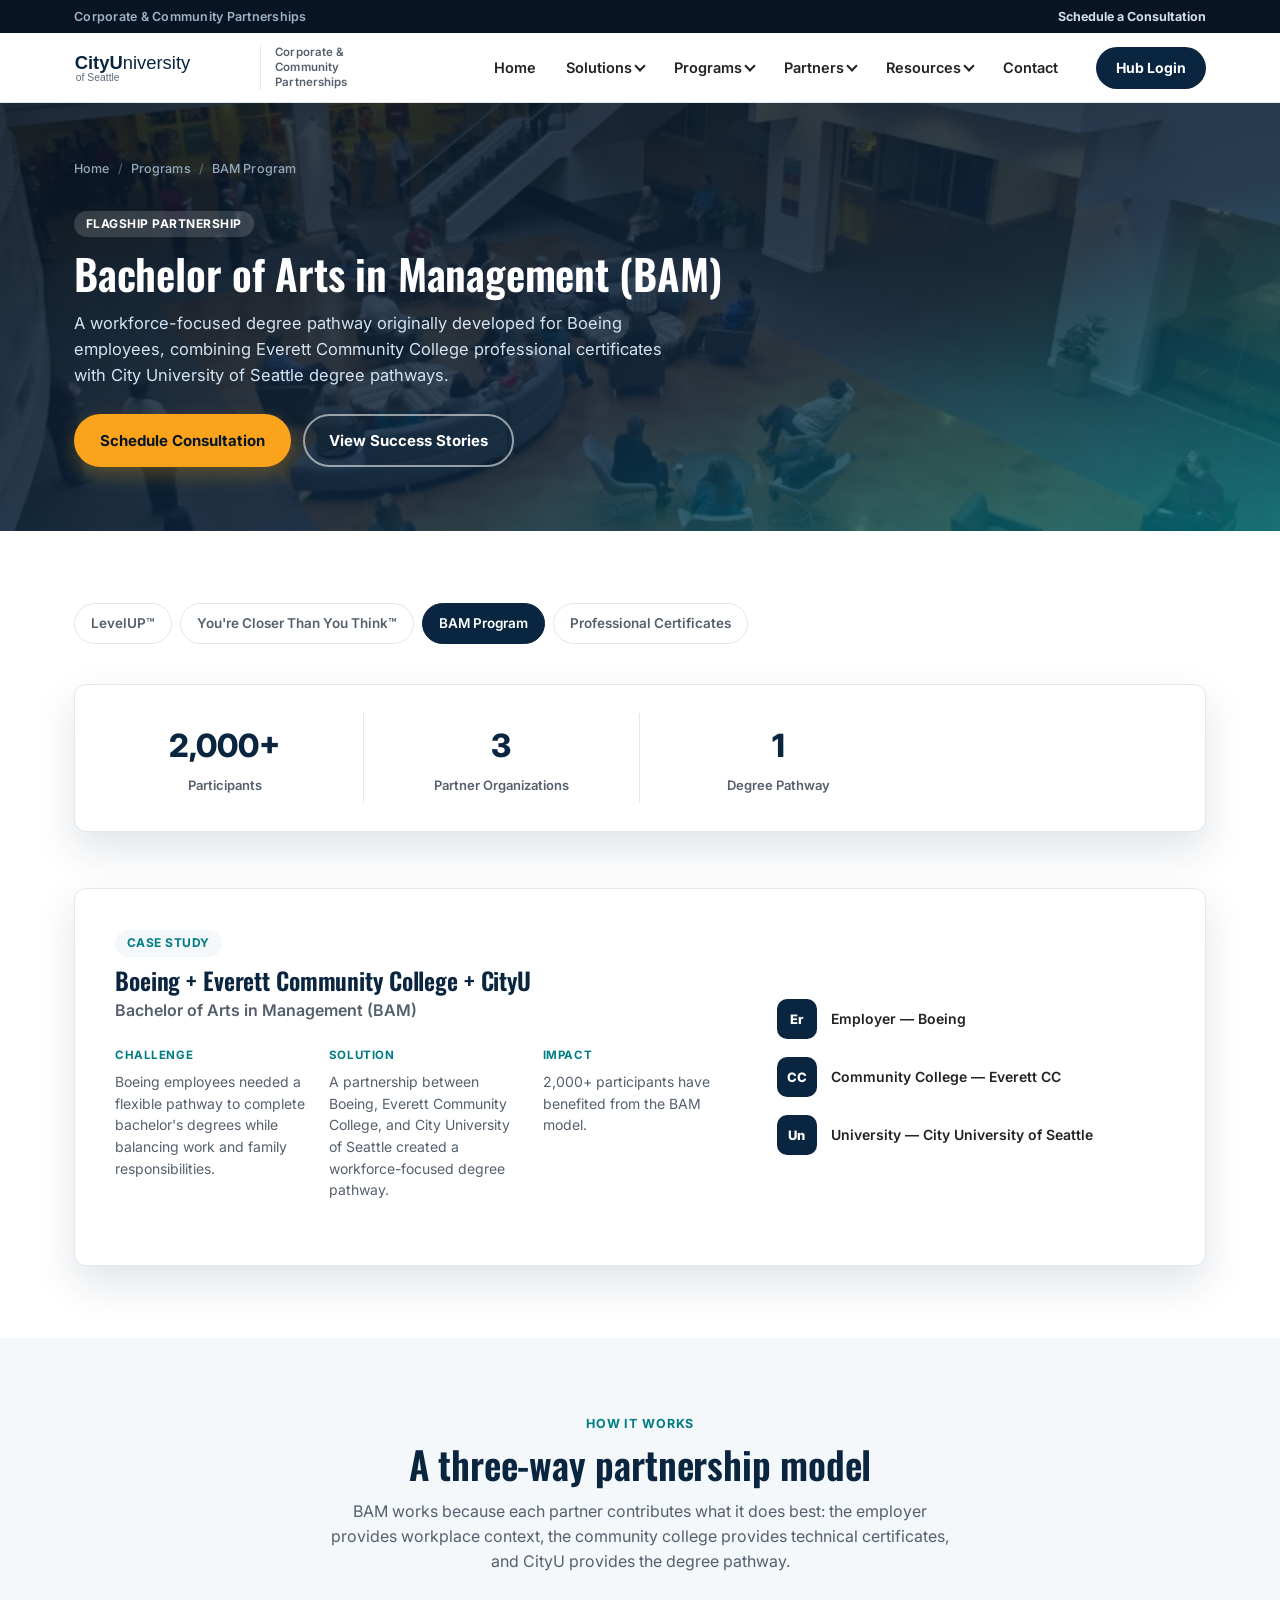
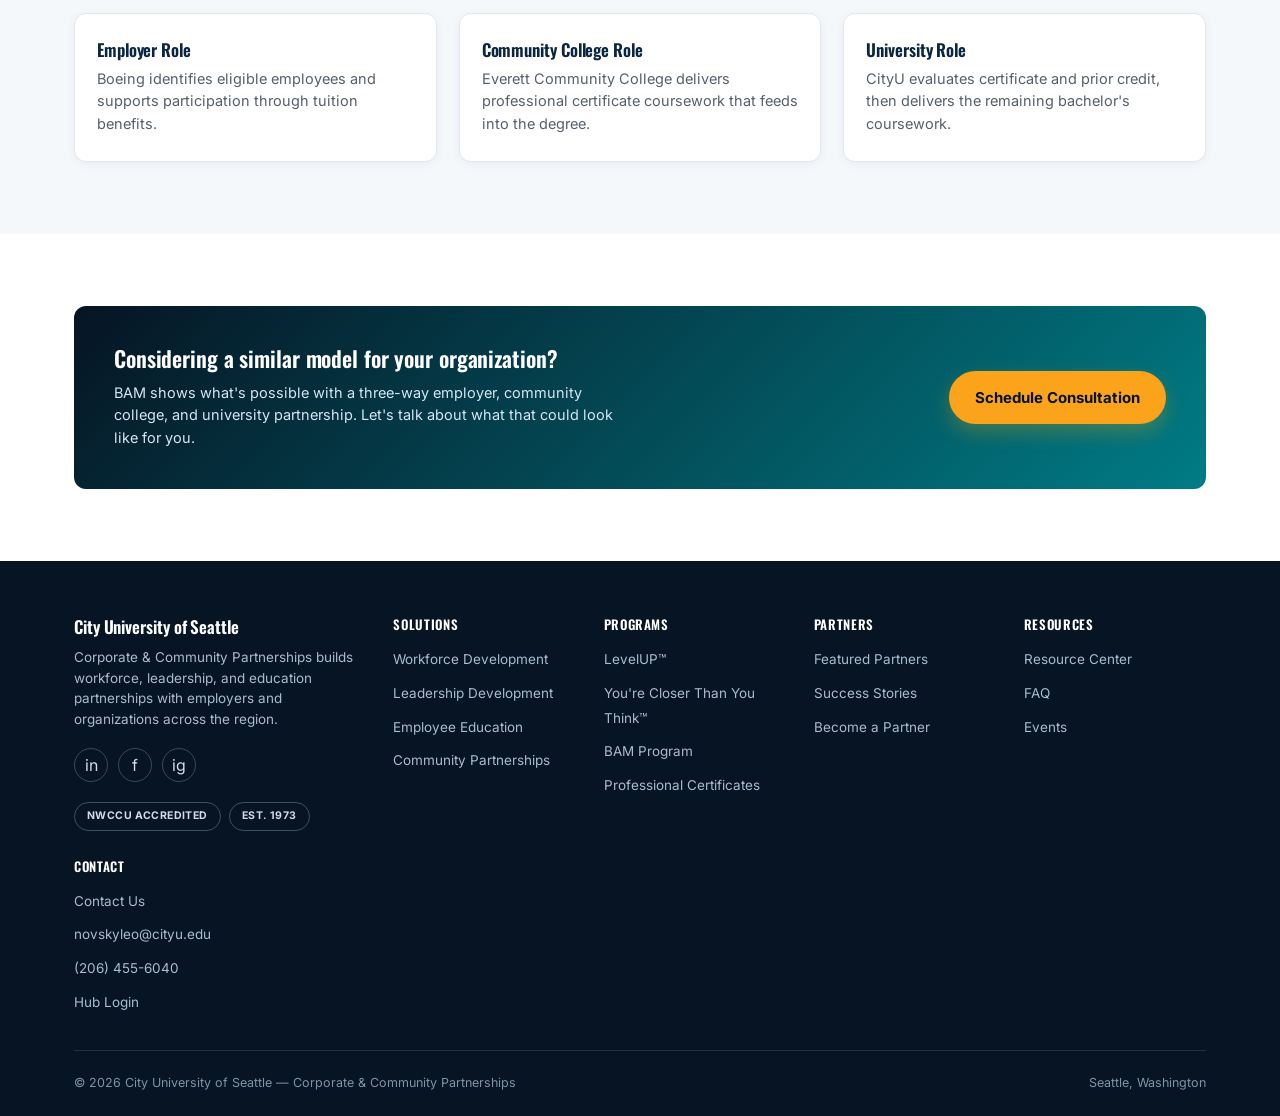
<file: programs/bam.html>
<!DOCTYPE html>
<html lang="en">
<head>
<meta charset="UTF-8">
<meta name="viewport" content="width=device-width, initial-scale=1.0">
<title>BAM Program | City University of Seattle Corporate & Community Partnerships</title>
<meta name="description" content="The Bachelor of Arts in Management (BAM) program: a three-way partnership between Boeing, Everett Community College, and City University of Seattle.">
<link rel="preconnect" href="https://fonts.googleapis.com">
<link rel="preconnect" href="https://fonts.gstatic.com" crossorigin>
<link href="https://fonts.googleapis.com/css2?family=Inter:wght@400;500;600;700;800;900&family=Oswald:wght@400;500;600;700&display=swap" rel="stylesheet">
<link rel="stylesheet" href="../assets/styles.css">
</head>
<body>
<header>
  <div class="utility-bar">
    <div class="container utility-bar-inner">
      <span class="utility-label">Corporate & Community Partnerships</span>
      <a href="../contact.html" class="utility-link">Schedule a Consultation</a>
    </div>
  </div>
  <div class="nav-wrap">
    <a href="../index.html" class="brand">
      <img src="../assets/cityu-logo.svg" alt="City University of Seattle">
      <span class="brand-sub">Corporate &amp; Community Partnerships</span>
    </a>

    <nav class="primary-nav" id="primaryNav" aria-label="Primary">
      <ul>
        <li><a href="../index.html">Home</a></li>

        <li class="has-dropdown">
          <button class="nav-top-btn" type="button" aria-expanded="false" aria-haspopup="true">Solutions <span class="caret" aria-hidden="true"></span></button>
          <div class="dropdown">
            <a href="../workforce-solutions.html">Workforce Development</a>
            <a href="levelup.html">Leadership Development</a>
            <a href="closer-than-you-think.html">Employee Education</a>
            <a href="../workforce-solutions.html#community">Community Partnerships</a>
          </div>
        </li>

        <li class="has-dropdown">
          <button class="nav-top-btn" type="button" aria-expanded="false" aria-haspopup="true">Programs <span class="caret" aria-hidden="true"></span></button>
          <div class="dropdown">
            <a href="levelup.html">LevelUP&trade;</a>
            <a href="closer-than-you-think.html">You're Closer Than You Think&trade;</a>
            <a href="bam.html">BAM Program</a>
            <a href="certificates.html">Professional Certificates</a>
          </div>
        </li>

        <li class="has-dropdown">
          <button class="nav-top-btn" type="button" aria-expanded="false" aria-haspopup="true">Partners <span class="caret" aria-hidden="true"></span></button>
          <div class="dropdown">
            <a href="../partners.html">Featured Partners</a>
            <a href="../success-stories.html">Success Stories</a>
            <a href="../partners.html#process">Become a Partner</a>
          </div>
        </li>

        <li class="has-dropdown">
          <button class="nav-top-btn" type="button" aria-expanded="false" aria-haspopup="true">Resources <span class="caret" aria-hidden="true"></span></button>
          <div class="dropdown">
            <a href="../resources.html">Resource Center</a>
            <a href="../faq.html">FAQ</a>
            <a href="../events.html">Events</a>
          </div>
        </li>

        <li><a href="../contact.html">Contact</a></li>
      </ul>
      <a href="../dashboard.html" class="btn-hub mobile-hub">Hub Login</a>
    </nav>

    <div class="nav-right">
      <a href="../dashboard.html" class="btn-hub">Hub Login</a>
    </div>

    <button class="hamburger" id="hamburgerBtn" aria-label="Toggle navigation menu" aria-expanded="false">
      <span></span><span></span><span></span>
    </button>
  </div>
</header>
<a href="#main-content" class="skip-link">Skip to main content</a>

<main id="main-content">

<section class="page-hero">
  <div class="container">
    <div class="breadcrumb"><a href="../index.html">Home</a><span class="sep">/</span><a href="../workforce-solutions.html">Programs</a><span class="sep">/</span>BAM Program</div>
    <span class="tag">Flagship Partnership</span>
    <h1>Bachelor of Arts in Management (BAM)</h1>
    <p class="lede">A workforce-focused degree pathway originally developed for Boeing employees, combining Everett Community College professional certificates with City University of Seattle degree pathways.</p>
    <div class="page-hero-actions">
      <a href="../contact.html" class="btn btn-primary">Schedule Consultation</a>
      <a href="../success-stories.html" class="btn btn-outline">View Success Stories</a>
    </div>
  </div>
</section>

<section>
  <div class="container">
    <div class="subnav-pills"><a href="levelup.html">LevelUP™</a><a href="closer-than-you-think.html">You're Closer Than You Think™</a><a href="bam.html" class="active">BAM Program</a><a href="certificates.html">Professional Certificates</a></div>
    <div class="container trust-band" style="transform:none;margin-bottom:56px;">
      <div class="kpi-grid">
        <div class="kpi"><div class="num">2,000+</div><div class="label">Participants</div></div>
        <div class="kpi"><div class="num">3</div><div class="label">Partner Organizations</div></div>
        <div class="kpi"><div class="num">1</div><div class="label">Degree Pathway</div></div>
      </div>
    </div>
    <div class="spotlight">
      <div>
        <span class="tag">Case Study</span>
        <h3>Boeing + Everett Community College + CityU</h3>
        <p class="subtitle">Bachelor of Arts in Management (BAM)</p>
        <div class="case-study-grid">
          <div class="case-block">
            <span class="case-label">Challenge</span>
            <p>Boeing employees needed a flexible pathway to complete bachelor's degrees while balancing work and family responsibilities.</p>
          </div>
          <div class="case-block">
            <span class="case-label">Solution</span>
            <p>A partnership between Boeing, Everett Community College, and City University of Seattle created a workforce-focused degree pathway.</p>
          </div>
          <div class="case-block">
            <span class="case-label">Impact</span>
            <p>2,000+ participants have benefited from the BAM model.</p>
          </div>
        </div>
      </div>
      <div class="partner-flow">
        <div class="flow-row"><div class="flow-badge">Er</div><span class="flow-text">Employer &mdash; Boeing</span></div>
        <div class="flow-row"><div class="flow-badge">CC</div><span class="flow-text">Community College &mdash; Everett CC</span></div>
        <div class="flow-row"><div class="flow-badge">Un</div><span class="flow-text">University &mdash; City University of Seattle</span></div>
      </div>
    </div>
  </div>
</section>

<section class="section-alt">
  <div class="container">
    <div class="section-head">
      <span class="eyebrow">How It Works</span>
      <h2>A three-way partnership model</h2>
      <p>BAM works because each partner contributes what it does best: the employer provides workplace context, the community college provides technical certificates, and CityU provides the degree pathway.</p>
    </div>
    <div class="grid-3">
      <div class="value-card"><h3>Employer Role</h3><p>Boeing identifies eligible employees and supports participation through tuition benefits.</p></div>
      <div class="value-card"><h3>Community College Role</h3><p>Everett Community College delivers professional certificate coursework that feeds into the degree.</p></div>
      <div class="value-card"><h3>University Role</h3><p>CityU evaluates certificate and prior credit, then delivers the remaining bachelor's coursework.</p></div>
    </div>
  </div>
</section>

<section>
  <div class="container">
    <div class="hub-banner">
      <div class="hub-banner-text">
        <h3>Considering a similar model for your organization?</h3>
        <p>BAM shows what's possible with a three-way employer, community college, and university partnership. Let's talk about what that could look like for you.</p>
      </div>
      <a href="../contact.html" class="btn btn-primary">Schedule Consultation</a>
    </div>
  </div>
</section>

</main>

<footer>
  <div class="container">
    <div class="footer-grid">
      <div class="footer-brand">
        <h4>City University of Seattle</h4>
        <p>Corporate &amp; Community Partnerships builds workforce, leadership, and education partnerships with employers and organizations across the region.</p>
        <div class="footer-social">
          <a href="#" aria-label="LinkedIn">in</a>
          <a href="#" aria-label="Facebook">f</a>
          <a href="#" aria-label="Instagram">ig</a>
        </div>
        <div class="accreditation-badges">
          <span class="accreditation-badge">NWCCU Accredited</span>
          <span class="accreditation-badge">Est. 1973</span>
        </div>
      </div>
      <div class="footer-col">
        <h5>Solutions</h5>
        <ul>
          <li><a href="../workforce-solutions.html">Workforce Development</a></li>
          <li><a href="levelup.html">Leadership Development</a></li>
          <li><a href="closer-than-you-think.html">Employee Education</a></li>
          <li><a href="../workforce-solutions.html#community">Community Partnerships</a></li>
        </ul>
      </div>
      <div class="footer-col">
        <h5>Programs</h5>
        <ul>
          <li><a href="levelup.html">LevelUP&trade;</a></li>
          <li><a href="closer-than-you-think.html">You're Closer Than You Think&trade;</a></li>
          <li><a href="bam.html">BAM Program</a></li>
          <li><a href="certificates.html">Professional Certificates</a></li>
        </ul>
      </div>
      <div class="footer-col">
        <h5>Partners</h5>
        <ul>
          <li><a href="../partners.html">Featured Partners</a></li>
          <li><a href="../success-stories.html">Success Stories</a></li>
          <li><a href="../partners.html#process">Become a Partner</a></li>
        </ul>
      </div>
      <div class="footer-col">
        <h5>Resources</h5>
        <ul>
          <li><a href="../resources.html">Resource Center</a></li>
          <li><a href="../faq.html">FAQ</a></li>
          <li><a href="../events.html">Events</a></li>
        </ul>
      </div>
      <div class="footer-col">
        <h5>Contact</h5>
        <ul>
          <li><a href="../contact.html">Contact Us</a></li>
          <li><a href="mailto:novskyleo@cityu.edu">novskyleo@cityu.edu</a></li>
          <li><a href="tel:2064556040">(206) 455-6040</a></li>
          <li><a href="../dashboard.html">Hub Login</a></li>
        </ul>
      </div>
    </div>
    <div class="footer-bottom">
      <span>&copy; <span id="year"></span> City University of Seattle &mdash; Corporate &amp; Community Partnerships</span>
      <span>Seattle, Washington</span>
    </div>
  </div>
</footer>
<script src="../assets/main.js"></script>

</body>
</html>
</file>
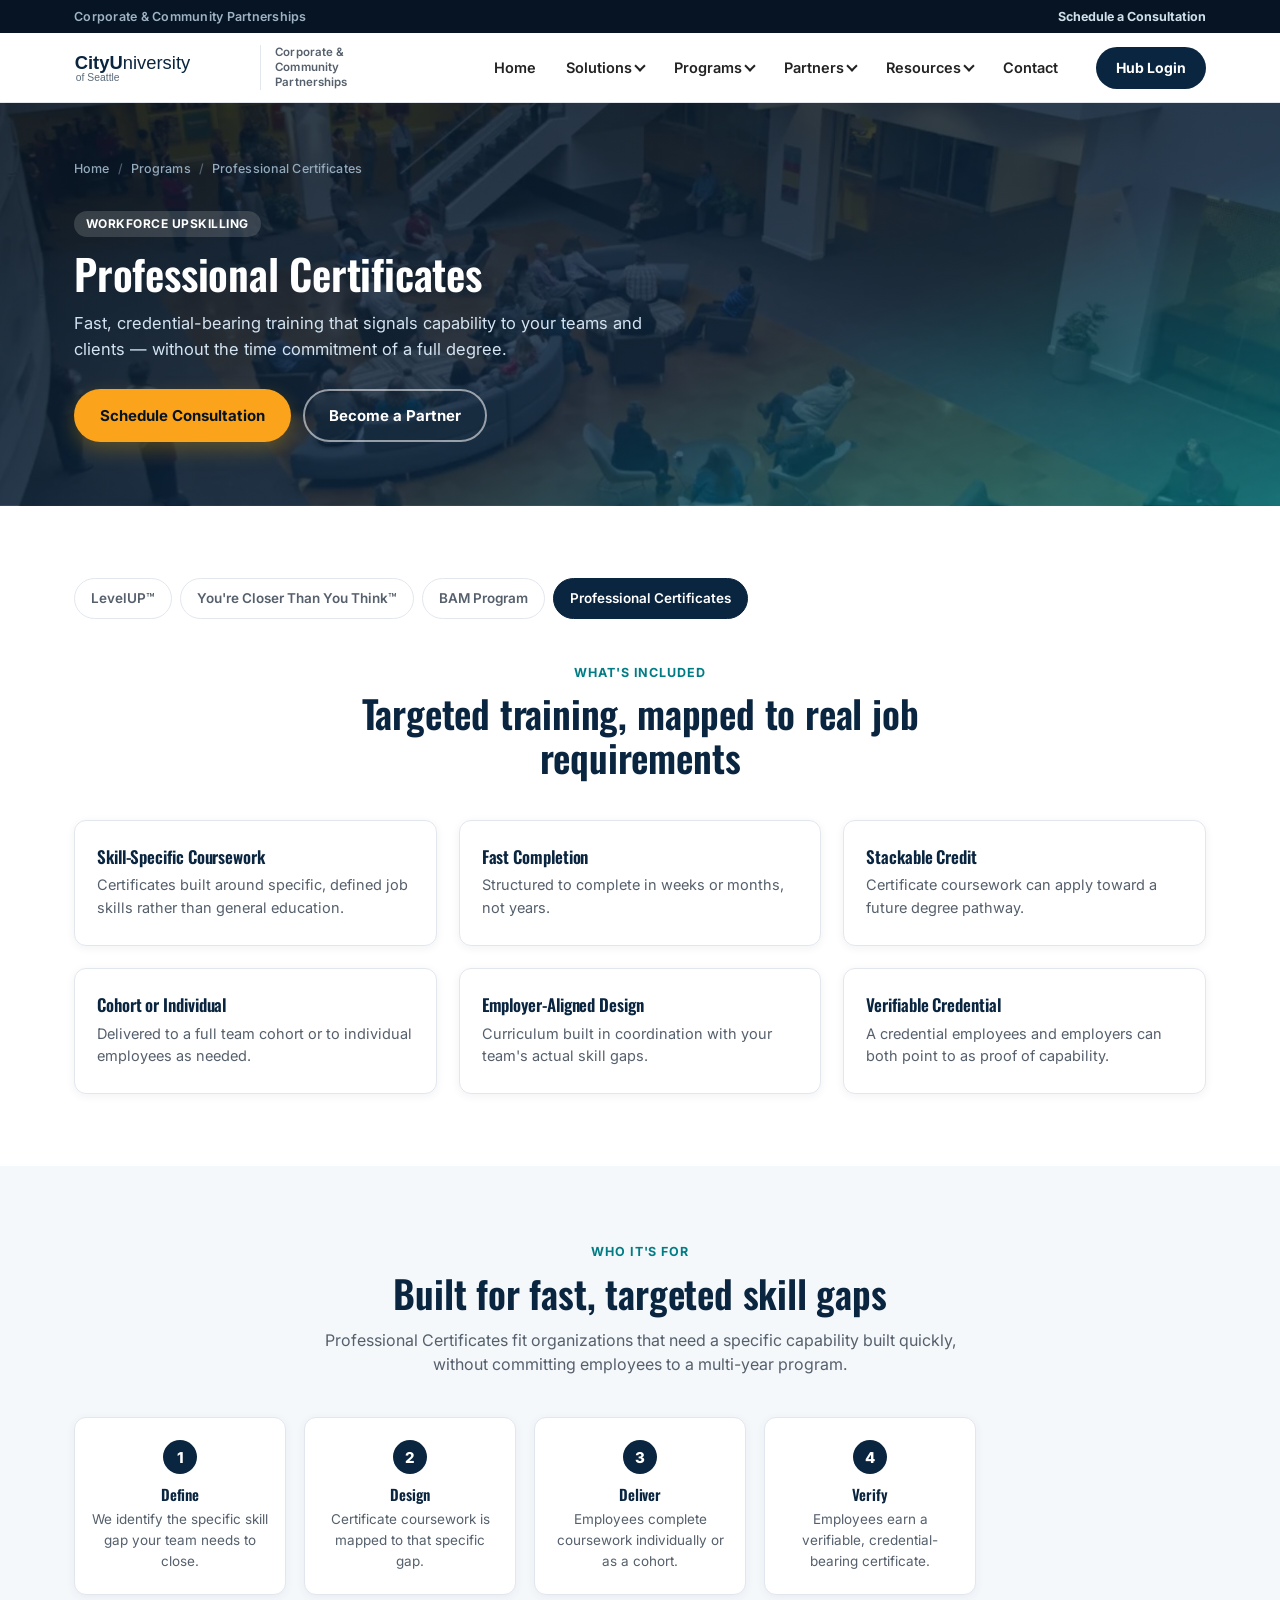
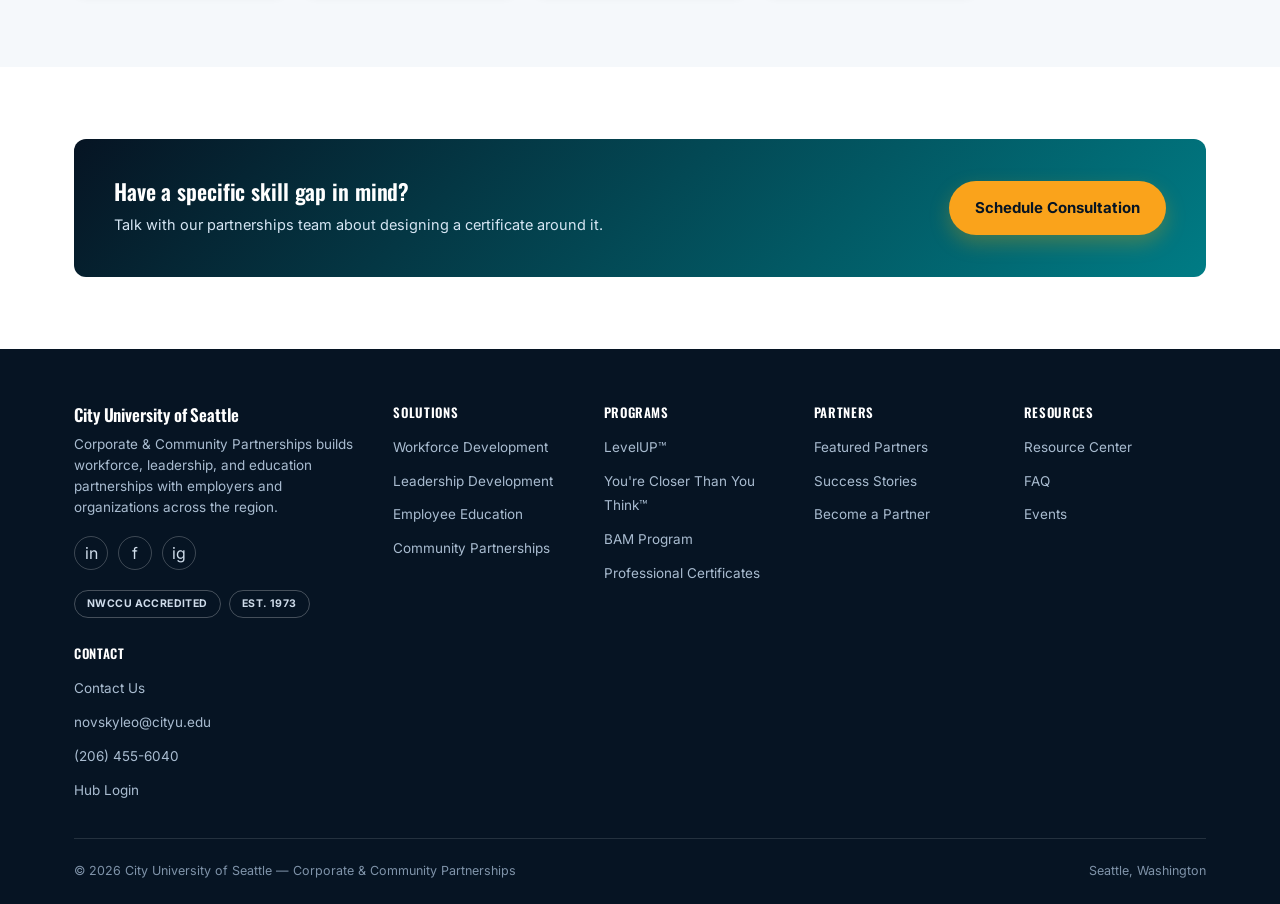
<file: programs/certificates.html>
<!DOCTYPE html>
<html lang="en">
<head>
<meta charset="UTF-8">
<meta name="viewport" content="width=device-width, initial-scale=1.0">
<title>Professional Certificates | City University of Seattle Corporate & Community Partnerships</title>
<meta name="description" content="City University of Seattle's Professional Certificates program: fast, credential-bearing workforce upskilling mapped to real job requirements.">
<link rel="preconnect" href="https://fonts.googleapis.com">
<link rel="preconnect" href="https://fonts.gstatic.com" crossorigin>
<link href="https://fonts.googleapis.com/css2?family=Inter:wght@400;500;600;700;800;900&family=Oswald:wght@400;500;600;700&display=swap" rel="stylesheet">
<link rel="stylesheet" href="../assets/styles.css">
</head>
<body>
<header>
  <div class="utility-bar">
    <div class="container utility-bar-inner">
      <span class="utility-label">Corporate & Community Partnerships</span>
      <a href="../contact.html" class="utility-link">Schedule a Consultation</a>
    </div>
  </div>
  <div class="nav-wrap">
    <a href="../index.html" class="brand">
      <img src="../assets/cityu-logo.svg" alt="City University of Seattle">
      <span class="brand-sub">Corporate &amp; Community Partnerships</span>
    </a>

    <nav class="primary-nav" id="primaryNav" aria-label="Primary">
      <ul>
        <li><a href="../index.html">Home</a></li>

        <li class="has-dropdown">
          <button class="nav-top-btn" type="button" aria-expanded="false" aria-haspopup="true">Solutions <span class="caret" aria-hidden="true"></span></button>
          <div class="dropdown">
            <a href="../workforce-solutions.html">Workforce Development</a>
            <a href="levelup.html">Leadership Development</a>
            <a href="closer-than-you-think.html">Employee Education</a>
            <a href="../workforce-solutions.html#community">Community Partnerships</a>
          </div>
        </li>

        <li class="has-dropdown">
          <button class="nav-top-btn" type="button" aria-expanded="false" aria-haspopup="true">Programs <span class="caret" aria-hidden="true"></span></button>
          <div class="dropdown">
            <a href="levelup.html">LevelUP&trade;</a>
            <a href="closer-than-you-think.html">You're Closer Than You Think&trade;</a>
            <a href="bam.html">BAM Program</a>
            <a href="certificates.html">Professional Certificates</a>
          </div>
        </li>

        <li class="has-dropdown">
          <button class="nav-top-btn" type="button" aria-expanded="false" aria-haspopup="true">Partners <span class="caret" aria-hidden="true"></span></button>
          <div class="dropdown">
            <a href="../partners.html">Featured Partners</a>
            <a href="../success-stories.html">Success Stories</a>
            <a href="../partners.html#process">Become a Partner</a>
          </div>
        </li>

        <li class="has-dropdown">
          <button class="nav-top-btn" type="button" aria-expanded="false" aria-haspopup="true">Resources <span class="caret" aria-hidden="true"></span></button>
          <div class="dropdown">
            <a href="../resources.html">Resource Center</a>
            <a href="../faq.html">FAQ</a>
            <a href="../events.html">Events</a>
          </div>
        </li>

        <li><a href="../contact.html">Contact</a></li>
      </ul>
      <a href="../dashboard.html" class="btn-hub mobile-hub">Hub Login</a>
    </nav>

    <div class="nav-right">
      <a href="../dashboard.html" class="btn-hub">Hub Login</a>
    </div>

    <button class="hamburger" id="hamburgerBtn" aria-label="Toggle navigation menu" aria-expanded="false">
      <span></span><span></span><span></span>
    </button>
  </div>
</header>
<a href="#main-content" class="skip-link">Skip to main content</a>

<main id="main-content">

<section class="page-hero">
  <div class="container">
    <div class="breadcrumb"><a href="../index.html">Home</a><span class="sep">/</span><a href="../workforce-solutions.html">Programs</a><span class="sep">/</span>Professional Certificates</div>
    <span class="tag">Workforce Upskilling</span>
    <h1>Professional Certificates</h1>
    <p class="lede">Fast, credential-bearing training that signals capability to your teams and clients &mdash; without the time commitment of a full degree.</p>
    <div class="page-hero-actions">
      <a href="../contact.html" class="btn btn-primary">Schedule Consultation</a>
      <a href="../partners.html#process" class="btn btn-outline">Become a Partner</a>
    </div>
  </div>
</section>

<section>
  <div class="container">
    <div class="subnav-pills"><a href="levelup.html">LevelUP™</a><a href="closer-than-you-think.html">You're Closer Than You Think™</a><a href="bam.html">BAM Program</a><a href="certificates.html" class="active">Professional Certificates</a></div>
    <div class="section-head">
      <span class="eyebrow">What's Included</span>
      <h2>Targeted training, mapped to real job requirements</h2>
    </div>
    <div class="grid-3">
      <div class="value-card"><h3>Skill-Specific Coursework</h3><p>Certificates built around specific, defined job skills rather than general education.</p></div>
      <div class="value-card"><h3>Fast Completion</h3><p>Structured to complete in weeks or months, not years.</p></div>
      <div class="value-card"><h3>Stackable Credit</h3><p>Certificate coursework can apply toward a future degree pathway.</p></div>
      <div class="value-card"><h3>Cohort or Individual</h3><p>Delivered to a full team cohort or to individual employees as needed.</p></div>
      <div class="value-card"><h3>Employer-Aligned Design</h3><p>Curriculum built in coordination with your team's actual skill gaps.</p></div>
      <div class="value-card"><h3>Verifiable Credential</h3><p>A credential employees and employers can both point to as proof of capability.</p></div>
    </div>
  </div>
</section>

<section class="section-alt">
  <div class="container">
    <div class="section-head">
      <span class="eyebrow">Who It's For</span>
      <h2>Built for fast, targeted skill gaps</h2>
      <p>Professional Certificates fit organizations that need a specific capability built quickly, without committing employees to a multi-year program.</p>
    </div>
    <div class="process-track">
      <div class="process-step"><div class="process-num">1</div><h4>Define</h4><p>We identify the specific skill gap your team needs to close.</p></div>
      <div class="process-step"><div class="process-num">2</div><h4>Design</h4><p>Certificate coursework is mapped to that specific gap.</p></div>
      <div class="process-step"><div class="process-num">3</div><h4>Deliver</h4><p>Employees complete coursework individually or as a cohort.</p></div>
      <div class="process-step"><div class="process-num">4</div><h4>Verify</h4><p>Employees earn a verifiable, credential-bearing certificate.</p></div>
    </div>
  </div>
</section>

<section>
  <div class="container">
    <div class="hub-banner">
      <div class="hub-banner-text">
        <h3>Have a specific skill gap in mind?</h3>
        <p>Talk with our partnerships team about designing a certificate around it.</p>
      </div>
      <a href="../contact.html" class="btn btn-primary">Schedule Consultation</a>
    </div>
  </div>
</section>

</main>

<footer>
  <div class="container">
    <div class="footer-grid">
      <div class="footer-brand">
        <h4>City University of Seattle</h4>
        <p>Corporate &amp; Community Partnerships builds workforce, leadership, and education partnerships with employers and organizations across the region.</p>
        <div class="footer-social">
          <a href="#" aria-label="LinkedIn">in</a>
          <a href="#" aria-label="Facebook">f</a>
          <a href="#" aria-label="Instagram">ig</a>
        </div>
        <div class="accreditation-badges">
          <span class="accreditation-badge">NWCCU Accredited</span>
          <span class="accreditation-badge">Est. 1973</span>
        </div>
      </div>
      <div class="footer-col">
        <h5>Solutions</h5>
        <ul>
          <li><a href="../workforce-solutions.html">Workforce Development</a></li>
          <li><a href="levelup.html">Leadership Development</a></li>
          <li><a href="closer-than-you-think.html">Employee Education</a></li>
          <li><a href="../workforce-solutions.html#community">Community Partnerships</a></li>
        </ul>
      </div>
      <div class="footer-col">
        <h5>Programs</h5>
        <ul>
          <li><a href="levelup.html">LevelUP&trade;</a></li>
          <li><a href="closer-than-you-think.html">You're Closer Than You Think&trade;</a></li>
          <li><a href="bam.html">BAM Program</a></li>
          <li><a href="certificates.html">Professional Certificates</a></li>
        </ul>
      </div>
      <div class="footer-col">
        <h5>Partners</h5>
        <ul>
          <li><a href="../partners.html">Featured Partners</a></li>
          <li><a href="../success-stories.html">Success Stories</a></li>
          <li><a href="../partners.html#process">Become a Partner</a></li>
        </ul>
      </div>
      <div class="footer-col">
        <h5>Resources</h5>
        <ul>
          <li><a href="../resources.html">Resource Center</a></li>
          <li><a href="../faq.html">FAQ</a></li>
          <li><a href="../events.html">Events</a></li>
        </ul>
      </div>
      <div class="footer-col">
        <h5>Contact</h5>
        <ul>
          <li><a href="../contact.html">Contact Us</a></li>
          <li><a href="mailto:novskyleo@cityu.edu">novskyleo@cityu.edu</a></li>
          <li><a href="tel:2064556040">(206) 455-6040</a></li>
          <li><a href="../dashboard.html">Hub Login</a></li>
        </ul>
      </div>
    </div>
    <div class="footer-bottom">
      <span>&copy; <span id="year"></span> City University of Seattle &mdash; Corporate &amp; Community Partnerships</span>
      <span>Seattle, Washington</span>
    </div>
  </div>
</footer>
<script src="../assets/main.js"></script>

</body>
</html>
</file>
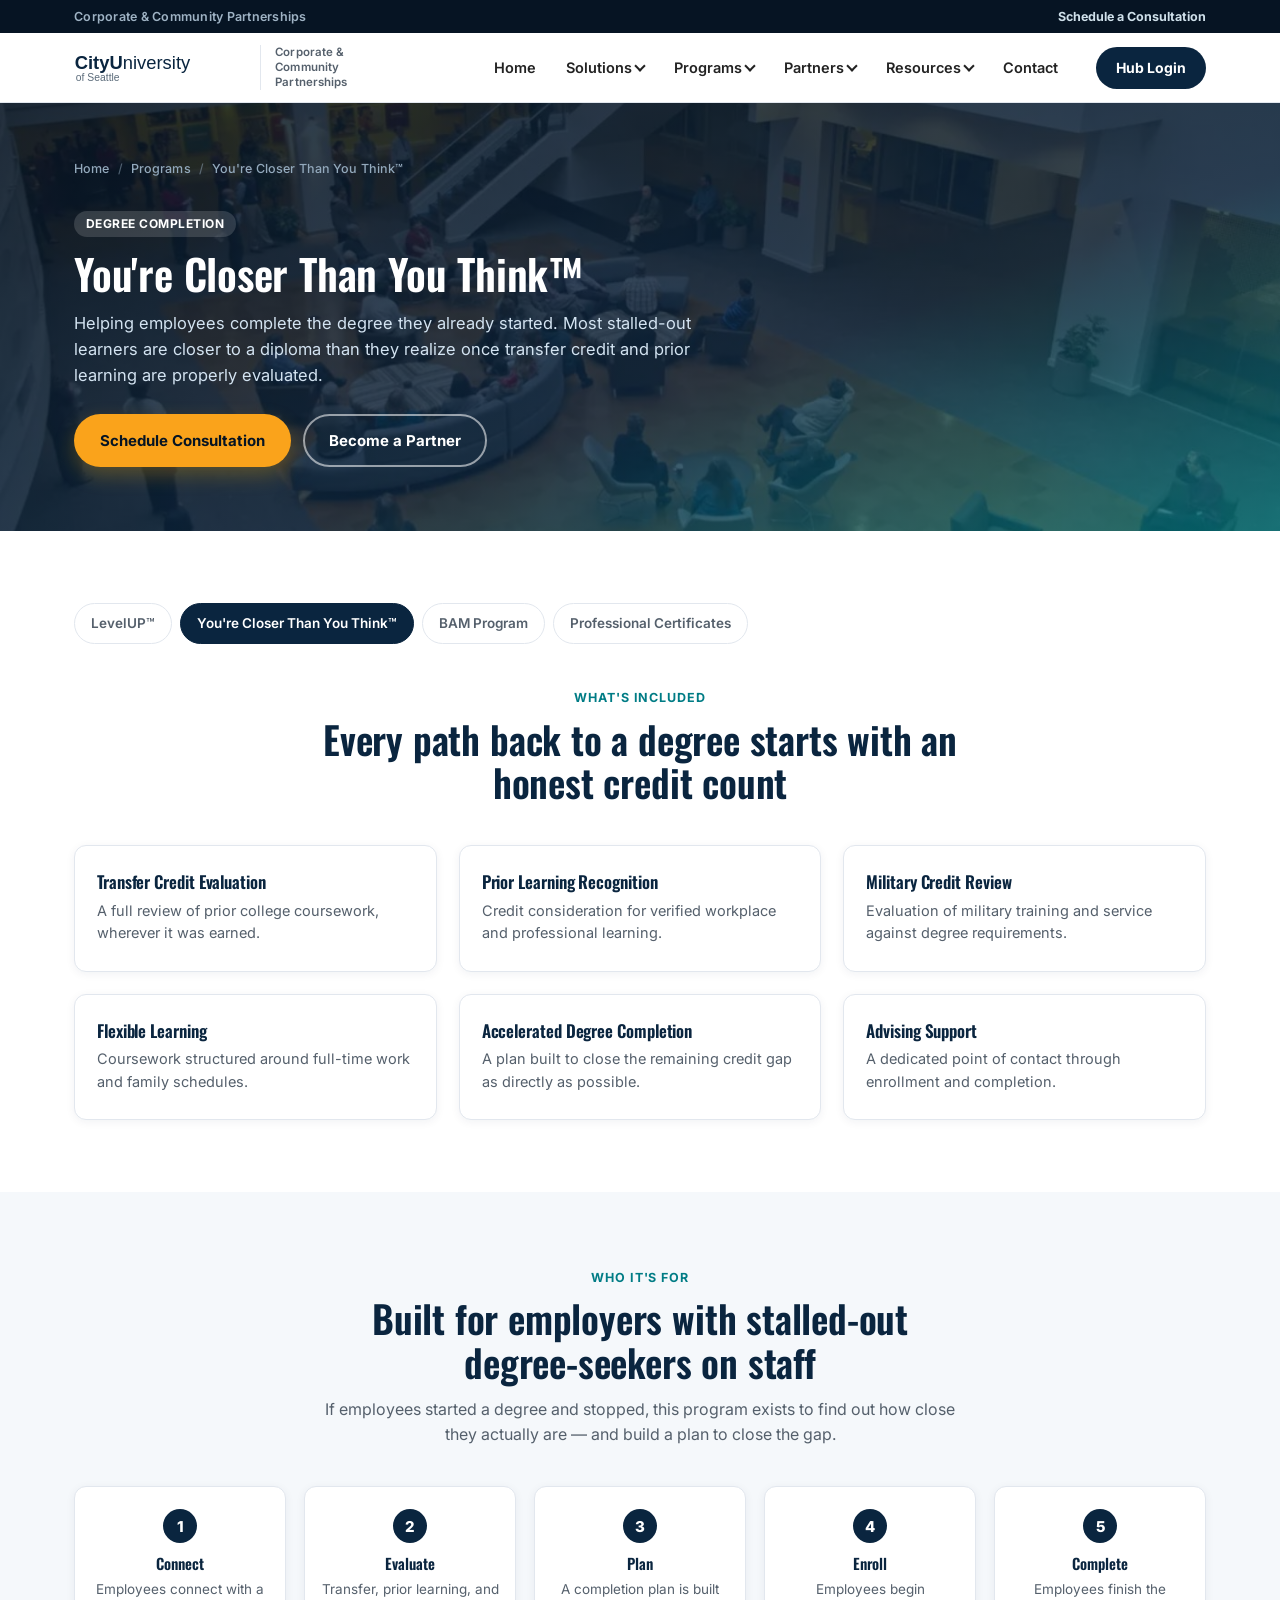
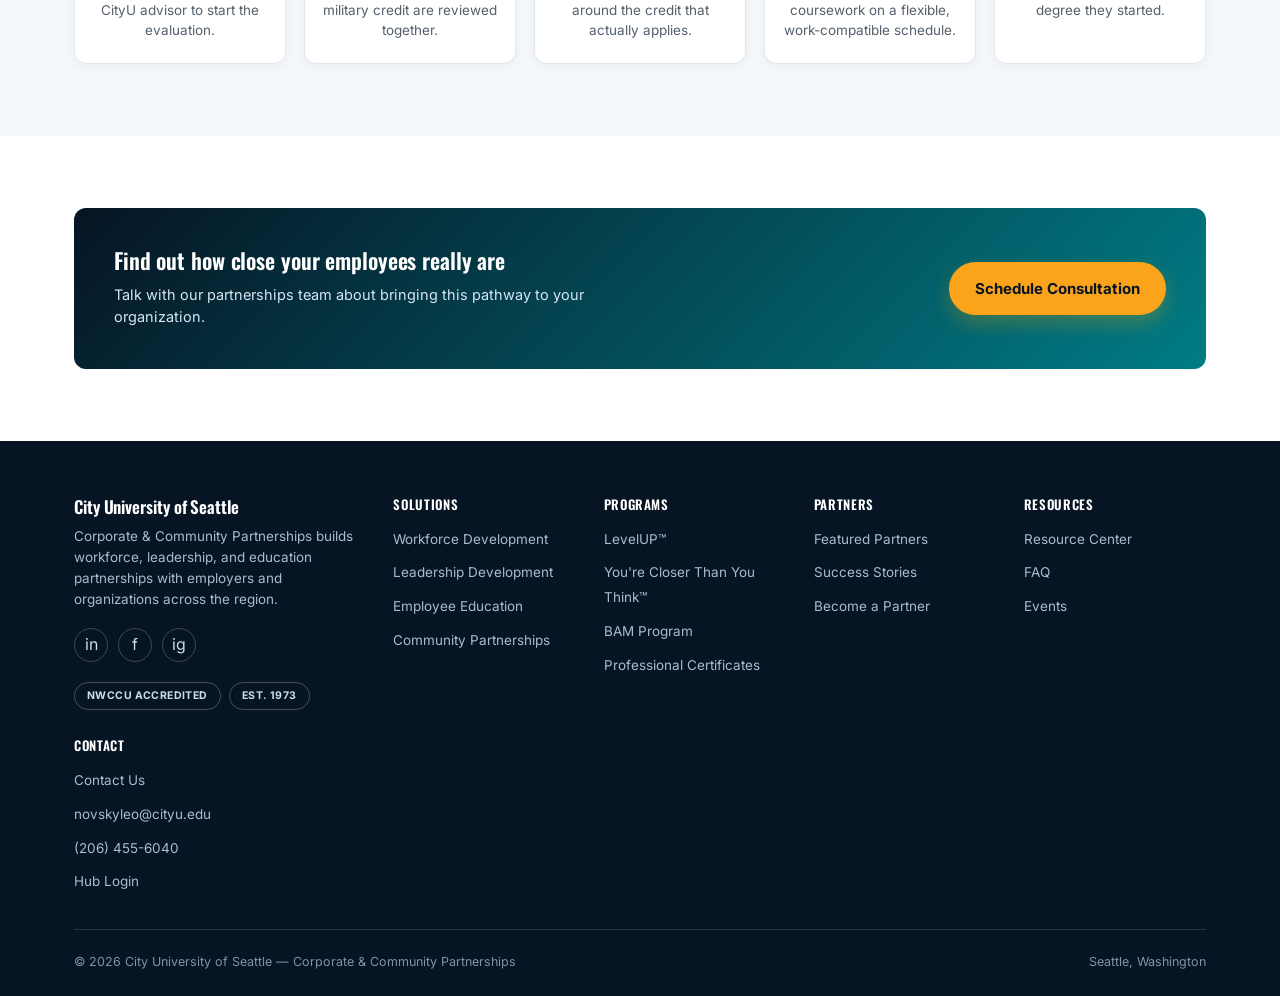
<file: programs/closer-than-you-think.html>
<!DOCTYPE html>
<html lang="en">
<head>
<meta charset="UTF-8">
<meta name="viewport" content="width=device-width, initial-scale=1.0">
<title>You're Closer Than You Think™ | City University of Seattle Corporate & Community Partnerships</title>
<meta name="description" content="You're Closer Than You Think is City University of Seattle's degree completion pathway, evaluating transfer credit, prior learning, and military credit.">
<link rel="preconnect" href="https://fonts.googleapis.com">
<link rel="preconnect" href="https://fonts.gstatic.com" crossorigin>
<link href="https://fonts.googleapis.com/css2?family=Inter:wght@400;500;600;700;800;900&family=Oswald:wght@400;500;600;700&display=swap" rel="stylesheet">
<link rel="stylesheet" href="../assets/styles.css">
</head>
<body>
<header>
  <div class="utility-bar">
    <div class="container utility-bar-inner">
      <span class="utility-label">Corporate & Community Partnerships</span>
      <a href="../contact.html" class="utility-link">Schedule a Consultation</a>
    </div>
  </div>
  <div class="nav-wrap">
    <a href="../index.html" class="brand">
      <img src="../assets/cityu-logo.svg" alt="City University of Seattle">
      <span class="brand-sub">Corporate &amp; Community Partnerships</span>
    </a>

    <nav class="primary-nav" id="primaryNav" aria-label="Primary">
      <ul>
        <li><a href="../index.html">Home</a></li>

        <li class="has-dropdown">
          <button class="nav-top-btn" type="button" aria-expanded="false" aria-haspopup="true">Solutions <span class="caret" aria-hidden="true"></span></button>
          <div class="dropdown">
            <a href="../workforce-solutions.html">Workforce Development</a>
            <a href="levelup.html">Leadership Development</a>
            <a href="closer-than-you-think.html">Employee Education</a>
            <a href="../workforce-solutions.html#community">Community Partnerships</a>
          </div>
        </li>

        <li class="has-dropdown">
          <button class="nav-top-btn" type="button" aria-expanded="false" aria-haspopup="true">Programs <span class="caret" aria-hidden="true"></span></button>
          <div class="dropdown">
            <a href="levelup.html">LevelUP&trade;</a>
            <a href="closer-than-you-think.html">You're Closer Than You Think&trade;</a>
            <a href="bam.html">BAM Program</a>
            <a href="certificates.html">Professional Certificates</a>
          </div>
        </li>

        <li class="has-dropdown">
          <button class="nav-top-btn" type="button" aria-expanded="false" aria-haspopup="true">Partners <span class="caret" aria-hidden="true"></span></button>
          <div class="dropdown">
            <a href="../partners.html">Featured Partners</a>
            <a href="../success-stories.html">Success Stories</a>
            <a href="../partners.html#process">Become a Partner</a>
          </div>
        </li>

        <li class="has-dropdown">
          <button class="nav-top-btn" type="button" aria-expanded="false" aria-haspopup="true">Resources <span class="caret" aria-hidden="true"></span></button>
          <div class="dropdown">
            <a href="../resources.html">Resource Center</a>
            <a href="../faq.html">FAQ</a>
            <a href="../events.html">Events</a>
          </div>
        </li>

        <li><a href="../contact.html">Contact</a></li>
      </ul>
      <a href="../dashboard.html" class="btn-hub mobile-hub">Hub Login</a>
    </nav>

    <div class="nav-right">
      <a href="../dashboard.html" class="btn-hub">Hub Login</a>
    </div>

    <button class="hamburger" id="hamburgerBtn" aria-label="Toggle navigation menu" aria-expanded="false">
      <span></span><span></span><span></span>
    </button>
  </div>
</header>
<a href="#main-content" class="skip-link">Skip to main content</a>

<main id="main-content">

<section class="page-hero">
  <div class="container">
    <div class="breadcrumb"><a href="../index.html">Home</a><span class="sep">/</span><a href="../workforce-solutions.html">Programs</a><span class="sep">/</span>You're Closer Than You Think&trade;</div>
    <span class="tag">Degree Completion</span>
    <h1>You're Closer Than You Think&trade;</h1>
    <p class="lede">Helping employees complete the degree they already started. Most stalled-out learners are closer to a diploma than they realize once transfer credit and prior learning are properly evaluated.</p>
    <div class="page-hero-actions">
      <a href="../contact.html" class="btn btn-primary">Schedule Consultation</a>
      <a href="../partners.html#process" class="btn btn-outline">Become a Partner</a>
    </div>
  </div>
</section>

<section>
  <div class="container">
    <div class="subnav-pills"><a href="levelup.html">LevelUP™</a><a href="closer-than-you-think.html" class="active">You're Closer Than You Think™</a><a href="bam.html">BAM Program</a><a href="certificates.html">Professional Certificates</a></div>
    <div class="section-head">
      <span class="eyebrow">What's Included</span>
      <h2>Every path back to a degree starts with an honest credit count</h2>
    </div>
    <div class="grid-3">
      <div class="value-card"><h3>Transfer Credit Evaluation</h3><p>A full review of prior college coursework, wherever it was earned.</p></div>
      <div class="value-card"><h3>Prior Learning Recognition</h3><p>Credit consideration for verified workplace and professional learning.</p></div>
      <div class="value-card"><h3>Military Credit Review</h3><p>Evaluation of military training and service against degree requirements.</p></div>
      <div class="value-card"><h3>Flexible Learning</h3><p>Coursework structured around full-time work and family schedules.</p></div>
      <div class="value-card"><h3>Accelerated Degree Completion</h3><p>A plan built to close the remaining credit gap as directly as possible.</p></div>
      <div class="value-card"><h3>Advising Support</h3><p>A dedicated point of contact through enrollment and completion.</p></div>
    </div>
  </div>
</section>

<section class="section-alt">
  <div class="container">
    <div class="section-head">
      <span class="eyebrow">Who It's For</span>
      <h2>Built for employers with stalled-out degree-seekers on staff</h2>
      <p>If employees started a degree and stopped, this program exists to find out how close they actually are &mdash; and build a plan to close the gap.</p>
    </div>
    <div class="process-track">
      <div class="process-step"><div class="process-num">1</div><h4>Connect</h4><p>Employees connect with a CityU advisor to start the evaluation.</p></div>
      <div class="process-step"><div class="process-num">2</div><h4>Evaluate</h4><p>Transfer, prior learning, and military credit are reviewed together.</p></div>
      <div class="process-step"><div class="process-num">3</div><h4>Plan</h4><p>A completion plan is built around the credit that actually applies.</p></div>
      <div class="process-step"><div class="process-num">4</div><h4>Enroll</h4><p>Employees begin coursework on a flexible, work-compatible schedule.</p></div>
      <div class="process-step"><div class="process-num">5</div><h4>Complete</h4><p>Employees finish the degree they started.</p></div>
    </div>
  </div>
</section>

<section>
  <div class="container">
    <div class="hub-banner">
      <div class="hub-banner-text">
        <h3>Find out how close your employees really are</h3>
        <p>Talk with our partnerships team about bringing this pathway to your organization.</p>
      </div>
      <a href="../contact.html" class="btn btn-primary">Schedule Consultation</a>
    </div>
  </div>
</section>

</main>

<footer>
  <div class="container">
    <div class="footer-grid">
      <div class="footer-brand">
        <h4>City University of Seattle</h4>
        <p>Corporate &amp; Community Partnerships builds workforce, leadership, and education partnerships with employers and organizations across the region.</p>
        <div class="footer-social">
          <a href="#" aria-label="LinkedIn">in</a>
          <a href="#" aria-label="Facebook">f</a>
          <a href="#" aria-label="Instagram">ig</a>
        </div>
        <div class="accreditation-badges">
          <span class="accreditation-badge">NWCCU Accredited</span>
          <span class="accreditation-badge">Est. 1973</span>
        </div>
      </div>
      <div class="footer-col">
        <h5>Solutions</h5>
        <ul>
          <li><a href="../workforce-solutions.html">Workforce Development</a></li>
          <li><a href="levelup.html">Leadership Development</a></li>
          <li><a href="closer-than-you-think.html">Employee Education</a></li>
          <li><a href="../workforce-solutions.html#community">Community Partnerships</a></li>
        </ul>
      </div>
      <div class="footer-col">
        <h5>Programs</h5>
        <ul>
          <li><a href="levelup.html">LevelUP&trade;</a></li>
          <li><a href="closer-than-you-think.html">You're Closer Than You Think&trade;</a></li>
          <li><a href="bam.html">BAM Program</a></li>
          <li><a href="certificates.html">Professional Certificates</a></li>
        </ul>
      </div>
      <div class="footer-col">
        <h5>Partners</h5>
        <ul>
          <li><a href="../partners.html">Featured Partners</a></li>
          <li><a href="../success-stories.html">Success Stories</a></li>
          <li><a href="../partners.html#process">Become a Partner</a></li>
        </ul>
      </div>
      <div class="footer-col">
        <h5>Resources</h5>
        <ul>
          <li><a href="../resources.html">Resource Center</a></li>
          <li><a href="../faq.html">FAQ</a></li>
          <li><a href="../events.html">Events</a></li>
        </ul>
      </div>
      <div class="footer-col">
        <h5>Contact</h5>
        <ul>
          <li><a href="../contact.html">Contact Us</a></li>
          <li><a href="mailto:novskyleo@cityu.edu">novskyleo@cityu.edu</a></li>
          <li><a href="tel:2064556040">(206) 455-6040</a></li>
          <li><a href="../dashboard.html">Hub Login</a></li>
        </ul>
      </div>
    </div>
    <div class="footer-bottom">
      <span>&copy; <span id="year"></span> City University of Seattle &mdash; Corporate &amp; Community Partnerships</span>
      <span>Seattle, Washington</span>
    </div>
  </div>
</footer>
<script src="../assets/main.js"></script>

</body>
</html>
</file>
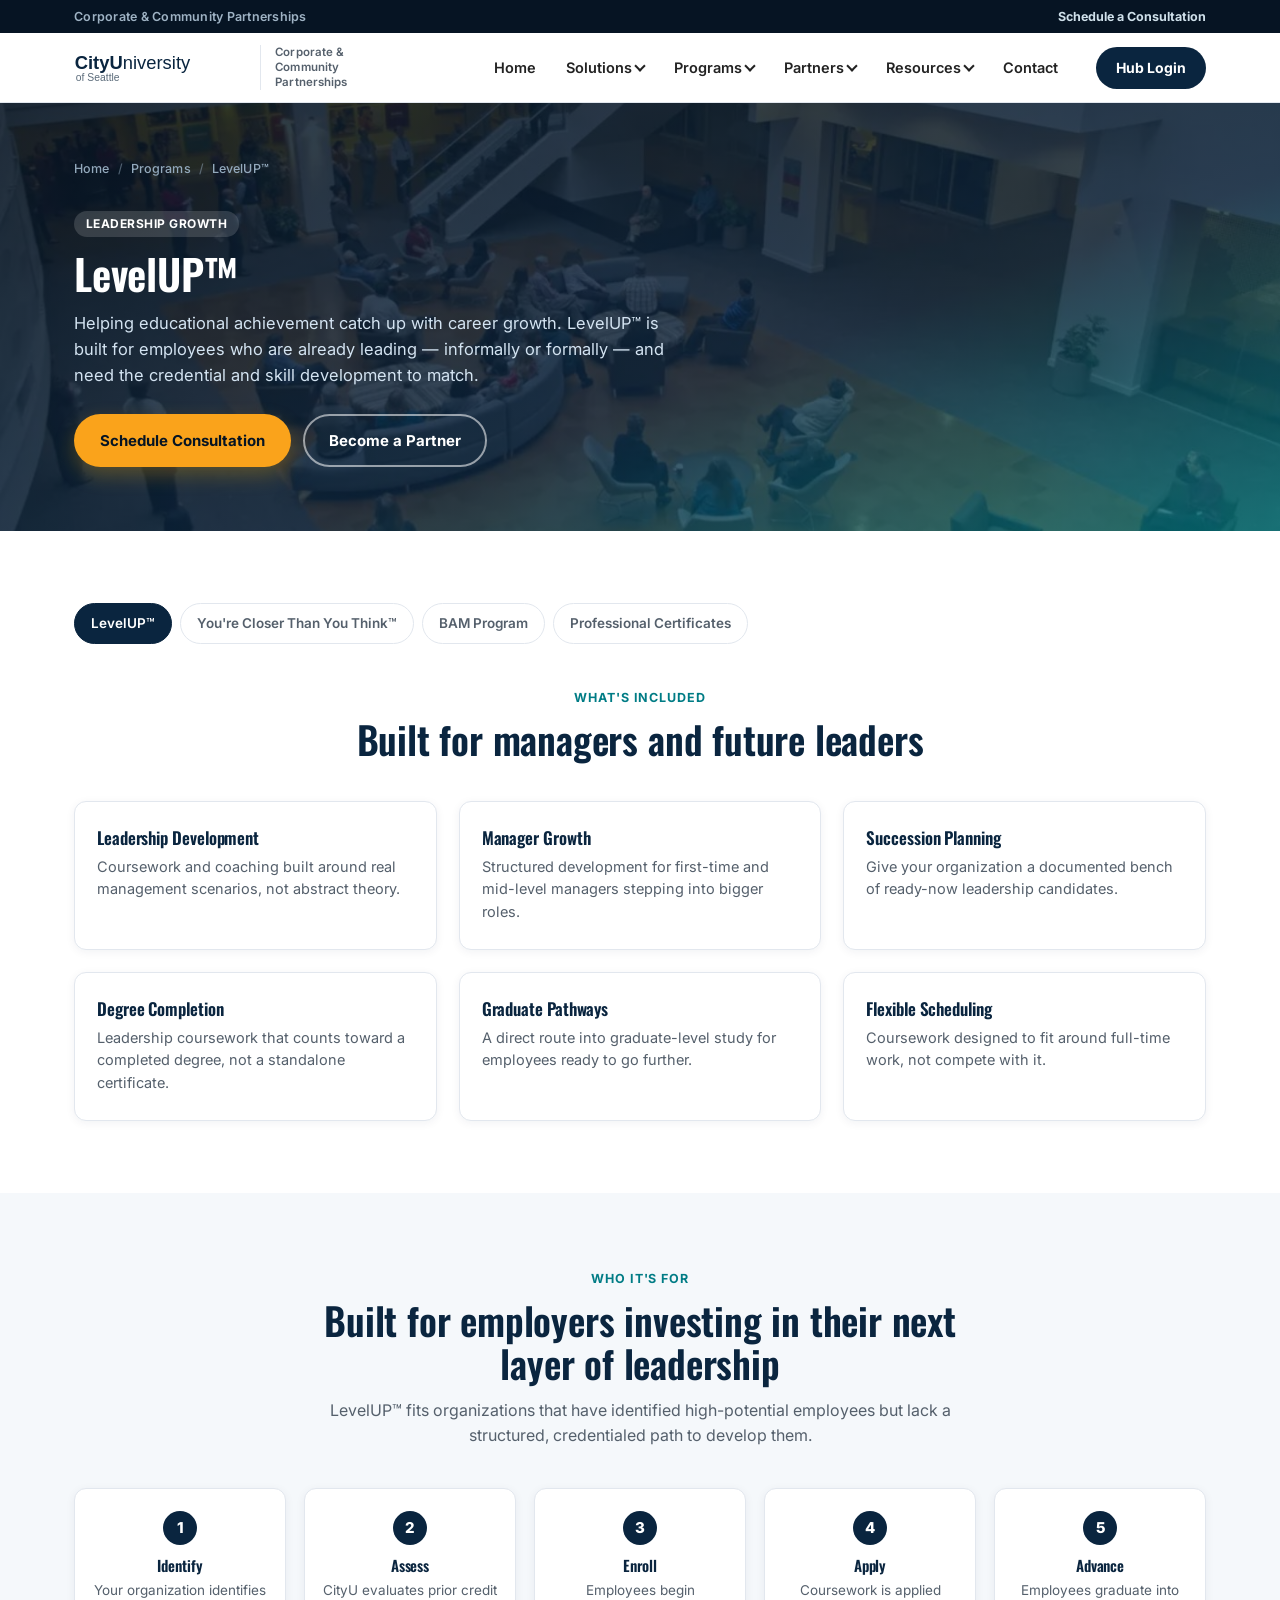
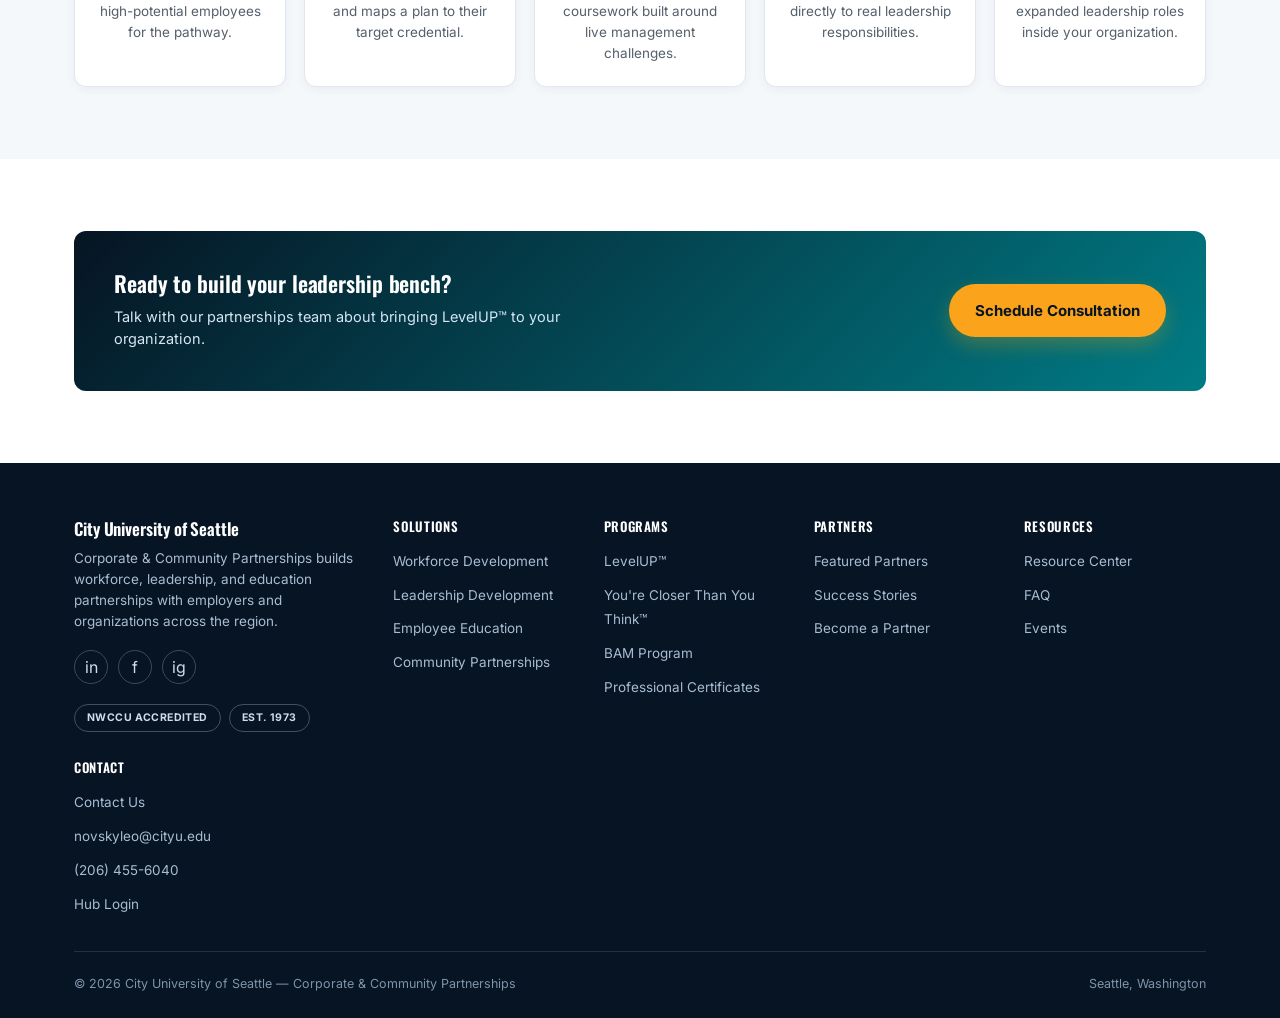
<file: programs/levelup.html>
<!DOCTYPE html>
<html lang="en">
<head>
<meta charset="UTF-8">
<meta name="viewport" content="width=device-width, initial-scale=1.0">
<title>LevelUP™ | City University of Seattle Corporate & Community Partnerships</title>
<meta name="description" content="LevelUP is City University of Seattle's leadership development and degree completion pathway for managers and future leaders.">
<link rel="preconnect" href="https://fonts.googleapis.com">
<link rel="preconnect" href="https://fonts.gstatic.com" crossorigin>
<link href="https://fonts.googleapis.com/css2?family=Inter:wght@400;500;600;700;800;900&family=Oswald:wght@400;500;600;700&display=swap" rel="stylesheet">
<link rel="stylesheet" href="../assets/styles.css">
</head>
<body>
<header>
  <div class="utility-bar">
    <div class="container utility-bar-inner">
      <span class="utility-label">Corporate & Community Partnerships</span>
      <a href="../contact.html" class="utility-link">Schedule a Consultation</a>
    </div>
  </div>
  <div class="nav-wrap">
    <a href="../index.html" class="brand">
      <img src="../assets/cityu-logo.svg" alt="City University of Seattle">
      <span class="brand-sub">Corporate &amp; Community Partnerships</span>
    </a>

    <nav class="primary-nav" id="primaryNav" aria-label="Primary">
      <ul>
        <li><a href="../index.html">Home</a></li>

        <li class="has-dropdown">
          <button class="nav-top-btn" type="button" aria-expanded="false" aria-haspopup="true">Solutions <span class="caret" aria-hidden="true"></span></button>
          <div class="dropdown">
            <a href="../workforce-solutions.html">Workforce Development</a>
            <a href="levelup.html">Leadership Development</a>
            <a href="closer-than-you-think.html">Employee Education</a>
            <a href="../workforce-solutions.html#community">Community Partnerships</a>
          </div>
        </li>

        <li class="has-dropdown">
          <button class="nav-top-btn" type="button" aria-expanded="false" aria-haspopup="true">Programs <span class="caret" aria-hidden="true"></span></button>
          <div class="dropdown">
            <a href="levelup.html">LevelUP&trade;</a>
            <a href="closer-than-you-think.html">You're Closer Than You Think&trade;</a>
            <a href="bam.html">BAM Program</a>
            <a href="certificates.html">Professional Certificates</a>
          </div>
        </li>

        <li class="has-dropdown">
          <button class="nav-top-btn" type="button" aria-expanded="false" aria-haspopup="true">Partners <span class="caret" aria-hidden="true"></span></button>
          <div class="dropdown">
            <a href="../partners.html">Featured Partners</a>
            <a href="../success-stories.html">Success Stories</a>
            <a href="../partners.html#process">Become a Partner</a>
          </div>
        </li>

        <li class="has-dropdown">
          <button class="nav-top-btn" type="button" aria-expanded="false" aria-haspopup="true">Resources <span class="caret" aria-hidden="true"></span></button>
          <div class="dropdown">
            <a href="../resources.html">Resource Center</a>
            <a href="../faq.html">FAQ</a>
            <a href="../events.html">Events</a>
          </div>
        </li>

        <li><a href="../contact.html">Contact</a></li>
      </ul>
      <a href="../dashboard.html" class="btn-hub mobile-hub">Hub Login</a>
    </nav>

    <div class="nav-right">
      <a href="../dashboard.html" class="btn-hub">Hub Login</a>
    </div>

    <button class="hamburger" id="hamburgerBtn" aria-label="Toggle navigation menu" aria-expanded="false">
      <span></span><span></span><span></span>
    </button>
  </div>
</header>
<a href="#main-content" class="skip-link">Skip to main content</a>

<main id="main-content">

<section class="page-hero">
  <div class="container">
    <div class="breadcrumb"><a href="../index.html">Home</a><span class="sep">/</span><a href="../workforce-solutions.html">Programs</a><span class="sep">/</span>LevelUP&trade;</div>
    <span class="tag">Leadership Growth</span>
    <h1>LevelUP&trade;</h1>
    <p class="lede">Helping educational achievement catch up with career growth. LevelUP&trade; is built for employees who are already leading &mdash; informally or formally &mdash; and need the credential and skill development to match.</p>
    <div class="page-hero-actions">
      <a href="../contact.html" class="btn btn-primary">Schedule Consultation</a>
      <a href="../partners.html#process" class="btn btn-outline">Become a Partner</a>
    </div>
  </div>
</section>

<section>
  <div class="container">
    <div class="subnav-pills"><a href="levelup.html" class="active">LevelUP™</a><a href="closer-than-you-think.html">You're Closer Than You Think™</a><a href="bam.html">BAM Program</a><a href="certificates.html">Professional Certificates</a></div>
    <div class="section-head">
      <span class="eyebrow">What's Included</span>
      <h2>Built for managers and future leaders</h2>
    </div>
    <div class="grid-3">
      <div class="value-card"><h3>Leadership Development</h3><p>Coursework and coaching built around real management scenarios, not abstract theory.</p></div>
      <div class="value-card"><h3>Manager Growth</h3><p>Structured development for first-time and mid-level managers stepping into bigger roles.</p></div>
      <div class="value-card"><h3>Succession Planning</h3><p>Give your organization a documented bench of ready-now leadership candidates.</p></div>
      <div class="value-card"><h3>Degree Completion</h3><p>Leadership coursework that counts toward a completed degree, not a standalone certificate.</p></div>
      <div class="value-card"><h3>Graduate Pathways</h3><p>A direct route into graduate-level study for employees ready to go further.</p></div>
      <div class="value-card"><h3>Flexible Scheduling</h3><p>Coursework designed to fit around full-time work, not compete with it.</p></div>
    </div>
  </div>
</section>

<section class="section-alt">
  <div class="container">
    <div class="section-head">
      <span class="eyebrow">Who It's For</span>
      <h2>Built for employers investing in their next layer of leadership</h2>
      <p>LevelUP&trade; fits organizations that have identified high-potential employees but lack a structured, credentialed path to develop them.</p>
    </div>
    <div class="process-track">
      <div class="process-step"><div class="process-num">1</div><h4>Identify</h4><p>Your organization identifies high-potential employees for the pathway.</p></div>
      <div class="process-step"><div class="process-num">2</div><h4>Assess</h4><p>CityU evaluates prior credit and maps a plan to their target credential.</p></div>
      <div class="process-step"><div class="process-num">3</div><h4>Enroll</h4><p>Employees begin coursework built around live management challenges.</p></div>
      <div class="process-step"><div class="process-num">4</div><h4>Apply</h4><p>Coursework is applied directly to real leadership responsibilities.</p></div>
      <div class="process-step"><div class="process-num">5</div><h4>Advance</h4><p>Employees graduate into expanded leadership roles inside your organization.</p></div>
    </div>
  </div>
</section>

<section>
  <div class="container">
    <div class="hub-banner">
      <div class="hub-banner-text">
        <h3>Ready to build your leadership bench?</h3>
        <p>Talk with our partnerships team about bringing LevelUP&trade; to your organization.</p>
      </div>
      <a href="../contact.html" class="btn btn-primary">Schedule Consultation</a>
    </div>
  </div>
</section>

</main>

<footer>
  <div class="container">
    <div class="footer-grid">
      <div class="footer-brand">
        <h4>City University of Seattle</h4>
        <p>Corporate &amp; Community Partnerships builds workforce, leadership, and education partnerships with employers and organizations across the region.</p>
        <div class="footer-social">
          <a href="#" aria-label="LinkedIn">in</a>
          <a href="#" aria-label="Facebook">f</a>
          <a href="#" aria-label="Instagram">ig</a>
        </div>
        <div class="accreditation-badges">
          <span class="accreditation-badge">NWCCU Accredited</span>
          <span class="accreditation-badge">Est. 1973</span>
        </div>
      </div>
      <div class="footer-col">
        <h5>Solutions</h5>
        <ul>
          <li><a href="../workforce-solutions.html">Workforce Development</a></li>
          <li><a href="levelup.html">Leadership Development</a></li>
          <li><a href="closer-than-you-think.html">Employee Education</a></li>
          <li><a href="../workforce-solutions.html#community">Community Partnerships</a></li>
        </ul>
      </div>
      <div class="footer-col">
        <h5>Programs</h5>
        <ul>
          <li><a href="levelup.html">LevelUP&trade;</a></li>
          <li><a href="closer-than-you-think.html">You're Closer Than You Think&trade;</a></li>
          <li><a href="bam.html">BAM Program</a></li>
          <li><a href="certificates.html">Professional Certificates</a></li>
        </ul>
      </div>
      <div class="footer-col">
        <h5>Partners</h5>
        <ul>
          <li><a href="../partners.html">Featured Partners</a></li>
          <li><a href="../success-stories.html">Success Stories</a></li>
          <li><a href="../partners.html#process">Become a Partner</a></li>
        </ul>
      </div>
      <div class="footer-col">
        <h5>Resources</h5>
        <ul>
          <li><a href="../resources.html">Resource Center</a></li>
          <li><a href="../faq.html">FAQ</a></li>
          <li><a href="../events.html">Events</a></li>
        </ul>
      </div>
      <div class="footer-col">
        <h5>Contact</h5>
        <ul>
          <li><a href="../contact.html">Contact Us</a></li>
          <li><a href="mailto:novskyleo@cityu.edu">novskyleo@cityu.edu</a></li>
          <li><a href="tel:2064556040">(206) 455-6040</a></li>
          <li><a href="../dashboard.html">Hub Login</a></li>
        </ul>
      </div>
    </div>
    <div class="footer-bottom">
      <span>&copy; <span id="year"></span> City University of Seattle &mdash; Corporate &amp; Community Partnerships</span>
      <span>Seattle, Washington</span>
    </div>
  </div>
</footer>
<script src="../assets/main.js"></script>

</body>
</html>
</file>
<file: assets/styles.css>
/* ==========================================================================
   City University of Seattle — Corporate & Community Partnerships
   ========================================================================== */

:root {
  /* CityU official brand palette (matched from cityu.edu) */
  --primary: #0a253f;
  --primary-dark: #061423;
  --secondary: #007c85;
  --accent: #faa31b;
  --ink: #222222;
  --ink-soft: #55606c;
  --line: #e2e7ee;
  --bg-alt: #f5f8fb;
  --white: #ffffff;
  --success: #1a7a4c;
  --warn-bg: #fdf3dd;
  --warn-ink: #6b4700;
  --radius: 12px;
  --shadow: 0 2px 10px rgba(10, 37, 63, 0.06);
  --shadow-lg: 0 18px 40px rgba(10, 37, 63, 0.12);
  --container: 1180px;
  --font-heading: 'Oswald', 'Inter', -apple-system, BlinkMacSystemFont, 'Segoe UI', Arial, sans-serif;
}

* { box-sizing: border-box; }

html { scroll-behavior: smooth; }

body {
  margin: 0;
  font-family: 'Inter', -apple-system, BlinkMacSystemFont, 'Segoe UI', Arial, sans-serif;
  color: var(--ink);
  background: var(--white);
  line-height: 1.55;
  -webkit-font-smoothing: antialiased;
}

img { max-width: 100%; display: block; }

a { color: inherit; text-decoration: none; }

h1, h2, h3, h4, h5 {
  margin: 0;
  line-height: 1.15;
  font-weight: 600;
  letter-spacing: -0.005em;
  font-family: var(--font-heading);
}

p { margin: 0; }

ul { margin: 0; padding: 0; list-style: none; }

button { font: inherit; cursor: pointer; }

.container {
  max-width: var(--container);
  margin: 0 auto;
  padding: 0 24px;
}

.skip-link {
  position: absolute;
  left: -999px;
  top: auto;
  background: var(--primary);
  color: #fff;
  padding: 12px 18px;
  border-radius: 8px;
  z-index: 999;
}
.skip-link:focus {
  left: 24px;
  top: 12px;
}

/* ===== Buttons ===== */
.btn {
  display: inline-flex;
  align-items: center;
  justify-content: center;
  gap: 6px;
  padding: 13px 24px;
  border-radius: 999px;
  font-weight: 700;
  font-size: 15px;
  border: 2px solid transparent;
  transition: transform 0.15s ease, box-shadow 0.15s ease, background 0.15s ease, color 0.15s ease;
  white-space: nowrap;
}
.btn:hover { transform: translateY(-1px); }
.btn-primary {
  background: var(--accent);
  color: var(--primary-dark);
  box-shadow: 0 8px 20px rgba(242, 169, 0, 0.28);
}
.btn-primary:hover { box-shadow: 0 12px 26px rgba(242, 169, 0, 0.38); }
.btn-outline {
  background: transparent;
  color: #fff;
  border-color: rgba(255, 255, 255, 0.55);
}
.btn-outline:hover { background: rgba(255, 255, 255, 0.12); border-color: #fff; }
.btn-outline-dark {
  background: transparent;
  color: var(--primary);
  border-color: var(--line);
}
.btn-outline-dark:hover { border-color: var(--primary); background: var(--bg-alt); }
.btn-hub {
  display: inline-flex;
  align-items: center;
  padding: 10px 20px;
  border-radius: 999px;
  background: var(--primary);
  color: #fff;
  font-weight: 700;
  font-size: 14px;
}
.btn-hub:hover { background: var(--secondary); }

/* ===== Header ===== */
header {
  position: sticky;
  top: 0;
  z-index: 100;
  background: rgba(255, 255, 255, 0.96);
  backdrop-filter: saturate(180%) blur(10px);
  border-bottom: 1px solid var(--line);
}
/* backdrop-filter establishes a containing block for fixed descendants —
   disable it while the full-screen mobile nav overlay is open so the
   overlay sizes itself to the viewport, not the header's own box. */
header.nav-open { backdrop-filter: none; }
.utility-bar { background: var(--primary-dark); }
.utility-bar-inner {
  display: flex;
  align-items: center;
  justify-content: space-between;
  gap: 16px;
  padding: 7px 24px;
  font-size: 12.5px;
}
.utility-label { color: #9fb3c4; font-weight: 600; letter-spacing: 0.02em; }
.utility-link { color: #cfe0ea; font-weight: 700; }
.utility-link:hover { color: #fff; }
.nav-wrap {
  max-width: var(--container);
  margin: 0 auto;
  padding: 12px 24px;
  display: flex;
  align-items: center;
  gap: 24px;
}
.brand {
  display: flex;
  align-items: center;
  gap: 12px;
  font-weight: 800;
  font-size: 15px;
  color: var(--primary);
  margin-right: auto;
}
.brand img { height: 38px; width: auto; }
.brand-sub {
  display: block;
  font-weight: 600;
  font-size: 11.5px;
  color: var(--ink-soft);
  letter-spacing: 0.01em;
  padding-left: 14px;
  border-left: 1px solid var(--line);
  line-height: 1.3;
  max-width: 130px;
}

.primary-nav { display: flex; align-items: center; gap: 4px; }
.primary-nav > ul { display: flex; align-items: center; gap: 2px; }
.primary-nav > ul > li > a,
.nav-top-btn {
  display: flex;
  align-items: center;
  gap: 4px;
  padding: 10px 14px;
  border-radius: 8px;
  font-weight: 600;
  font-size: 14.5px;
  color: var(--ink);
  background: none;
  border: none;
}
.primary-nav > ul > li > a:hover,
.nav-top-btn:hover,
.has-dropdown:hover .nav-top-btn { background: var(--bg-alt); color: var(--primary); }
.caret {
  width: 8px;
  height: 8px;
  border-right: 2px solid currentColor;
  border-bottom: 2px solid currentColor;
  transform: rotate(45deg);
  margin-top: -3px;
  transition: transform 0.15s ease;
}
.has-dropdown { position: relative; }
.has-dropdown:hover .caret,
.has-dropdown.open .caret { transform: rotate(-135deg); margin-top: 3px; }

.dropdown {
  position: absolute;
  top: 100%;
  left: 0;
  min-width: 260px;
  background: #fff;
  border: 1px solid var(--line);
  border-top: 3px solid var(--secondary);
  border-radius: var(--radius);
  box-shadow: var(--shadow-lg);
  padding: 10px;
  margin-top: 10px;
  display: none;
  flex-direction: column;
  gap: 2px;
}
/* Invisible bridge closes the gap between the button and the dropdown
   so the pointer never leaves has-dropdown's hit area while moving
   down to the menu — otherwise :hover drops and the menu closes early.
   Matches the dropdown's own width (not just the button's), since the
   panel is wider than the button that opens it. */
.has-dropdown::after {
  content: "";
  position: absolute;
  left: 0;
  top: 100%;
  width: 260px;
  height: 10px;
}
.has-dropdown:hover .dropdown,
.has-dropdown.open .dropdown,
.has-dropdown.hover-open .dropdown { display: flex; }
.dropdown a {
  padding: 11px 14px;
  border-radius: 8px;
  font-size: 14px;
  font-weight: 600;
  color: var(--ink);
  border-left: 3px solid transparent;
}
.dropdown a:hover { background: var(--bg-alt); color: var(--secondary); border-left-color: var(--secondary); }

.nav-right { display: flex; align-items: center; }
.mobile-hub { display: none; }

.hamburger {
  display: none;
  flex-direction: column;
  justify-content: center;
  gap: 5px;
  width: 40px;
  height: 40px;
  background: none;
  border: 1px solid var(--line);
  border-radius: 8px;
}
.hamburger span {
  display: block;
  width: 18px;
  height: 2px;
  margin: 0 auto;
  background: var(--ink);
  transition: transform 0.2s ease, opacity 0.2s ease;
}
.hamburger[aria-expanded="true"] span:nth-child(1) { transform: translateY(7px) rotate(45deg); }
.hamburger[aria-expanded="true"] span:nth-child(2) { opacity: 0; }
.hamburger[aria-expanded="true"] span:nth-child(3) { transform: translateY(-7px) rotate(-45deg); }

/* ===== Hero ===== */
.hero {
  position: relative;
  overflow: hidden;
  background-image: linear-gradient(160deg, rgba(6, 20, 35, 0.82), rgba(10, 37, 63, 0.74) 55%, rgba(0, 124, 133, 0.68)), url('photos/campus-hero.jpg');
  background-size: cover;
  background-position: center;
  background-repeat: no-repeat;
  color: #fff;
  padding: 88px 0 72px;
}
.hero-inner { position: relative; max-width: 760px; }
.hero-eyebrow {
  display: inline-block;
  font-size: 13px;
  font-weight: 700;
  letter-spacing: 0.06em;
  text-transform: uppercase;
  color: var(--accent);
  margin-bottom: 18px;
}
.hero h1 {
  font-size: clamp(26px, 4vw, 46px);
  margin-bottom: 18px;
}
.hero h1 .line { display: block; white-space: nowrap; }
.hero-accent { color: var(--accent); }
.hero .subhead {
  font-size: 19px;
  font-weight: 600;
  color: #dce8f5;
  margin-bottom: 14px;
}
.hero .body {
  font-size: 16.5px;
  color: #c9d9ea;
  max-width: 620px;
  margin-bottom: 34px;
}
.hero-actions { display: flex; flex-wrap: wrap; gap: 12px; }

/* ===== Trust band / KPIs ===== */
.trust-band {
  transform: translateY(-38px);
  background: #fff;
  border-radius: var(--radius);
  box-shadow: var(--shadow-lg);
  border: 1px solid var(--line);
  padding: 28px 12px;
}
.kpi-grid {
  display: grid;
  grid-template-columns: repeat(4, 1fr);
  text-align: center;
}
.kpi { padding: 8px 12px; border-right: 1px solid var(--line); }
.kpi:last-child { border-right: none; }
.kpi .num { font-size: clamp(24px, 3vw, 32px); font-weight: 800; color: var(--primary); }
.kpi .label { font-size: 13px; color: var(--ink-soft); font-weight: 600; margin-top: 4px; }

/* ===== Section scaffolding ===== */
section { padding: 72px 0; }
.section-alt { background: var(--bg-alt); }
.section-head { max-width: 640px; margin: 0 auto 40px; text-align: center; }
.section-head .eyebrow,
.eyebrow {
  display: inline-block;
  font-size: 12.5px;
  font-weight: 700;
  letter-spacing: 0.07em;
  text-transform: uppercase;
  color: var(--secondary);
  margin-bottom: 10px;
}
.section-head h2 { font-size: clamp(26px, 3.4vw, 38px); color: var(--primary); margin-bottom: 12px; }
.section-head p { color: var(--ink-soft); font-size: 16px; }
.section-cta { text-align: center; margin-top: 40px; }

/* ===== Grids & cards ===== */
.grid-2 { display: grid; grid-template-columns: repeat(2, 1fr); gap: 24px; }
.grid-3 { display: grid; grid-template-columns: repeat(3, 1fr); gap: 22px; }
.grid-4 { display: grid; grid-template-columns: repeat(4, 1fr); gap: 20px; }
.grid-5 { display: grid; grid-template-columns: repeat(5, 1fr); gap: 18px; }
.grid-6 { display: grid; grid-template-columns: repeat(6, 1fr); gap: 16px; }

.value-card, .industry-card, .resource-card {
  background: #fff;
  border: 1px solid var(--line);
  border-radius: var(--radius);
  padding: 26px 22px;
  box-shadow: var(--shadow);
}
.section-alt .value-card, .section-alt .industry-card { background: #fff; }
.value-card h3, .industry-card h3, .resource-card h3 { font-size: 17px; color: var(--primary); margin-bottom: 8px; }
.value-card p, .industry-card p, .resource-card p { color: var(--ink-soft); font-size: 14.5px; }
.value-card .res-type { margin-bottom: 10px; }

.audience-card {
  display: flex;
  flex-direction: column;
  align-items: flex-start;
  transition: transform 0.15s ease, box-shadow 0.15s ease, border-color 0.15s ease;
}
.audience-card:hover { transform: translateY(-3px); box-shadow: var(--shadow-lg); border-color: var(--secondary); }
.audience-link { display: inline-block; margin-top: 12px; font-size: 13.5px; font-weight: 700; color: var(--secondary); }
.audience-link:hover { text-decoration: underline; }

.icon-badge {
  width: 44px;
  height: 44px;
  border-radius: 10px;
  background: var(--primary);
  color: #fff;
  display: flex;
  align-items: center;
  justify-content: center;
  margin-bottom: 16px;
}
.challenge-card .icon-badge { background: var(--bg-alt); color: var(--secondary); }

.challenge-card {
  background: #fff;
  border: 1px solid var(--line);
  border-radius: var(--radius);
  padding: 20px 16px;
  display: flex;
  gap: 12px;
  align-items: flex-start;
}
.challenge-card h3 { font-size: 15px; color: var(--primary); margin-bottom: 6px; }
.challenge-card p { font-size: 13.5px; color: var(--ink-soft); }

.resource-card { display: flex; flex-direction: column; gap: 10px; align-items: flex-start; }
.res-type {
  font-size: 11.5px;
  font-weight: 700;
  letter-spacing: 0.05em;
  text-transform: uppercase;
  color: var(--secondary);
  background: var(--bg-alt);
  padding: 4px 10px;
  border-radius: 999px;
}
.resource-card .btn { margin-top: 6px; }

/* ===== Solutions (home) ===== */
.solution-card {
  background: #fff;
  border: 1px solid var(--line);
  border-radius: var(--radius);
  overflow: hidden;
  box-shadow: var(--shadow);
}
.solution-head { background: var(--primary); color: #fff; padding: 28px 26px; }
.solution-head h3 { font-size: 22px; margin: 8px 0; }
.solution-head p { color: #cfe0f0; font-size: 14.5px; }
.tag {
  display: inline-block;
  font-size: 12px;
  font-weight: 700;
  letter-spacing: 0.04em;
  text-transform: uppercase;
  background: rgba(255, 255, 255, 0.15);
  color: #fff;
  padding: 4px 12px;
  border-radius: 999px;
}
.section-alt .tag, section:not(.section-alt) .spotlight .tag { background: var(--bg-alt); color: var(--secondary); }
.solution-body { padding: 24px 26px 28px; }
.solution-body ul { margin-bottom: 20px; display: flex; flex-direction: column; gap: 9px; }
.solution-body li {
  font-size: 14.5px;
  color: var(--ink-soft);
  padding-left: 22px;
  position: relative;
}
.solution-body li::before {
  content: "";
  position: absolute;
  left: 0;
  top: 7px;
  width: 8px;
  height: 8px;
  border-radius: 50%;
  background: var(--accent);
}

/* ===== Compare table ===== */
.compare-table-wrap { margin-bottom: 32px; }
.compare-table-scroll { overflow-x: auto; border: 1px solid var(--line); border-radius: var(--radius); background: #fff; }
.compare-table { width: 100%; border-collapse: collapse; min-width: 520px; }
.compare-table caption { text-align: left; padding: 16px 20px 0; font-size: 13px; color: var(--ink-soft); }
.compare-table th, .compare-table td { text-align: left; padding: 16px 20px; font-size: 14.5px; }
.compare-table thead th {
  background: var(--primary);
  color: #fff;
  font-weight: 700;
  font-size: 13px;
  text-transform: uppercase;
  letter-spacing: 0.04em;
}
.compare-table tbody tr:not(:last-child) { border-bottom: 1px solid var(--line); }
.compare-table td.goal { color: var(--ink); font-weight: 600; }
.compare-table td.rec { color: var(--secondary); font-weight: 700; }
.compare-actions { display: flex; justify-content: center; gap: 12px; flex-wrap: wrap; }

/* ===== Process track ===== */
.process-track {
  display: grid;
  grid-template-columns: repeat(5, 1fr);
  gap: 18px;
  position: relative;
}
.process-step {
  background: #fff;
  border: 1px solid var(--line);
  border-radius: var(--radius);
  padding: 22px 16px;
  text-align: center;
  box-shadow: var(--shadow);
}
.process-num {
  width: 34px;
  height: 34px;
  margin: 0 auto 12px;
  border-radius: 50%;
  background: var(--primary);
  color: #fff;
  display: flex;
  align-items: center;
  justify-content: center;
  font-weight: 800;
  font-size: 15px;
}
.process-step h4 { font-size: 15px; color: var(--primary); margin-bottom: 6px; }
.process-step p { font-size: 13.5px; color: var(--ink-soft); }

/* ===== Logo wall ===== */
.logo-wall {
  display: grid;
  grid-template-columns: repeat(4, 1fr);
  gap: 18px;
  margin-bottom: 8px;
}
.logo-wall.grid-5 { grid-template-columns: repeat(5, 1fr); }
.logo-tile-cta {
  flex-direction: column;
  gap: 6px;
  border: 2px dashed var(--secondary);
  filter: none;
  opacity: 1;
  text-align: center;
}
.logo-tile-cta:hover { background: var(--bg-alt); filter: none; opacity: 1; }
.logo-cta-title { font-weight: 700; font-size: 13px; color: var(--primary); }
.logo-cta-arrow { font-size: 12px; font-weight: 700; color: var(--secondary); }
.logo-tile {
  background: #fff;
  border: 1px solid var(--line);
  border-radius: var(--radius);
  padding: 22px;
  display: flex;
  align-items: center;
  justify-content: center;
  min-height: 88px;
  filter: grayscale(100%);
  opacity: 0.75;
  transition: filter 0.2s ease, opacity 0.2s ease;
}
.logo-tile:hover { filter: none; opacity: 1; }
.logo-tile img { max-height: 32px; width: auto; }

/* ===== Spotlight / case study ===== */
.spotlight {
  background: #fff;
  border: 1px solid var(--line);
  border-radius: var(--radius);
  padding: 40px;
  display: grid;
  grid-template-columns: 1.6fr 1fr;
  gap: 40px;
  box-shadow: var(--shadow-lg);
}
.spotlight h3 { font-size: 24px; color: var(--primary); margin: 10px 0 4px; }
.spotlight .subtitle { color: var(--ink-soft); font-weight: 600; margin-bottom: 24px; display: block; }
.case-study-grid { display: grid; grid-template-columns: repeat(3, 1fr); gap: 20px; margin-bottom: 24px; }
.case-label {
  display: block;
  font-size: 11.5px;
  font-weight: 700;
  letter-spacing: 0.05em;
  text-transform: uppercase;
  color: var(--secondary);
  margin-bottom: 6px;
}
.case-block p { font-size: 14px; color: var(--ink-soft); }
.metric-pill {
  display: inline-flex;
  align-items: baseline;
  gap: 8px;
  background: var(--bg-alt);
  padding: 10px 18px;
  border-radius: 999px;
}
.metric-num { font-size: 20px; font-weight: 800; color: var(--primary); }
.metric-label { font-size: 13px; color: var(--ink-soft); font-weight: 600; }
.partner-flow { display: flex; flex-direction: column; justify-content: center; gap: 18px; }
.flow-row { display: flex; align-items: center; gap: 14px; }
.flow-badge {
  width: 40px;
  height: 40px;
  border-radius: 10px;
  background: var(--primary);
  color: #fff;
  font-weight: 800;
  font-size: 13px;
  display: flex;
  align-items: center;
  justify-content: center;
  flex-shrink: 0;
}
.flow-text { font-size: 14px; font-weight: 600; color: var(--ink); }

/* ===== Process outcome (folded-in funnel) ===== */
.process-outcome {
  margin-top: 40px;
  padding-top: 32px;
  border-top: 1px solid var(--line);
  text-align: center;
}
.process-outcome-label {
  display: block;
  font-size: 12.5px;
  font-weight: 700;
  letter-spacing: 0.06em;
  text-transform: uppercase;
  color: var(--secondary);
  margin-bottom: 14px;
}
.process-outcome-flow {
  display: flex;
  align-items: center;
  justify-content: center;
  flex-wrap: wrap;
  gap: 10px;
  font-size: 14.5px;
  font-weight: 700;
  color: var(--ink);
}
.process-outcome-arrow { color: var(--secondary); font-size: 15px; }
.process-outcome-impact {
  background: var(--primary);
  color: #fff;
  padding: 6px 16px;
  border-radius: 999px;
}

/* ===== FAQ ===== */
.faq-list { display: flex; flex-direction: column; gap: 10px; max-width: 760px; margin: 0 auto; }
.faq-item { background: #fff; border: 1px solid var(--line); border-radius: 10px; overflow: hidden; }
.faq-question {
  width: 100%;
  display: flex;
  align-items: center;
  justify-content: space-between;
  gap: 16px;
  background: none;
  border: none;
  padding: 18px 20px;
  text-align: left;
  font-weight: 700;
  font-size: 15px;
  color: var(--ink);
}
.faq-question:hover { color: var(--primary); }
.plus {
  position: relative;
  width: 16px;
  height: 16px;
  flex-shrink: 0;
}
.plus::before, .plus::after {
  content: "";
  position: absolute;
  background: var(--secondary);
  border-radius: 2px;
}
.plus::before { width: 16px; height: 2px; top: 7px; left: 0; }
.plus::after { width: 2px; height: 16px; top: 0; left: 7px; transition: transform 0.2s ease; }
.faq-question[aria-expanded="true"] .plus::after { transform: rotate(90deg); }
.faq-answer {
  max-height: 0;
  overflow: hidden;
  transition: max-height 0.25s ease;
}
.faq-answer-inner { padding: 0 20px 18px; color: var(--ink-soft); font-size: 14.5px; }

/* ===== Hub banner ===== */
.hub-banner {
  background: linear-gradient(135deg, var(--primary-dark), var(--secondary));
  color: #fff;
  border-radius: var(--radius);
  padding: 40px;
  display: flex;
  align-items: center;
  justify-content: space-between;
  gap: 32px;
  flex-wrap: wrap;
}
.hub-banner-text h3 { font-size: 22px; margin-bottom: 10px; }
.hub-banner-text p { color: #d6e6f4; font-size: 14.5px; max-width: 520px; }
.hub-feature-grid { display: grid; grid-template-columns: repeat(2, 1fr); gap: 8px 20px; margin-top: 18px; }
.hub-feature { display: flex; align-items: center; gap: 8px; font-size: 13.5px; color: #eaf2fa; }
.hub-feature .dot { width: 6px; height: 6px; border-radius: 50%; background: var(--accent); flex-shrink: 0; }

/* ===== Contact ===== */
.contact-wrap { display: grid; grid-template-columns: 1fr 1fr; gap: 40px; align-items: start; }
.contact-card {
  background: #fff;
  border: 1px solid var(--line);
  border-radius: var(--radius);
  padding: 30px;
  box-shadow: var(--shadow-lg);
}
.contact-avatar {
  width: 56px;
  height: 56px;
  border-radius: 50%;
  object-fit: cover;
  background: var(--primary);
  margin-bottom: 14px;
}
.contact-card h3 { font-size: 19px; color: var(--primary); }
.contact-card .role { font-weight: 600; font-size: 14px; margin-top: 4px; }
.contact-card .dept { color: var(--ink-soft); font-size: 13.5px; margin-bottom: 18px; }
.contact-detail {
  display: flex;
  align-items: center;
  gap: 10px;
  font-size: 14px;
  padding: 10px 0;
  border-top: 1px solid var(--line);
}
.contact-actions { display: flex; flex-wrap: wrap; gap: 10px; margin-top: 20px; }

/* ===== Notice banner ===== */
.notice-banner {
  display: flex;
  gap: 12px;
  align-items: flex-start;
  background: var(--warn-bg);
  border: 1px solid #f0ddab;
  border-radius: var(--radius);
  padding: 18px 20px;
  margin-bottom: 40px;
  color: var(--warn-ink);
  font-size: 14.5px;
}
.notice-banner svg { flex-shrink: 0; margin-top: 1px; }

/* ===== Page hero (interior pages) ===== */
.page-hero {
  position: relative;
  overflow: hidden;
  background-image: linear-gradient(160deg, rgba(6, 20, 35, 0.85), rgba(10, 37, 63, 0.8) 60%, rgba(0, 124, 133, 0.74)), url('photos/atrium-hero.jpg');
  background-size: cover;
  background-position: center;
  background-repeat: no-repeat;
  color: #fff;
  padding: 56px 0 64px;
}
.page-hero .container { position: relative; }
.breadcrumb { font-size: 12.5px; font-weight: 500; color: #93a9bc; margin-bottom: 18px; letter-spacing: 0.01em; }
.breadcrumb a { color: #93a9bc; font-weight: 500; }
.breadcrumb a:hover { color: #fff; }
.breadcrumb .sep { margin: 0 8px; opacity: 0.5; }
.page-hero .tag { margin: 14px 0 12px; }
.page-hero h1 { font-size: clamp(28px, 4vw, 42px); max-width: 760px; }
.page-hero .lede { font-size: 16.5px; color: #d3e3f1; max-width: 620px; margin-top: 14px; }
.page-hero-actions { display: flex; flex-wrap: wrap; gap: 12px; margin-top: 26px; }

/* ===== Subnav pills (program pages) ===== */
.subnav-pills {
  display: flex;
  flex-wrap: wrap;
  gap: 8px;
  margin-bottom: 40px;
}
.subnav-pills a {
  padding: 9px 16px;
  border-radius: 999px;
  border: 1px solid var(--line);
  font-size: 13.5px;
  font-weight: 600;
  color: var(--ink-soft);
}
.subnav-pills a:hover { border-color: var(--secondary); color: var(--secondary); }
.subnav-pills a.active { background: var(--primary); border-color: var(--primary); color: #fff; }

/* ===== Dashboard preview ===== */
.dash-shell {
  border: 1px solid var(--line);
  border-radius: var(--radius);
  overflow: hidden;
  box-shadow: var(--shadow-lg);
  margin-bottom: 32px;
}
.dash-topbar {
  background: var(--primary);
  color: #fff;
  padding: 16px 22px;
  display: flex;
  align-items: center;
  justify-content: space-between;
  font-size: 14px;
}
.dash-user { display: flex; align-items: center; gap: 10px; font-size: 13.5px; }
.dash-avatar {
  width: 30px;
  height: 30px;
  border-radius: 50%;
  background: var(--accent);
  color: var(--primary-dark);
  font-weight: 800;
  font-size: 12px;
  display: flex;
  align-items: center;
  justify-content: center;
}
.dash-body { display: grid; grid-template-columns: 220px 1fr; background: #fff; }
.dash-sidebar { border-right: 1px solid var(--line); padding: 16px 10px; display: flex; flex-direction: column; gap: 2px; }
.dash-sidebar a { padding: 10px 12px; border-radius: 8px; font-size: 14px; font-weight: 600; color: var(--ink-soft); }
.dash-sidebar a:hover { background: var(--bg-alt); }
.dash-sidebar a.active { background: var(--primary); color: #fff; }
.dash-main { padding: 26px; }
.dash-widget-grid { display: grid; grid-template-columns: repeat(3, 1fr); gap: 16px; margin-bottom: 26px; }
.dash-widget { background: var(--bg-alt); border-radius: 10px; padding: 18px; }
.w-label { font-size: 12.5px; color: var(--ink-soft); font-weight: 600; margin-bottom: 6px; }
.w-value { font-size: 24px; font-weight: 800; color: var(--primary); }
.dash-table { width: 100%; border-collapse: collapse; }
.dash-table th, .dash-table td { text-align: left; padding: 12px 10px; font-size: 14px; border-bottom: 1px solid var(--line); }
.dash-table th { color: var(--ink-soft); font-weight: 700; font-size: 12.5px; text-transform: uppercase; letter-spacing: 0.03em; }
.dash-status { padding: 4px 10px; border-radius: 999px; font-size: 12px; font-weight: 700; }
.dash-status.active { background: #e4f5ec; color: var(--success); }
.dash-status.pending { background: var(--warn-bg); color: var(--warn-ink); }

/* ===== Footer ===== */
footer { background: var(--primary-dark); color: #cfdcea; padding: 56px 0 24px; }
.footer-grid {
  display: grid;
  grid-template-columns: 1.6fr repeat(4, 1fr);
  gap: 28px;
  padding-bottom: 36px;
  border-bottom: 1px solid rgba(255, 255, 255, 0.12);
}
.footer-brand h4 { color: #fff; font-size: 17px; margin-bottom: 10px; }
.footer-brand p { font-size: 13.5px; color: #a9bcd0; }
.footer-social { display: flex; gap: 10px; margin-top: 18px; }
.footer-social a {
  width: 34px;
  height: 34px;
  border-radius: 50%;
  border: 1px solid rgba(255, 255, 255, 0.22);
  display: flex;
  align-items: center;
  justify-content: center;
  color: #cfdcea;
}
.footer-social a:hover { background: var(--secondary); border-color: var(--secondary); color: #fff; }
.accreditation-badges { display: flex; flex-wrap: wrap; gap: 8px; margin-top: 20px; }
.accreditation-badge {
  font-size: 10.5px;
  font-weight: 700;
  letter-spacing: 0.04em;
  text-transform: uppercase;
  color: #cfdcea;
  border: 1px solid rgba(255, 255, 255, 0.25);
  border-radius: 999px;
  padding: 5px 12px;
}
.footer-col h5 { color: #fff; font-size: 13px; text-transform: uppercase; letter-spacing: 0.05em; margin-bottom: 14px; }
.footer-col ul { display: flex; flex-direction: column; gap: 9px; }
.footer-col a { font-size: 13.5px; color: #a9bcd0; }
.footer-col a:hover { color: #fff; }
.footer-bottom {
  display: flex;
  justify-content: space-between;
  flex-wrap: wrap;
  gap: 8px;
  padding-top: 22px;
  font-size: 12.5px;
  color: #7f93a9;
}

/* ==========================================================================
   Responsive
   ========================================================================== */
@media (max-width: 980px) {
  .primary-nav, .nav-right { display: none; }
  .hamburger { display: flex; position: relative; z-index: 160; }

  header.nav-open .primary-nav {
    display: flex;
    flex-direction: column;
    align-items: stretch;
    position: fixed;
    top: 0;
    right: 0;
    bottom: 0;
    left: 0;
    width: 100%;
    height: 100%;
    z-index: 150;
    background: #fff;
    padding: 90px 22px 40px;
    overflow-y: auto;
    box-shadow: none;
  }
  header.nav-open .primary-nav > ul { flex-direction: column; align-items: stretch; gap: 0; }
  header.nav-open .primary-nav > ul > li { border-bottom: 1px solid var(--line); }
  header.nav-open .primary-nav > ul > li > a,
  header.nav-open .nav-top-btn {
    width: 100%;
    padding: 17px 4px;
    font-size: 17px;
    border-radius: 0;
    justify-content: space-between;
  }
  header.nav-open .dropdown {
    position: static;
    display: none;
    box-shadow: none;
    border: none;
    border-top: none;
    padding: 0 0 12px 10px;
  }
  header.nav-open .has-dropdown.open .dropdown { display: flex; }
  header.nav-open .mobile-hub { display: flex; margin-top: 24px; justify-content: center; }
  body.nav-locked { overflow: hidden; }

  .grid-4, .grid-5, .grid-6 { grid-template-columns: repeat(2, 1fr); }
  .kpi-grid { grid-template-columns: repeat(2, 1fr); row-gap: 18px; }
  .kpi:nth-child(2) { border-right: none; }
  .process-track { grid-template-columns: repeat(2, 1fr); }
  .logo-wall, .logo-wall.grid-5 { grid-template-columns: repeat(2, 1fr); }
}

@media (max-width: 860px) {
  .contact-wrap { grid-template-columns: 1fr; }
  .spotlight { grid-template-columns: 1fr; padding: 28px; }
  .hub-banner { flex-direction: column; align-items: flex-start; }
  .dash-body { grid-template-columns: 1fr; }
  .dash-sidebar { flex-direction: row; flex-wrap: wrap; border-right: none; border-bottom: 1px solid var(--line); }
  .footer-grid { grid-template-columns: repeat(2, 1fr); }
}

@media (max-width: 640px) {
  .utility-label { display: none; }
  .utility-bar-inner { justify-content: center; }
  section { padding: 52px 0; }
  .grid-2, .grid-3, .grid-4, .grid-5, .grid-6 { grid-template-columns: 1fr; }
  .kpi-grid { grid-template-columns: repeat(2, 1fr); }
  .process-track { grid-template-columns: 1fr; }
  .logo-wall, .logo-wall.grid-5 { grid-template-columns: repeat(2, 1fr); }
  .case-study-grid { grid-template-columns: 1fr; }
  .dash-widget-grid { grid-template-columns: 1fr; }
  .footer-grid { grid-template-columns: 1fr; }
  .hero { padding: 64px 0 56px; }
  .hero h1 { font-size: clamp(17px, 6.2vw, 30px); }
  .trust-band { transform: none; margin-top: 24px; }
}
</file>
